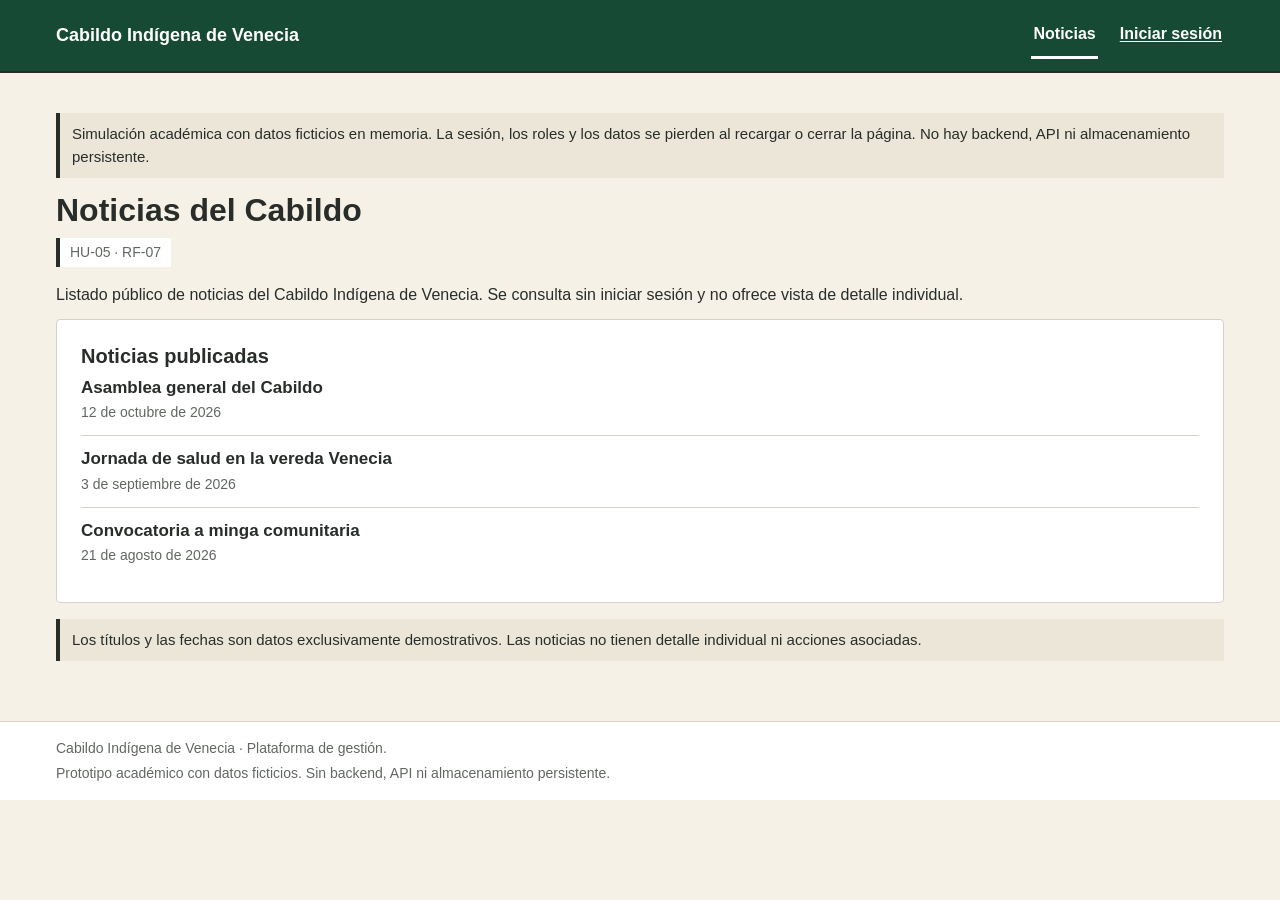
<file: index.html>
<!DOCTYPE html>
<html lang="es">
<head>
  <meta charset="utf-8">
  <meta name="viewport" content="width=device-width, initial-scale=1">
  <title>Noticias del Cabildo — Cabildo Indígena de Venecia</title>
  <meta name="description" content="Plataforma de Gestión del Cabildo Indígena de Venecia. Prototipo académico con datos ficticios, sin backend ni almacenamiento persistente.">
  <link rel="stylesheet" href="styles.css">
</head>
<body>
  <a class="salto-contenido" href="#contenido">Saltar al contenido</a>

  <header class="encabezado-sitio">
    <div class="contenedor encabezado-sitio__interior">
      <div class="identidad-sitio">
        <p class="nombre-sitio">Cabildo Indígena de Venecia</p>
      </div>
      <nav class="menu-principal" aria-label="Navegación principal">
        <ul class="menu-principal__lista" id="menu-principal"></ul>
      </nav>
      <button class="boton-secundario" type="button" id="cerrar-sesion" hidden>Cerrar sesión</button>
    </div>
  </header>

  <main id="contenido" class="contenido-principal">
    <noscript>
      <div class="contenedor">
        <p class="aviso">Esta aplicación necesita JavaScript para mostrar las vistas y permitir la navegación.</p>
      </div>
    </noscript>

    <div class="contenedor">
      <p class="aviso" role="note">Simulación académica con datos ficticios en memoria. La sesión, los roles y los datos se pierden al recargar o cerrar la página. No hay backend, API ni almacenamiento persistente.</p>
      <p class="aviso" id="aviso-ruta" role="status" hidden></p>
    </div>

    <!-- 1. Noticias públicas · #/noticias -->
    <section id="vista-noticias" data-vista="noticias" aria-labelledby="noticias-titulo" hidden>
      <div class="contenedor">
        <h1 class="titulo-pantalla" id="noticias-titulo" tabindex="-1">Noticias del Cabildo</h1>
        <p class="trazabilidad">HU-05 · RF-07</p>

        <p>Listado público de noticias del Cabildo Indígena de Venecia. Se consulta sin iniciar sesión y no ofrece vista de detalle individual.</p>

        <section class="tarjeta" id="noticias-listado" aria-labelledby="noticias-titulo-noticias">
          <h2 class="tarjeta__titulo" id="noticias-titulo-noticias">Noticias publicadas</h2>
          <ul class="lista-noticias" id="noticias-lista"></ul>
        </section>

        <section class="tarjeta" id="noticias-vacio" aria-labelledby="noticias-titulo-vacio" hidden>
          <h2 class="tarjeta__titulo" id="noticias-titulo-vacio">Estado vacío del listado</h2>
          <div class="estado-vacio">
            <p>No hay noticias publicadas.</p>
          </div>
        </section>

        <p class="aviso">Los títulos y las fechas son datos exclusivamente demostrativos. Las noticias no tienen detalle individual ni acciones asociadas.</p>
      </div>
    </section>

    <!-- 2. Iniciar sesión · #/iniciar-sesion -->
    <section id="vista-iniciar-sesion" data-vista="iniciar-sesion" aria-labelledby="iniciar-sesion-titulo" hidden>
      <div class="contenedor contenido-angosto">
        <h1 class="titulo-pantalla" id="iniciar-sesion-titulo" tabindex="-1">Iniciar sesión</h1>
        <p class="trazabilidad">HU-01 · RF-01, RF-02</p>

        <p>Acceso al área autenticada con correo y contraseña. Las cuentas son ficticias y no existe registro público ni recuperación de contraseña.</p>

        <section class="tarjeta" aria-labelledby="iniciar-sesion-form-titulo">
          <h2 class="tarjeta__titulo" id="iniciar-sesion-form-titulo">Datos de acceso</h2>
          <form class="formulario" id="iniciar-sesion-formulario" novalidate>
            <div class="campo">
              <label class="campo__etiqueta" for="iniciar-sesion-correo">Correo electrónico</label>
              <input class="campo__control" id="iniciar-sesion-correo" type="email" autocomplete="username" placeholder="nombre@ejemplo.com" aria-describedby="iniciar-sesion-error-correo">
              <p class="mensaje-error" id="iniciar-sesion-error-correo" hidden>Ingrese su correo electrónico.</p>
            </div>

            <div class="campo">
              <label class="campo__etiqueta" for="iniciar-sesion-contrasena">Contraseña</label>
              <input class="campo__control" id="iniciar-sesion-contrasena" type="password" autocomplete="current-password" aria-describedby="iniciar-sesion-error-contrasena">
              <p class="mensaje-error" id="iniciar-sesion-error-contrasena" hidden>Ingrese su contraseña.</p>
            </div>

            <p class="mensaje-error" id="iniciar-sesion-error-general" role="alert" tabindex="-1" hidden></p>

            <p class="aviso">El ingreso es simulado: la sesión vive solo en memoria y se pierde al recargar. Las cuentas son ficticias; no use credenciales reales.</p>

            <div class="acciones">
              <button class="boton-principal" type="submit">Ingresar</button>
            </div>

            <p><a href="#/noticias">Volver a noticias</a></p>
          </form>
        </section>

        <section class="tarjeta" aria-labelledby="iniciar-sesion-credenciales-titulo">
          <h2 class="tarjeta__titulo" id="iniciar-sesion-credenciales-titulo">Cuentas de demostración</h2>
          <p class="aviso">Credenciales ficticias de ejemplo. Las cuentas inactivas o bloqueadas no se muestran y no permiten el ingreso.</p>
          <dl class="resumen" id="iniciar-sesion-credenciales"></dl>
        </section>
      </div>
    </section>

    <!-- 3. Inicio autenticado · #/inicio -->
    <section id="vista-inicio" data-vista="inicio" aria-labelledby="inicio-titulo" hidden>
      <div class="contenedor">
        <h1 class="titulo-pantalla" id="inicio-titulo" tabindex="-1">Área autenticada</h1>
        <p class="trazabilidad">HU-01, HU-02 · RF-02, RF-03</p>

        <p>Punto de entrada de la zona privada. Distribuye hacia las funciones disponibles según el rol del usuario autenticado y no incluye estadísticas, indicadores ni reportes.</p>

        <p class="aviso">Sesión simulada en memoria: al recargar o cerrar la página se pierden la sesión y los cambios. El menú muestra únicamente las opciones del rol activo.</p>

        <section aria-labelledby="inicio-titulo-accesos">
          <h2 class="titulo-seccion" id="inicio-titulo-accesos">Accesos del rol activo</h2>
          <p class="aviso" id="inicio-sesion-resumen"></p>
          <p>Solo se muestra la tarjeta del rol de la sesión. Las demás tarjetas permanecen ocultas y las guardas de ruta aplican los mismos permisos.</p>

          <div class="rejilla">
            <article class="tarjeta tarjeta--rol" data-rol="miembro" aria-labelledby="inicio-rol-miembro">
              <h3 id="inicio-rol-miembro">Miembro</h3>
              <ul class="lista-accesos">
                <li>Inicio</li>
                <li><a href="#/registrar-solicitud">Registrar solicitud</a></li>
                <li><a href="#/mis-solicitudes">Mis solicitudes</a></li>
                <li><a href="#/mis-certificados">Mis certificados</a></li>
                <li><a href="#/noticias">Noticias</a></li>
              </ul>
            </article>

            <article class="tarjeta tarjeta--rol" data-rol="lider" aria-labelledby="inicio-rol-lider">
              <h3 id="inicio-rol-lider">Líder</h3>
              <ul class="lista-accesos">
                <li>Inicio</li>
                <li><a href="#/solicitudes">Todas las solicitudes</a></li>
                <li><a href="#/comuneros">Comuneros</a></li>
                <li><a href="#/crear-cuenta">Crear cuenta</a></li>
                <li><a href="#/noticias">Noticias</a></li>
              </ul>
            </article>

            <article class="tarjeta tarjeta--rol" data-rol="administrador" aria-labelledby="inicio-rol-administrador">
              <h3 id="inicio-rol-administrador">Administrador</h3>
              <ul class="lista-accesos">
                <li>Inicio</li>
                <li><a href="#/solicitudes">Todas las solicitudes</a></li>
                <li><a href="#/comuneros">Comuneros</a></li>
                <li><a href="#/cuentas">Cuentas de usuario</a></li>
                <li><a href="#/noticias">Noticias</a></li>
              </ul>
            </article>
          </div>

          <p class="aviso">La tarjeta visible corresponde al rol de la sesión. El menú, las guardas de ruta y las tablas filtradas usan la misma información de la sesión en memoria.</p>
        </section>

        <section aria-labelledby="inicio-titulo-alcance">
          <h2 class="titulo-seccion" id="inicio-titulo-alcance">Alcance de esta vista</h2>
          <p class="aviso">Sin estadísticas, indicadores ni reportes. Tampoco incluye administración de sesiones ni cambios de estado de las cuentas.</p>
        </section>
      </div>
    </section>

    <!-- 4. Registrar solicitud · #/registrar-solicitud -->
    <section id="vista-registrar-solicitud" data-vista="registrar-solicitud" aria-labelledby="registrar-solicitud-titulo" hidden>
      <div class="contenedor contenido-angosto">
        <h1 class="titulo-pantalla" id="registrar-solicitud-titulo" tabindex="-1">Registrar solicitud</h1>
        <p class="trazabilidad">HU-06 · RF-02, RF-08, RF-09</p>

        <p>El tipo de trámite es obligatorio y las observaciones son opcionales. La solicitud queda asociada al comunero del miembro autenticado.</p>

        <section class="tarjeta" aria-labelledby="registrar-solicitud-form-titulo">
          <h2 class="tarjeta__titulo" id="registrar-solicitud-form-titulo">Datos de la solicitud</h2>
          <form class="formulario" id="registrar-solicitud-formulario" novalidate>
            <div class="campo">
              <label class="campo__etiqueta" for="registrar-solicitud-tipo-tramite">Tipo de trámite</label>
              <input class="campo__control" id="registrar-solicitud-tipo-tramite" type="text" autocomplete="off" aria-describedby="registrar-solicitud-ayuda-tramite registrar-solicitud-error-tramite">
              <p class="campo__ayuda" id="registrar-solicitud-ayuda-tramite">Texto libre. No existe un catálogo de tipos.</p>
              <p class="mensaje-error" id="registrar-solicitud-error-tramite" hidden>Ingrese el tipo de trámite.</p>
            </div>

            <div class="campo">
              <label class="campo__etiqueta" for="registrar-solicitud-observaciones">Observaciones (opcional)</label>
              <textarea class="campo__control area-texto" id="registrar-solicitud-observaciones" rows="4" aria-describedby="registrar-solicitud-ayuda-observaciones"></textarea>
              <p class="campo__ayuda" id="registrar-solicitud-ayuda-observaciones">Puede ampliar la información de la solicitud.</p>
            </div>

            <p class="aviso">La fecha y el estado «pendiente» se asignan automáticamente al registrar. La solicitud se guarda solo en memoria: al recargar la página se descarta y se restaura la semilla de ejemplo.</p>

            <div class="acciones">
              <button class="boton-principal" id="registrar-solicitud-boton" type="submit">Registrar solicitud</button>
            </div>
          </form>
        </section>

        <section class="tarjeta" id="registrar-solicitud-confirmacion" aria-labelledby="registrar-solicitud-titulo-confirmacion" hidden>
          <h2 class="tarjeta__titulo" id="registrar-solicitud-titulo-confirmacion" tabindex="-1">Solicitud registrada</h2>
          <p class="mensaje-exito" role="status">La solicitud se registró correctamente.</p>
          <dl class="resumen">
            <div class="resumen__fila">
              <dt>Tipo de trámite</dt>
              <dd id="registrar-solicitud-resumen-tipo"></dd>
            </div>
            <div class="resumen__fila">
              <dt>Fecha</dt>
              <dd id="registrar-solicitud-resumen-fecha"></dd>
            </div>
            <div class="resumen__fila">
              <dt>Estado</dt>
              <dd id="registrar-solicitud-resumen-estado"></dd>
            </div>
          </dl>
          <p><a href="#/mis-solicitudes">Consultar mis solicitudes</a></p>
        </section>
      </div>
    </section>

    <!-- 5. Mis solicitudes · #/mis-solicitudes -->
    <section id="vista-mis-solicitudes" data-vista="mis-solicitudes" aria-labelledby="mis-solicitudes-titulo" hidden>
      <div class="contenedor">
        <h1 class="titulo-pantalla" id="mis-solicitudes-titulo" tabindex="-1">Mis solicitudes</h1>
        <p class="trazabilidad">HU-07 · RF-09</p>

        <p>Solo las solicitudes del miembro autenticado, con tipo, fecha, estado y observaciones. No hay acciones de edición ni eliminación.</p>

        <section class="tarjeta" id="mis-solicitudes-listado" aria-labelledby="mis-solicitudes-titulo-listado">
          <h2 class="tarjeta__titulo" id="mis-solicitudes-titulo-listado">Solicitudes registradas</h2>

          <table class="tabla-datos" role="table">
            <caption class="tabla-datos__leyenda">Datos de ejemplo con fines demostrativos.</caption>
            <thead role="rowgroup">
              <tr role="row">
                <th scope="col" role="columnheader">Tipo de trámite</th>
                <th scope="col" role="columnheader">Fecha</th>
                <th scope="col" role="columnheader">Estado</th>
                <th scope="col" role="columnheader">Observaciones</th>
              </tr>
            </thead>
            <tbody role="rowgroup" id="mis-solicitudes-cuerpo"></tbody>
          </table>

          <p>Los tipos de trámite son textos libres de ejemplo, no un catálogo oficial ni opciones obligatorias.</p>
          <p><a href="#/registrar-solicitud">Registrar una solicitud</a></p>
        </section>

        <section class="tarjeta" id="mis-solicitudes-vacio" aria-labelledby="mis-solicitudes-titulo-vacio" hidden>
          <h2 class="tarjeta__titulo" id="mis-solicitudes-titulo-vacio">Estado vacío del listado</h2>
          <div class="estado-vacio">
            <p>No tiene solicitudes registradas.</p>
          </div>
        </section>
      </div>
    </section>

    <!-- 6. Mis certificados · #/mis-certificados -->
    <section id="vista-mis-certificados" data-vista="mis-certificados" aria-labelledby="mis-certificados-titulo" hidden>
      <div class="contenedor">
        <h1 class="titulo-pantalla" id="mis-certificados-titulo" tabindex="-1">Mis certificados</h1>
        <p class="trazabilidad">HU-08 · RF-10</p>

        <p>Consulta de solo lectura de los certificados del miembro autenticado. No se abren, descargan, imprimen, generan ni validan individualmente.</p>

        <section class="tarjeta" id="mis-certificados-listado" aria-labelledby="mis-certificados-titulo-listado">
          <h2 class="tarjeta__titulo" id="mis-certificados-titulo-listado">Certificados registrados</h2>

          <table class="tabla-datos" role="table">
            <caption class="tabla-datos__leyenda">Datos de ejemplo con fines demostrativos.</caption>
            <thead role="rowgroup">
              <tr role="row">
                <th scope="col" role="columnheader">Código de validación</th>
                <th scope="col" role="columnheader">Fecha de generación</th>
                <th scope="col" role="columnheader">Estado</th>
                <th scope="col" role="columnheader">Tipo de solicitud</th>
              </tr>
            </thead>
            <tbody role="rowgroup" id="mis-certificados-cuerpo"></tbody>
          </table>

          <p>El tipo de solicitud proviene de la solicitud asociada al certificado; no es un campo propio del certificado. Los códigos son datos de ejemplo.</p>
        </section>

        <section class="tarjeta" id="mis-certificados-vacio" aria-labelledby="mis-certificados-titulo-vacio" hidden>
          <h2 class="tarjeta__titulo" id="mis-certificados-titulo-vacio">Estado vacío del listado</h2>
          <div class="estado-vacio">
            <p>No tiene certificados registrados.</p>
          </div>
        </section>
      </div>
    </section>

    <!-- 7. Todas las solicitudes · #/solicitudes -->
    <section id="vista-solicitudes" data-vista="solicitudes" aria-labelledby="solicitudes-titulo" hidden>
      <div class="contenedor">
        <h1 class="titulo-pantalla" id="solicitudes-titulo" tabindex="-1">Todas las solicitudes</h1>
        <p class="trazabilidad">HU-09 · RF-02, RF-11, RF-12</p>

        <p>Consulta de las solicitudes de todos los comuneros, con comunero, tipo de trámite, fecha, estado y observaciones. El Administrador también puede consultar esta vista y cambiar el estado, según HU-09.</p>

        <section class="tarjeta" id="solicitudes-listado" aria-labelledby="solicitudes-titulo-listado">
          <h2 class="tarjeta__titulo" id="solicitudes-titulo-listado">Solicitudes registradas</h2>

          <table class="tabla-datos" role="table">
            <caption class="tabla-datos__leyenda">Datos de ejemplo con fines demostrativos.</caption>
            <thead role="rowgroup">
              <tr role="row">
                <th scope="col" role="columnheader">Comunero</th>
                <th scope="col" role="columnheader">Trámite y observaciones</th>
                <th scope="col" role="columnheader">Fecha</th>
                <th scope="col" role="columnheader">Estado</th>
                <th scope="col" role="columnheader">Cambiar estado</th>
              </tr>
            </thead>
            <tbody role="rowgroup" id="solicitudes-cuerpo"></tbody>
          </table>

          <p class="aviso">El selector propone un nuevo estado; el cambio se aplica solo al confirmar. No hay edición ni eliminación de solicitudes.</p>
          <p>Estados disponibles: pendiente, en revisión, aprobada, rechazada y completada. No se definen transiciones obligatorias entre ellos.</p>
        </section>

        <section class="tarjeta" id="solicitudes-confirmacion" aria-labelledby="solicitudes-titulo-confirmacion" hidden>
          <h2 class="tarjeta__titulo" id="solicitudes-titulo-confirmacion" tabindex="-1">Confirmación del cambio de estado</h2>
          <p id="solicitudes-confirmacion-pregunta">¿Confirma cambiar el estado de la solicitud?</p>
          <p class="mensaje-exito" id="solicitudes-confirmacion-exito" role="status" tabindex="-1" hidden>Estado actualizado.</p>
          <dl class="resumen">
            <div class="resumen__fila">
              <dt>Estado anterior</dt>
              <dd id="solicitudes-confirmacion-anterior"></dd>
            </div>
            <div class="resumen__fila">
              <dt>Estado actualizado</dt>
              <dd id="solicitudes-confirmacion-nueva"></dd>
            </div>
          </dl>
          <div class="acciones" id="solicitudes-confirmacion-acciones">
            <button class="boton-principal" id="solicitudes-confirmar" type="button">Confirmar</button>
            <button class="boton-secundario" id="solicitudes-cancelar" type="button">Cancelar</button>
          </div>
        </section>

        <section class="tarjeta" id="solicitudes-vacio" aria-labelledby="solicitudes-titulo-vacio" hidden>
          <h2 class="tarjeta__titulo" id="solicitudes-titulo-vacio">Estado vacío del listado</h2>
          <div class="estado-vacio">
            <p>No hay solicitudes registradas.</p>
          </div>
        </section>
      </div>
    </section>

    <!-- 8. Comuneros · #/comuneros -->
    <section id="vista-comuneros" data-vista="comuneros" aria-labelledby="comuneros-titulo" hidden>
      <div class="contenedor">
        <h1 class="titulo-pantalla" id="comuneros-titulo" tabindex="-1">Comuneros</h1>
        <p class="trazabilidad">HU-10 · RF-13</p>

        <p>Registro del censo. Esta vista permite comprobar el resultado del registro de un comunero y no ofrece edición ni eliminación. El Administrador también puede registrar comuneros, según HU-10.</p>

        <section class="tarjeta" id="comuneros-listado" aria-labelledby="comuneros-titulo-listado">
          <h2 class="tarjeta__titulo" id="comuneros-titulo-listado">Comuneros registrados</h2>

          <table class="tabla-datos" role="table">
            <caption class="tabla-datos__leyenda">Datos de ejemplo con fines demostrativos.</caption>
            <thead role="rowgroup">
              <tr role="row">
                <th scope="col" role="columnheader">Documento</th>
                <th scope="col" role="columnheader">Comunero</th>
                <th scope="col" role="columnheader">Sexo</th>
                <th scope="col" role="columnheader">Familia</th>
                <th scope="col" role="columnheader">Teléfono</th>
              </tr>
            </thead>
            <tbody role="rowgroup" id="comuneros-cuerpo"></tbody>
          </table>

          <p class="aviso">La familia es opcional: si se asigna una, debe existir previamente. Las familias de ejemplo son datos demostrativos y no se crean ni se editan desde esta vista.</p>

          <p><a class="boton-principal" href="#/registrar-comunero">Registrar comunero</a></p>
          <p class="campo__ayuda">El registro se realiza en dos pasos: datos del comunero y ficha censal. Solo al completar ambos pasos y confirmar, el comunero aparecería en este listado.</p>
        </section>

        <section class="tarjeta" id="comuneros-vacio" aria-labelledby="comuneros-titulo-vacio" hidden>
          <h2 class="tarjeta__titulo" id="comuneros-titulo-vacio">Estado vacío del listado</h2>
          <div class="estado-vacio">
            <p>No hay comuneros registrados.</p>
          </div>
        </section>
      </div>
    </section>

    <!-- 9. Registrar comunero · #/registrar-comunero -->
    <section id="vista-registrar-comunero" data-vista="registrar-comunero" aria-labelledby="registrar-comunero-titulo" hidden>
      <div class="contenedor contenido-angosto">
        <h1 class="titulo-pantalla" id="registrar-comunero-titulo" tabindex="-1">Registrar comunero</h1>
        <p class="trazabilidad">HU-10 · RF-13</p>

        <ol class="pasos" aria-label="Pasos del registro del comunero">
          <li class="pasos__item pasos__item--actual" aria-current="step"><span class="pasos__numero">1</span> Datos del comunero (paso actual)</li>
          <li class="pasos__item"><span class="pasos__numero">2</span> Ficha censal</li>
        </ol>

        <p>El registro se compone de dos pasos consecutivos. Documento, nombres, apellidos, fecha de nacimiento y sexo son obligatorios; el teléfono y la familia son opcionales. El Administrador también puede registrar comuneros, según HU-10.</p>

        <p class="aviso">El comunero no se guarda ni aparece en el listado hasta completar la ficha censal del paso 2 y confirmar el registro. En este bloque no se guarda ningún borrador y «Continuar» permanece deshabilitado: la ficha censal se habilitará en el Bloque 4.</p>

        <section class="tarjeta" aria-labelledby="registrar-comunero-form-titulo">
          <h2 class="tarjeta__titulo" id="registrar-comunero-form-titulo">Paso 1 · Datos del comunero</h2>
          <form class="formulario" novalidate>
            <div class="campo">
              <label class="campo__etiqueta" for="registrar-comunero-documento">Documento</label>
              <input class="campo__control" id="registrar-comunero-documento" type="text" autocomplete="off" aria-describedby="registrar-comunero-ayuda-documento registrar-comunero-error-documento">
              <p class="campo__ayuda" id="registrar-comunero-ayuda-documento">Debe ser único: no puede repetirse en otro comunero.</p>
              <p class="mensaje-error" id="registrar-comunero-error-documento" hidden>El documento ya está registrado para otro comunero.</p>
            </div>

            <div class="campo">
              <label class="campo__etiqueta" for="registrar-comunero-nombres">Nombres</label>
              <input class="campo__control" id="registrar-comunero-nombres" type="text" autocomplete="off" aria-describedby="registrar-comunero-error-nombres">
              <p class="mensaje-error" id="registrar-comunero-error-nombres" hidden>Ingrese los nombres del comunero.</p>
            </div>

            <div class="campo">
              <label class="campo__etiqueta" for="registrar-comunero-apellidos">Apellidos</label>
              <input class="campo__control" id="registrar-comunero-apellidos" type="text" autocomplete="off">
            </div>

            <div class="campo">
              <label class="campo__etiqueta" for="registrar-comunero-fecha-nacimiento">Fecha de nacimiento</label>
              <input class="campo__control" id="registrar-comunero-fecha-nacimiento" type="date">
            </div>

            <div class="campo">
              <label class="campo__etiqueta" for="registrar-comunero-sexo">Sexo</label>
              <select class="campo__control" id="registrar-comunero-sexo" aria-describedby="registrar-comunero-ayuda-sexo">
                <option value="" selected>Seleccione una opción</option>
                <option value="femenino">Femenino</option>
                <option value="masculino">Masculino</option>
                <option value="otro">Otro</option>
                <option value="no especifica">No especifica</option>
              </select>
              <p class="campo__ayuda" id="registrar-comunero-ayuda-sexo">Valores de referencia del esquema documental.</p>
            </div>

            <div class="campo">
              <label class="campo__etiqueta" for="registrar-comunero-telefono">Teléfono (opcional)</label>
              <input class="campo__control" id="registrar-comunero-telefono" type="tel" autocomplete="off">
            </div>

            <div class="campo">
              <label class="campo__etiqueta" for="registrar-comunero-familia">Familia (opcional)</label>
              <select class="campo__control" id="registrar-comunero-familia" aria-describedby="registrar-comunero-ayuda-familia">
                <option value="" selected>Sin familia asignada</option>
              </select>
              <p class="campo__ayuda" id="registrar-comunero-ayuda-familia">Solo familias existentes. No se crean ni se editan familias desde la plataforma. Las familias listadas son datos de ejemplo.</p>
            </div>

            <p class="aviso">Este registro no crea una cuenta de acceso: la creación de cuentas corresponde a otra función. Los campos no validan ni guardan los datos en este bloque.</p>

            <p class="aviso">Función pendiente para el Bloque 4: el paso 2 y la validación del borrador censal todavía no están implementados. No es posible avanzar a una ficha ficticia.</p>

            <div class="acciones">
              <button class="boton-principal" type="button" disabled>Continuar a la ficha censal</button>
              <a class="boton-secundario" href="#/comuneros">Cancelar</a>
            </div>
          </form>
        </section>
      </div>
    </section>

    <!-- 10. Ficha censal · #/ficha-censal -->
    <section id="vista-ficha-censal" data-vista="ficha-censal" aria-labelledby="ficha-censal-titulo" hidden>
      <div class="contenedor contenido-angosto">
        <h1 class="titulo-pantalla" id="ficha-censal-titulo" tabindex="-1">Ficha censal</h1>
        <p class="trazabilidad">HU-10 · RF-14</p>

        <ol class="pasos" aria-label="Pasos del registro del comunero">
          <li class="pasos__item pasos__item--completado"><span class="pasos__numero">1</span> Datos del comunero (completado)</li>
          <li class="pasos__item pasos__item--actual" aria-current="step"><span class="pasos__numero">2</span> Ficha censal (paso actual)</li>
        </ol>

        <p>Segundo y último paso del registro. La ficha censal queda asociada al comunero del paso 1 y no es un módulo independiente del menú. El Administrador también puede registrar comuneros, según HU-10.</p>

        <section class="tarjeta" aria-labelledby="ficha-censal-titulo-resumen">
          <h2 class="tarjeta__titulo" id="ficha-censal-titulo-resumen">Comunero del paso 1</h2>
          <p class="aviso">Datos ficticios de ejemplo: en el Bloque 1 no existe un borrador guardado, así que estos valores no provienen de un formulario completado.</p>

          <dl class="resumen">
            <div class="resumen__fila">
              <dt>Documento</dt>
              <dd>1.045.223.111</dd>
            </div>
            <div class="resumen__fila">
              <dt>Nombres</dt>
              <dd>Ana</dd>
            </div>
            <div class="resumen__fila">
              <dt>Apellidos</dt>
              <dd>Benavides</dd>
            </div>
            <div class="resumen__fila">
              <dt>Fecha de nacimiento</dt>
              <dd>12 de marzo de 1990</dd>
            </div>
            <div class="resumen__fila">
              <dt>Sexo</dt>
              <dd>Femenino</dd>
            </div>
            <div class="resumen__fila">
              <dt>Teléfono</dt>
              <dd>300 123 4567</dd>
            </div>
            <div class="resumen__fila">
              <dt>Familia</dt>
              <dd>Familia Amaru</dd>
            </div>
          </dl>
        </section>

        <section class="tarjeta" aria-labelledby="ficha-censal-form-titulo">
          <h2 class="tarjeta__titulo" id="ficha-censal-form-titulo">Paso 2 · Ficha censal</h2>
          <form class="formulario" novalidate>
            <div class="campo">
              <label class="campo__etiqueta" for="ficha-censal-nivel-educativo">Nivel educativo</label>
              <input class="campo__control" id="ficha-censal-nivel-educativo" type="text" autocomplete="off" aria-describedby="ficha-censal-ayuda-nivel">
              <p class="campo__ayuda" id="ficha-censal-ayuda-nivel">Texto libre. No hay un catálogo de niveles definido en los requisitos.</p>
            </div>

            <div class="campo">
              <label class="campo__etiqueta" for="ficha-censal-ocupacion">Ocupación</label>
              <input class="campo__control" id="ficha-censal-ocupacion" type="text" autocomplete="off" aria-describedby="ficha-censal-ayuda-ocupacion">
              <p class="campo__ayuda" id="ficha-censal-ayuda-ocupacion">Texto libre.</p>
            </div>

            <div class="campo">
              <label class="campo__etiqueta" for="ficha-censal-observaciones">Observaciones (opcional)</label>
              <textarea class="campo__control area-texto" id="ficha-censal-observaciones" rows="4"></textarea>
            </div>

            <div class="campo">
              <p class="campo__etiqueta">Fecha de registro</p>
              <p class="campo__ayuda">Se asigna automáticamente al confirmar el registro. No es un campo editable.</p>
            </div>

            <p class="aviso">El comunero se incorporará al listado solo cuando el proceso sea funcional y se confirme el registro. La ficha censal se habilitará en el Bloque 4: confirmar no guarda datos y cancelar no modifica el listado.</p>

            <div class="acciones">
              <button class="boton-principal" type="button" data-pendiente="bloque-4">Confirmar registro completo</button>
              <a class="boton-secundario" href="#/registrar-comunero">Volver al paso 1</a>
              <a class="boton-secundario" href="#/comuneros">Cancelar</a>
            </div>
          </form>
        </section>

        <section class="tarjeta" id="ficha-censal-confirmacion" aria-labelledby="ficha-censal-titulo-confirmacion" hidden>
          <h2 class="tarjeta__titulo" id="ficha-censal-titulo-confirmacion">Confirmación del registro</h2>
          <p class="mensaje-exito" role="status">Comunero registrado.</p>
          <dl class="resumen">
            <div class="resumen__fila">
              <dt>Comunero</dt>
              <dd>Ana Benavides</dd>
            </div>
            <div class="resumen__fila">
              <dt>Documento</dt>
              <dd>1.045.223.111</dd>
            </div>
            <div class="resumen__fila">
              <dt>Ficha censal</dt>
              <dd>Asociada al comunero registrado</dd>
            </div>
          </dl>
        </section>
      </div>
    </section>

    <!-- 11. Crear cuenta de acceso · #/crear-cuenta -->
    <section id="vista-crear-cuenta" data-vista="crear-cuenta" aria-labelledby="crear-cuenta-titulo" hidden>
      <div class="contenedor contenido-angosto">
        <h1 class="titulo-pantalla" id="crear-cuenta-titulo" tabindex="-1">Crear cuenta de acceso</h1>
        <p class="trazabilidad">HU-03 · RF-04</p>

        <p>El Líder crea la cuenta de un comunero ya registrado que todavía no tenga una. El rol Miembro se asigna automáticamente y no existe registro público ni recuperación de contraseña.</p>

        <p class="aviso">El rol no se elige: la cuenta se crea siempre como Miembro. La creación de cuentas se habilitará en el Bloque 3.</p>

        <section class="tarjeta" id="crear-cuenta-formulario" aria-labelledby="crear-cuenta-form-titulo">
          <h2 class="tarjeta__titulo" id="crear-cuenta-form-titulo">Datos de la cuenta</h2>
          <form class="formulario" novalidate>
            <div class="campo">
              <label class="campo__etiqueta" for="crear-cuenta-comunero">Comunero</label>
              <select class="campo__control" id="crear-cuenta-comunero" aria-describedby="crear-cuenta-ayuda-comunero crear-cuenta-error-comunero">
                <option value="" selected>Seleccione un comunero</option>
              </select>
              <p class="campo__ayuda" id="crear-cuenta-ayuda-comunero">Solo aparecen comuneros registrados que aún no tienen cuenta. Los datos son de ejemplo.</p>
              <p class="mensaje-error" id="crear-cuenta-error-comunero" hidden>Este comunero ya tiene una cuenta de acceso. Seleccione un comunero sin cuenta.</p>
            </div>

            <div class="campo">
              <label class="campo__etiqueta" for="crear-cuenta-correo">Correo electrónico</label>
              <input class="campo__control" id="crear-cuenta-correo" type="email" autocomplete="off" aria-describedby="crear-cuenta-ayuda-correo crear-cuenta-error-formato crear-cuenta-error-repetido">
              <p class="campo__ayuda" id="crear-cuenta-ayuda-correo">Debe tener formato de correo y no estar asociado a otra cuenta. Ejemplo: nombre@ejemplo.com.</p>
              <p class="mensaje-error" id="crear-cuenta-error-formato" hidden>Ingrese un correo con formato válido, por ejemplo nombre@ejemplo.com.</p>
              <p class="mensaje-error" id="crear-cuenta-error-repetido" hidden>Ese correo ya está asociado a otra cuenta.</p>
            </div>

            <div class="campo">
              <label class="campo__etiqueta" for="crear-cuenta-contrasena">Contraseña</label>
              <input class="campo__control" id="crear-cuenta-contrasena" type="password" autocomplete="new-password" aria-describedby="crear-cuenta-ayuda-contrasena">
              <p class="campo__ayuda" id="crear-cuenta-ayuda-contrasena">Credencial ficticia: no se valida ni se almacena.</p>
            </div>

            <div class="campo">
              <p class="campo__etiqueta">Rol asignado automáticamente</p>
              <p><span class="etiqueta-rol">Miembro</span></p>
              <p class="campo__ayuda">No existe un selector de rol en esta vista.</p>
            </div>

            <p class="aviso">Función pendiente para el Bloque 3: este control no crea la cuenta ni guarda los datos. La confirmación permanece oculta hasta que el registro sea funcional.</p>

            <div class="acciones">
              <button class="boton-principal" type="button" data-pendiente="bloque-3">Crear cuenta</button>
              <a class="boton-secundario" href="#/comuneros">Volver a comuneros</a>
            </div>
          </form>
        </section>

        <section class="tarjeta" id="crear-cuenta-confirmacion" aria-labelledby="crear-cuenta-titulo-confirmacion" hidden>
          <h2 class="tarjeta__titulo" id="crear-cuenta-titulo-confirmacion">Cuenta creada</h2>
          <p class="mensaje-exito" role="status">Cuenta creada.</p>
          <dl class="resumen">
            <div class="resumen__fila">
              <dt>Comunero</dt>
              <dd>Ana Benavides</dd>
            </div>
            <div class="resumen__fila">
              <dt>Correo</dt>
              <dd>ana@cabildo.ejemplo</dd>
            </div>
            <div class="resumen__fila">
              <dt>Rol</dt>
              <dd><span class="etiqueta-rol">Miembro</span></dd>
            </div>
          </dl>
        </section>

        <section class="tarjeta" id="crear-cuenta-vacio" aria-labelledby="crear-cuenta-titulo-vacio" hidden>
          <h2 class="tarjeta__titulo" id="crear-cuenta-titulo-vacio">Sin comuneros disponibles</h2>
          <div class="estado-vacio">
            <p>No hay comuneros registrados sin cuenta.</p>
          </div>
        </section>
      </div>
    </section>

    <!-- 12. Cuentas de usuario · #/cuentas -->
    <section id="vista-cuentas" data-vista="cuentas" aria-labelledby="cuentas-titulo" hidden>
      <div class="contenedor">
        <h1 class="titulo-pantalla" id="cuentas-titulo" tabindex="-1">Cuentas de usuario</h1>
        <p class="trazabilidad">HU-04 · RF-05, RF-06</p>

        <p>Consulta de las cuentas con su correo, rol y estado. Solo el Administrador cambia roles; el Líder no accede a esta vista ni puede asignarlos. No se activan, desactivan ni bloquean cuentas.</p>

        <section class="tarjeta" id="cuentas-listado" aria-labelledby="cuentas-titulo-listado">
          <h2 class="tarjeta__titulo" id="cuentas-titulo-listado">Cuentas registradas</h2>

          <table class="tabla-datos" role="table">
            <caption class="tabla-datos__leyenda">Datos de ejemplo con fines demostrativos.</caption>
            <thead role="rowgroup">
              <tr role="row">
                <th scope="col" role="columnheader">Correo</th>
                <th scope="col" role="columnheader">Rol</th>
                <th scope="col" role="columnheader">Estado</th>
                <th scope="col" role="columnheader">Cambiar rol</th>
              </tr>
            </thead>
            <tbody role="rowgroup" id="cuentas-cuerpo"></tbody>
          </table>

          <p class="aviso">El selector propone un nuevo rol; el cambio se aplica solo al confirmar. El estado de las cuentas es informativo y no se modifica desde esta vista.</p>
          <p>Roles disponibles: Administrador, Líder y Miembro. El Líder no puede asignar ni cambiar roles. La fila del propio Administrador no ofrece selector.</p>
        </section>

        <section class="tarjeta" id="cuentas-confirmacion" aria-labelledby="cuentas-titulo-confirmacion" hidden>
          <h2 class="tarjeta__titulo" id="cuentas-titulo-confirmacion" tabindex="-1">Confirmación del cambio de rol</h2>
          <p id="cuentas-confirmacion-pregunta">¿Confirma cambiar el rol de la cuenta?</p>
          <p class="mensaje-exito" id="cuentas-confirmacion-exito" role="status" tabindex="-1" hidden>Rol actualizado.</p>
          <dl class="resumen">
            <div class="resumen__fila">
              <dt>Rol anterior</dt>
              <dd id="cuentas-confirmacion-anterior"></dd>
            </div>
            <div class="resumen__fila">
              <dt>Rol actualizado</dt>
              <dd id="cuentas-confirmacion-nueva"></dd>
            </div>
          </dl>
          <div class="acciones" id="cuentas-confirmacion-acciones">
            <button class="boton-principal" id="cuentas-confirmar" type="button">Confirmar</button>
            <button class="boton-secundario" id="cuentas-cancelar" type="button">Cancelar</button>
          </div>
        </section>

        <section class="tarjeta" id="cuentas-vacio" aria-labelledby="cuentas-titulo-vacio" hidden>
          <h2 class="tarjeta__titulo" id="cuentas-titulo-vacio">Estado vacío del listado</h2>
          <div class="estado-vacio">
            <p>No hay cuentas registradas.</p>
          </div>
        </section>
      </div>
    </section>
  </main>

  <footer class="pie-sitio">
    <div class="contenedor">
      <p>Cabildo Indígena de Venecia · Plataforma de gestión.</p>
      <p>Prototipo académico con datos ficticios. Sin backend, API ni almacenamiento persistente.</p>
    </div>
  </footer>

  <script src="js/rutas.js"></script>
  <script src="js/datos.js"></script>
  <script src="js/estado.js"></script>
  <script src="js/sesion.js"></script>
  <script src="js/vistas.js"></script>
  <script src="js/navegacion.js"></script>
</body>
</html>
</file>
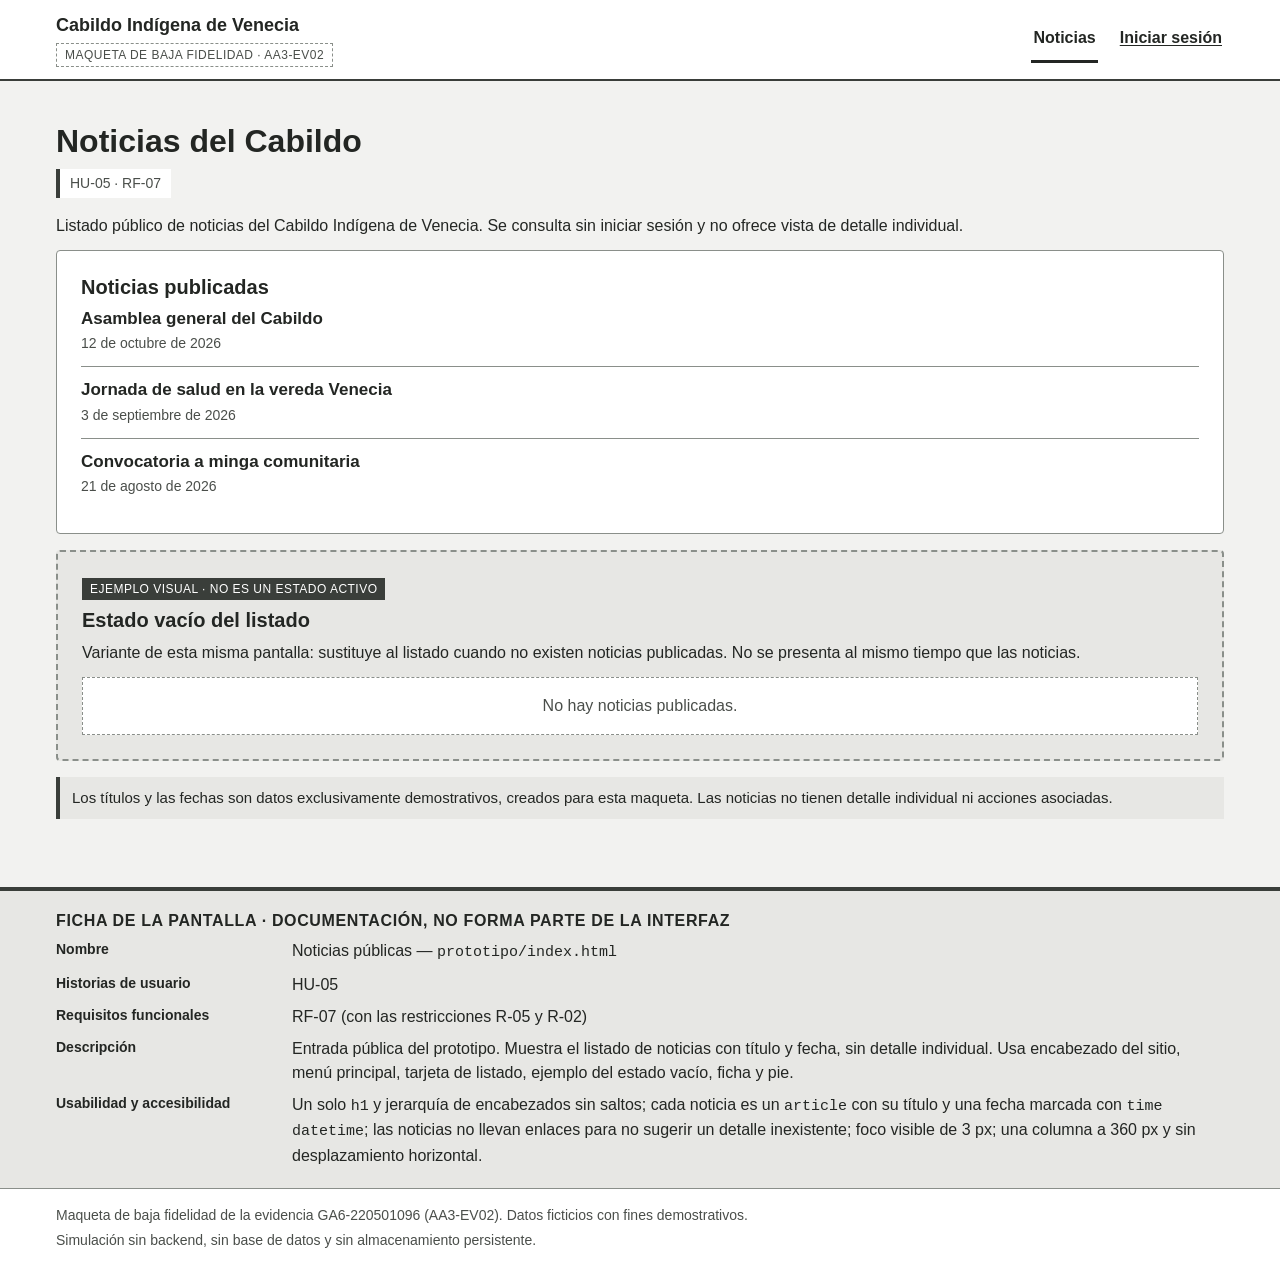
<file: prototipo/index.html>
<!DOCTYPE html>
<html lang="es">
<head>
  <meta charset="utf-8">
  <meta name="viewport" content="width=device-width, initial-scale=1">
  <title>Noticias del Cabildo — Maqueta AA3-EV02</title>
  <link rel="stylesheet" href="../styles.css">
</head>
<body class="baja-fidelidad">
  <a class="salto-contenido" href="#contenido">Saltar al contenido</a>

  <header class="encabezado-sitio">
    <div class="contenedor encabezado-sitio__interior">
      <div class="identidad-sitio">
        <p class="nombre-sitio">Cabildo Indígena de Venecia</p>
        <p class="sello-mockup">Maqueta de baja fidelidad · AA3-EV02</p>
      </div>
      <nav class="menu-principal" aria-label="Navegación principal">
        <ul class="menu-principal__lista">
          <li><a class="menu-principal__enlace" href="index.html" aria-current="page">Noticias</a></li>
          <li><a class="menu-principal__enlace" href="iniciar-sesion.html">Iniciar sesión</a></li>
        </ul>
      </nav>
    </div>
  </header>

  <main id="contenido" class="contenido-principal">
    <div class="contenedor">
      <h1 class="titulo-pantalla">Noticias del Cabildo</h1>
      <p class="trazabilidad">HU-05 · RF-07</p>

      <p>Listado público de noticias del Cabildo Indígena de Venecia. Se consulta sin iniciar sesión y no ofrece vista de detalle individual.</p>

      <section class="tarjeta" aria-labelledby="titulo-noticias">
        <h2 class="tarjeta__titulo" id="titulo-noticias">Noticias publicadas</h2>
        <ul class="lista-noticias">
          <li class="noticia">
            <article>
              <h3 class="noticia__titulo">Asamblea general del Cabildo</h3>
              <p class="noticia__fecha"><time datetime="2026-10-12">12 de octubre de 2026</time></p>
            </article>
          </li>
          <li class="noticia">
            <article>
              <h3 class="noticia__titulo">Jornada de salud en la vereda Venecia</h3>
              <p class="noticia__fecha"><time datetime="2026-09-03">3 de septiembre de 2026</time></p>
            </article>
          </li>
          <li class="noticia">
            <article>
              <h3 class="noticia__titulo">Convocatoria a minga comunitaria</h3>
              <p class="noticia__fecha"><time datetime="2026-08-21">21 de agosto de 2026</time></p>
            </article>
          </li>
        </ul>
      </section>

      <section class="ejemplo-visual" aria-labelledby="titulo-vacio">
        <p class="etiqueta-ejemplo">Ejemplo visual · no es un estado activo</p>
        <h2 class="tarjeta__titulo" id="titulo-vacio">Estado vacío del listado</h2>
        <p>Variante de esta misma pantalla: sustituye al listado cuando no existen noticias publicadas. No se presenta al mismo tiempo que las noticias.</p>
        <div class="estado-vacio">
          <p>No hay noticias publicadas.</p>
        </div>
      </section>

      <p class="aviso">Los títulos y las fechas son datos exclusivamente demostrativos, creados para esta maqueta. Las noticias no tienen detalle individual ni acciones asociadas.</p>
    </div>
  </main>

  <aside class="ficha-mockup" aria-labelledby="ficha-titulo">
    <div class="contenedor">
      <h2 class="ficha-mockup__titulo" id="ficha-titulo">Ficha de la pantalla · documentación, no forma parte de la interfaz</h2>
      <dl class="ficha-mockup__lista">
        <div class="ficha-mockup__fila">
          <dt>Nombre</dt>
          <dd>Noticias públicas — <code>prototipo/index.html</code></dd>
        </div>
        <div class="ficha-mockup__fila">
          <dt>Historias de usuario</dt>
          <dd>HU-05</dd>
        </div>
        <div class="ficha-mockup__fila">
          <dt>Requisitos funcionales</dt>
          <dd>RF-07 (con las restricciones R-05 y R-02)</dd>
        </div>
        <div class="ficha-mockup__fila">
          <dt>Descripción</dt>
          <dd>Entrada pública del prototipo. Muestra el listado de noticias con título y fecha, sin detalle individual. Usa encabezado del sitio, menú principal, tarjeta de listado, ejemplo del estado vacío, ficha y pie.</dd>
        </div>
        <div class="ficha-mockup__fila">
          <dt>Usabilidad y accesibilidad</dt>
          <dd>Un solo <code>h1</code> y jerarquía de encabezados sin saltos; cada noticia es un <code>article</code> con su título y una fecha marcada con <code>time datetime</code>; las noticias no llevan enlaces para no sugerir un detalle inexistente; foco visible de 3 px; una columna a 360 px y sin desplazamiento horizontal.</dd>
        </div>
      </dl>
    </div>
  </aside>

  <footer class="pie-sitio">
    <div class="contenedor">
      <p>Maqueta de baja fidelidad de la evidencia GA6-220501096 (AA3-EV02). Datos ficticios con fines demostrativos.</p>
      <p>Simulación sin backend, sin base de datos y sin almacenamiento persistente.</p>
    </div>
  </footer>
</body>
</html>
</file>
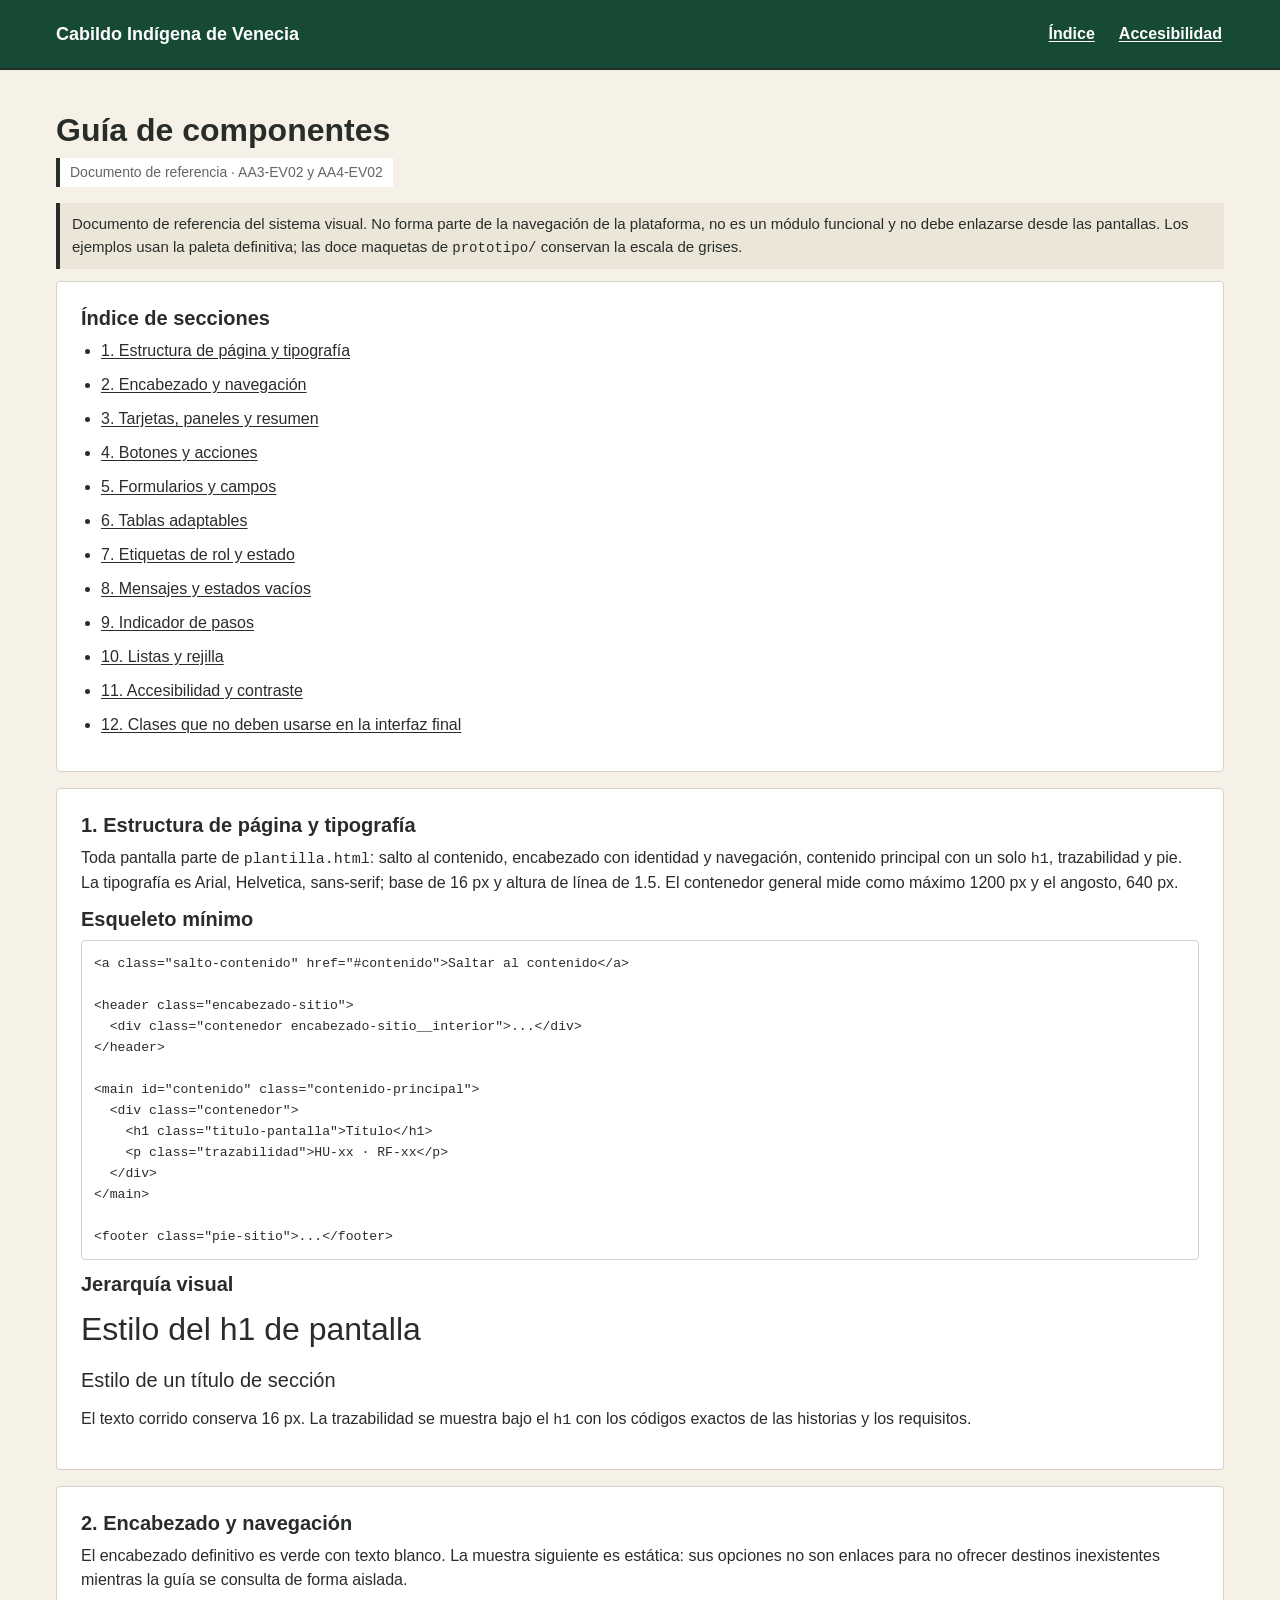
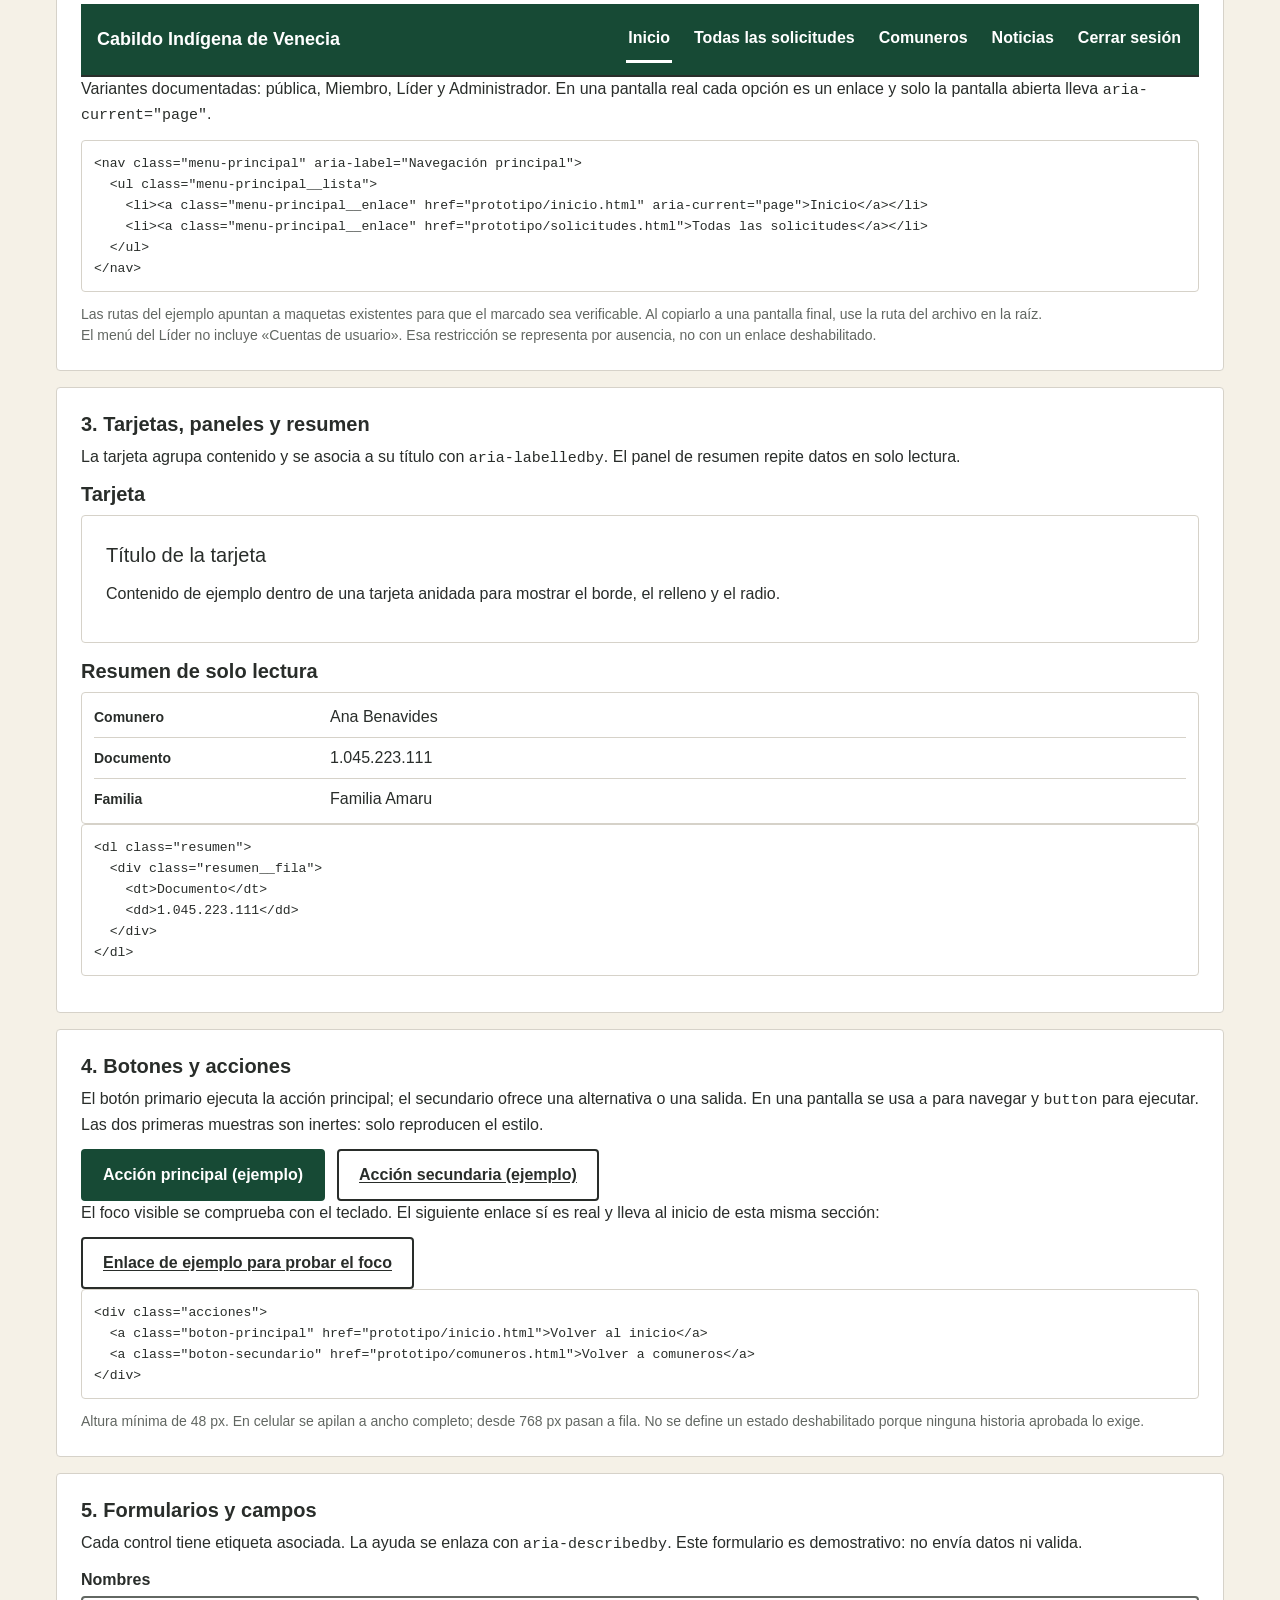
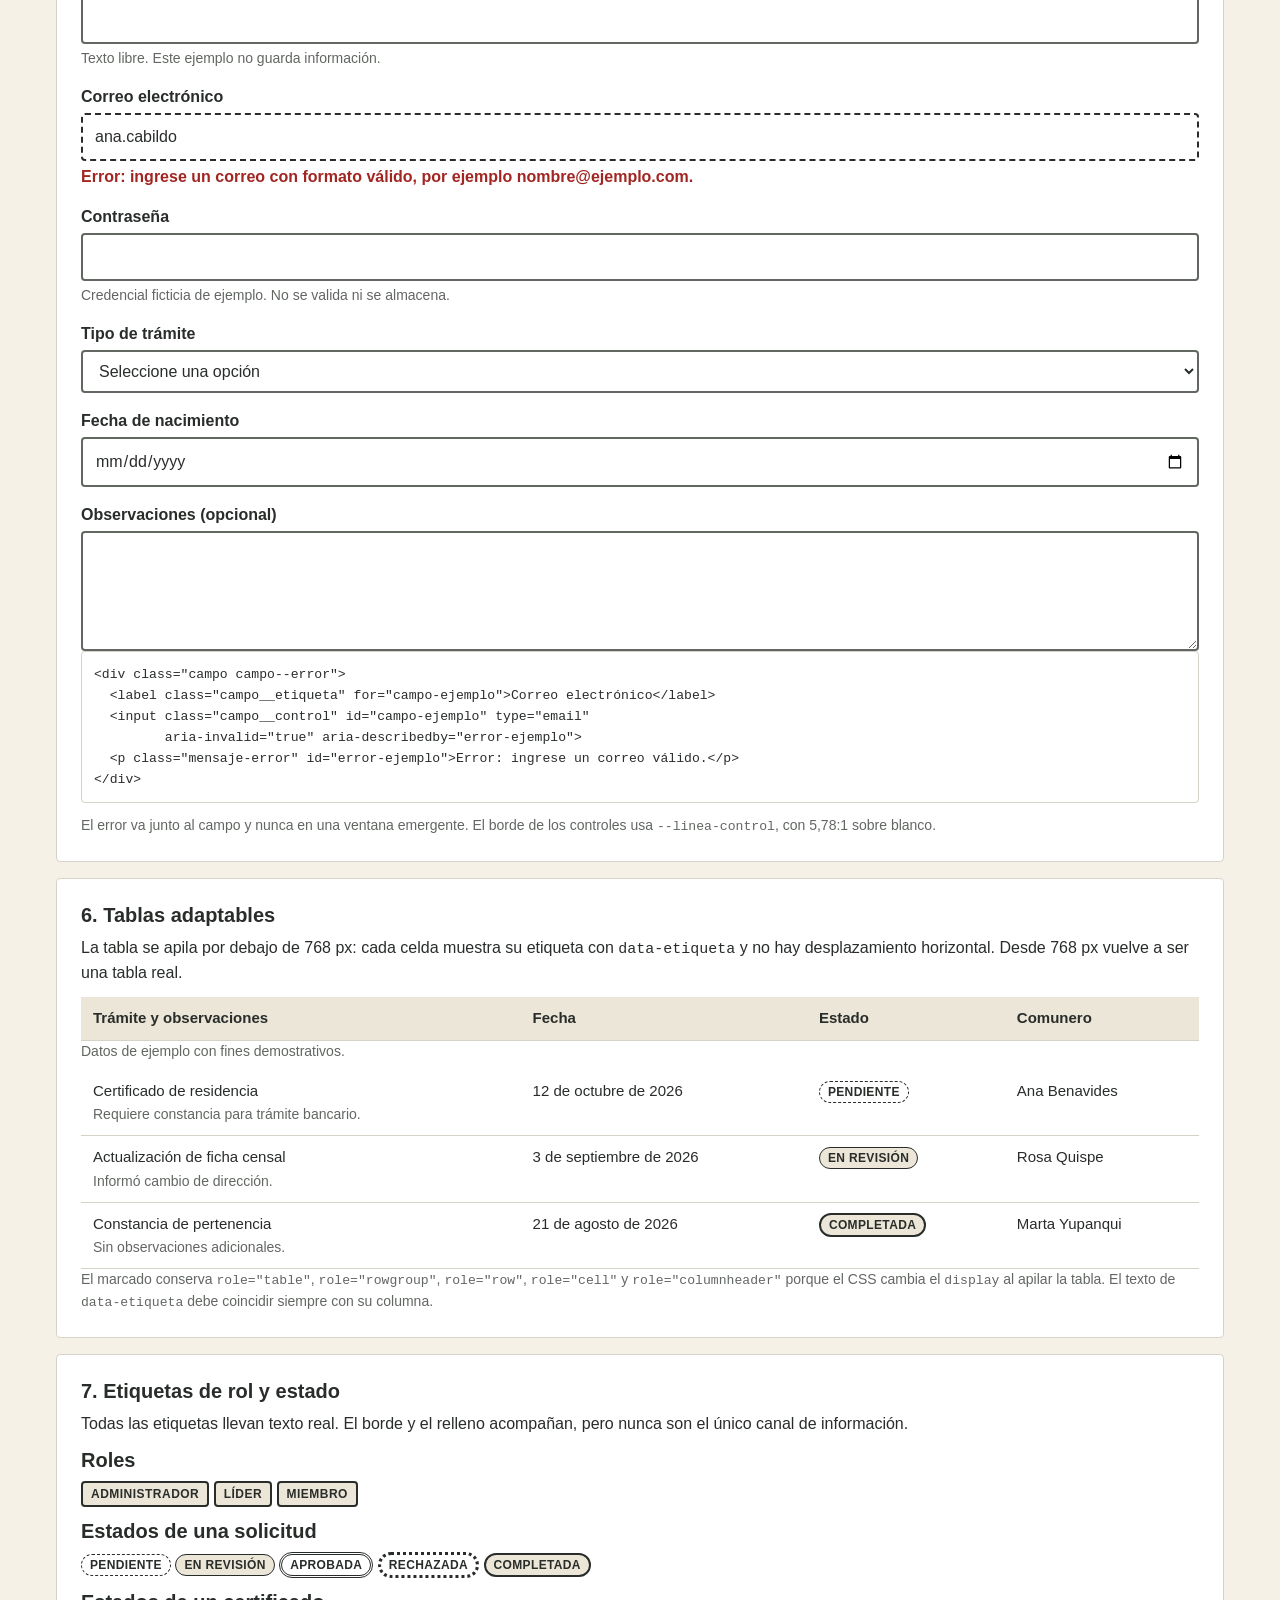
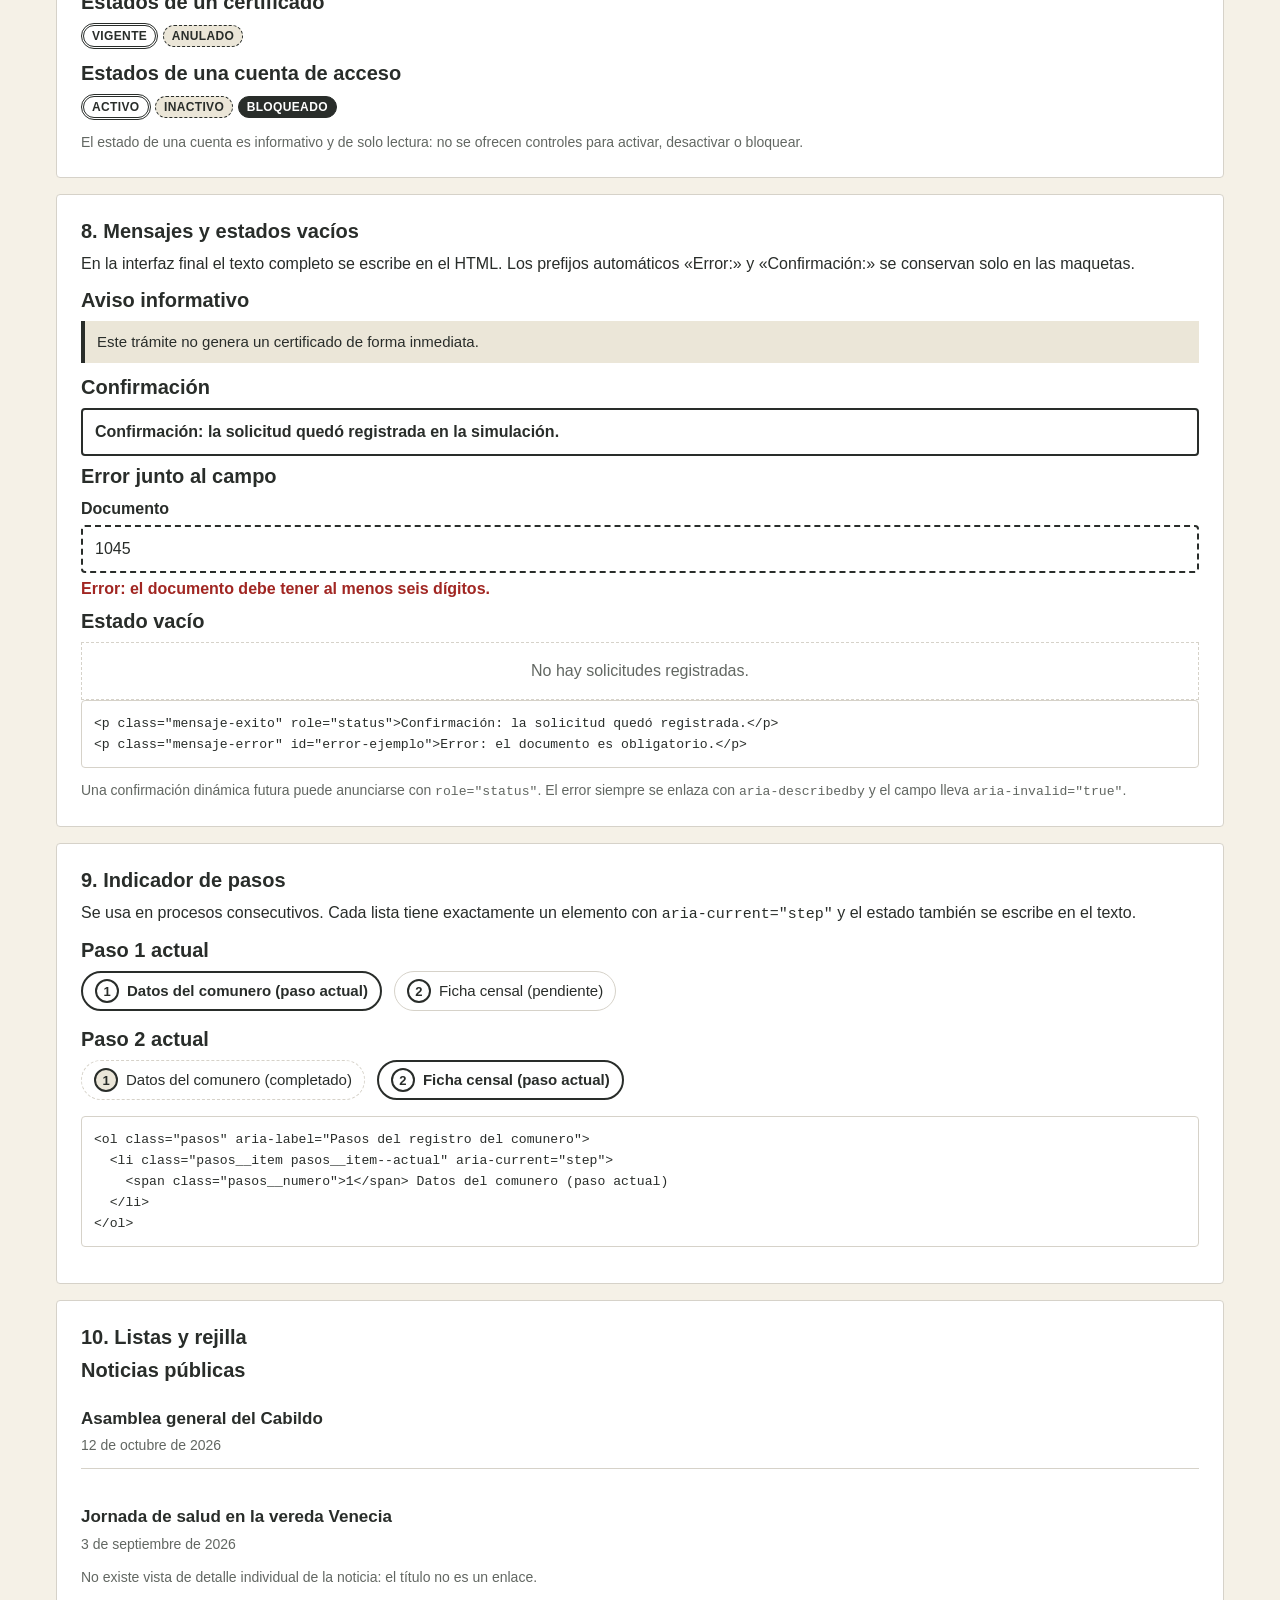
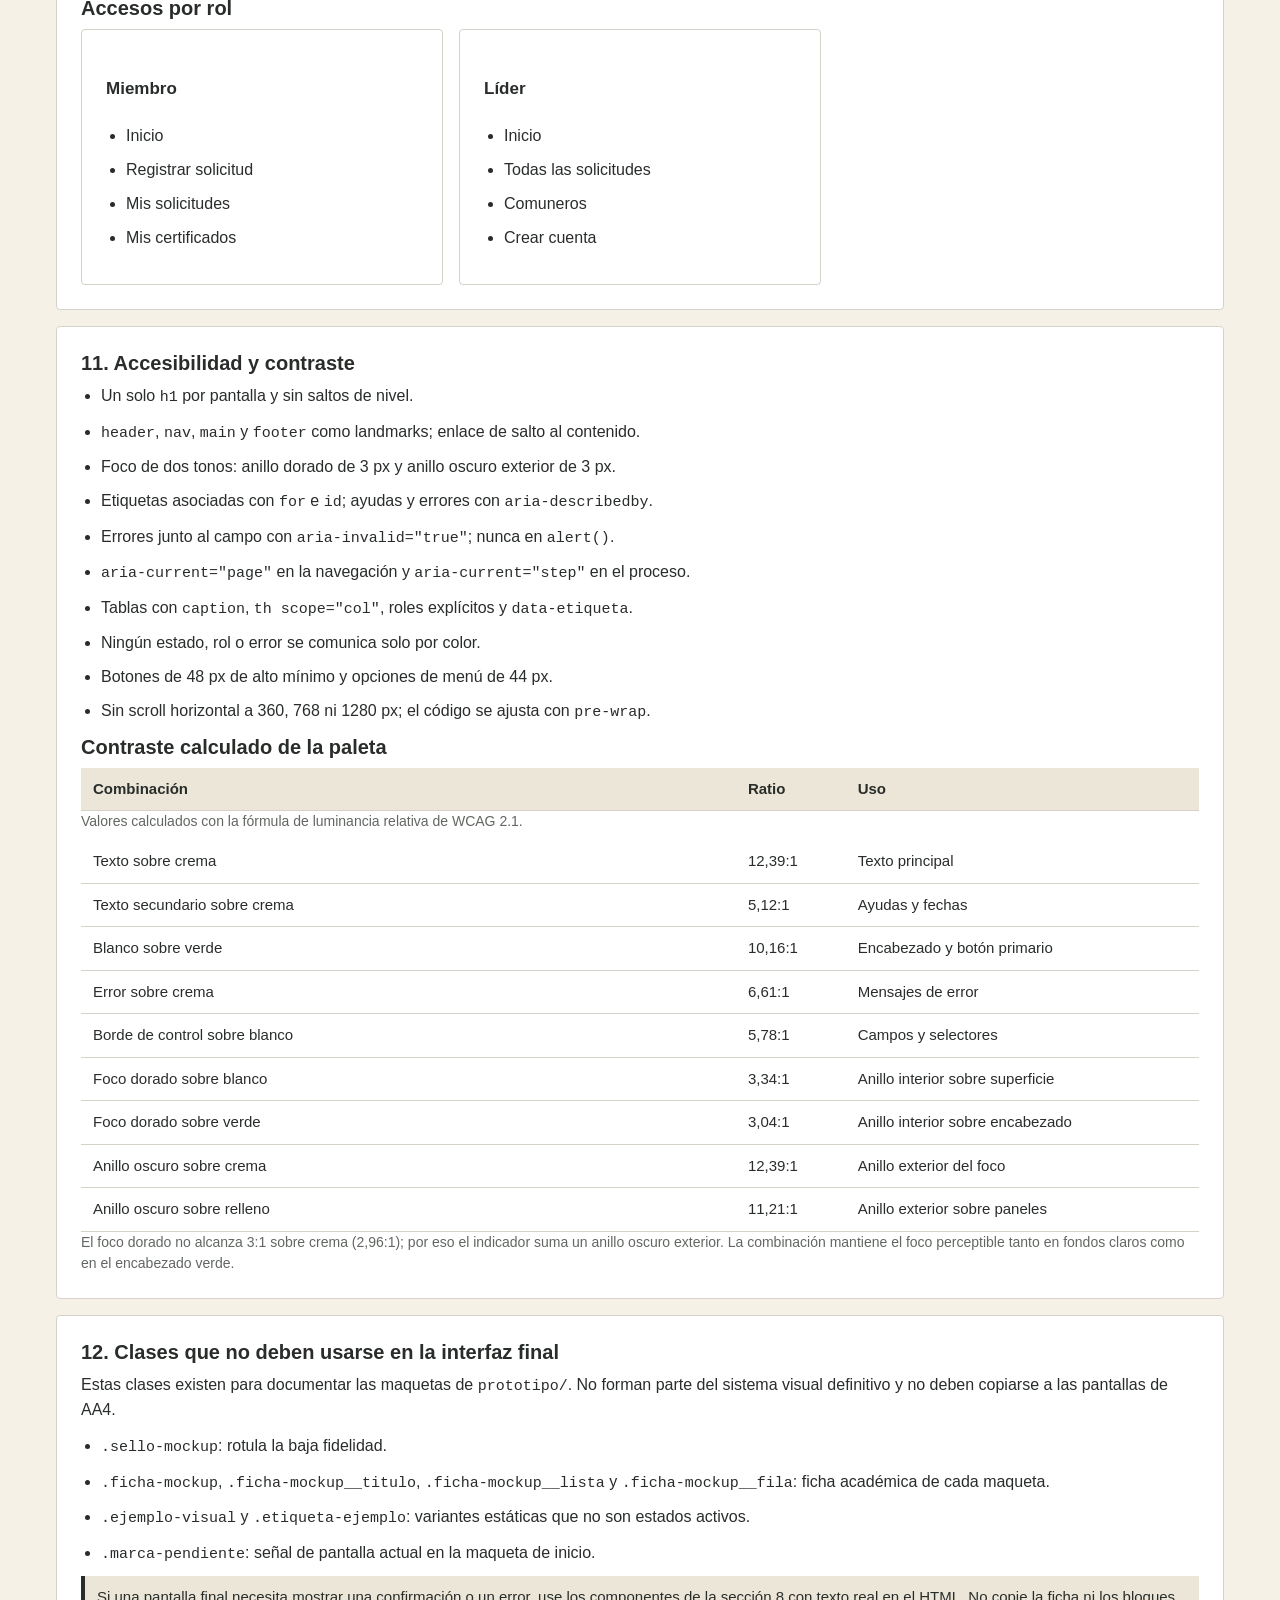
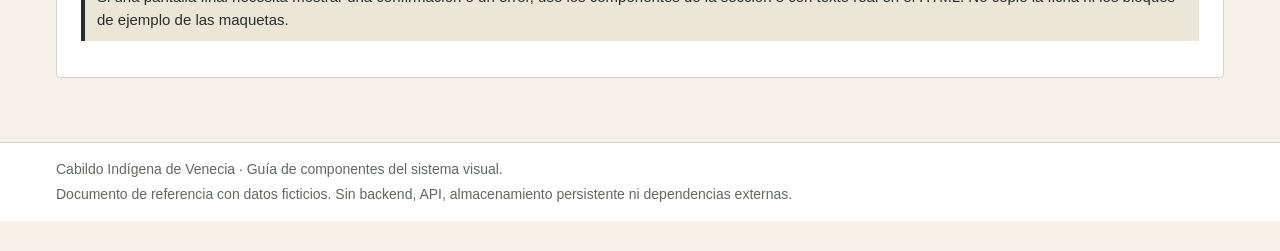
<file: componentes.html>
<!DOCTYPE html>
<html lang="es">
<head>
  <meta charset="utf-8">
  <meta name="viewport" content="width=device-width, initial-scale=1">
  <title>Guía de componentes — Cabildo Indígena de Venecia</title>
  <meta name="description" content="Guía visual de los componentes reutilizables de la Plataforma de Gestión del Cabildo Indígena de Venecia.">
  <link rel="stylesheet" href="styles.css">
</head>
<body>
  <a class="salto-contenido" href="#contenido">Saltar al contenido</a>

  <header class="encabezado-sitio">
    <div class="contenedor encabezado-sitio__interior">
      <div class="identidad-sitio">
        <p class="nombre-sitio">Cabildo Indígena de Venecia</p>
      </div>
      <nav class="menu-principal" aria-label="Navegación de la guía">
        <ul class="menu-principal__lista">
          <li><a class="menu-principal__enlace" href="#indice">Índice</a></li>
          <li><a class="menu-principal__enlace" href="#accesibilidad">Accesibilidad</a></li>
        </ul>
      </nav>
    </div>
  </header>

  <main id="contenido" class="contenido-principal">
    <div class="contenedor">
      <h1 class="titulo-pantalla">Guía de componentes</h1>
      <p class="trazabilidad">Documento de referencia · AA3-EV02 y AA4-EV02</p>

      <p class="aviso">Documento de referencia del sistema visual. No forma parte de la navegación de la plataforma, no es un módulo funcional y no debe enlazarse desde las pantallas. Los ejemplos usan la paleta definitiva; las doce maquetas de <code>prototipo/</code> conservan la escala de grises.</p>

      <section class="tarjeta" aria-labelledby="titulo-indice" id="indice">
        <h2 class="tarjeta__titulo" id="titulo-indice">Índice de secciones</h2>
        <ul class="lista-accesos">
          <li><a href="#estructura">1. Estructura de página y tipografía</a></li>
          <li><a href="#encabezado">2. Encabezado y navegación</a></li>
          <li><a href="#tarjetas">3. Tarjetas, paneles y resumen</a></li>
          <li><a href="#botones">4. Botones y acciones</a></li>
          <li><a href="#formularios">5. Formularios y campos</a></li>
          <li><a href="#tablas">6. Tablas adaptables</a></li>
          <li><a href="#etiquetas">7. Etiquetas de rol y estado</a></li>
          <li><a href="#mensajes">8. Mensajes y estados vacíos</a></li>
          <li><a href="#pasos">9. Indicador de pasos</a></li>
          <li><a href="#listas">10. Listas y rejilla</a></li>
          <li><a href="#accesibilidad">11. Accesibilidad y contraste</a></li>
          <li><a href="#no-usar">12. Clases que no deben usarse en la interfaz final</a></li>
        </ul>
      </section>

      <section class="tarjeta" aria-labelledby="titulo-estructura" id="estructura">
        <h2 class="tarjeta__titulo" id="titulo-estructura">1. Estructura de página y tipografía</h2>
        <p>Toda pantalla parte de <code>plantilla.html</code>: salto al contenido, encabezado con identidad y navegación, contenido principal con un solo <code>h1</code>, trazabilidad y pie. La tipografía es Arial, Helvetica, sans-serif; base de 16 px y altura de línea de 1.5. El contenedor general mide como máximo 1200 px y el angosto, 640 px.</p>

        <h3 class="titulo-seccion">Esqueleto mínimo</h3>
        <pre class="bloque-codigo"><code>&lt;a class="salto-contenido" href="#contenido"&gt;Saltar al contenido&lt;/a&gt;

&lt;header class="encabezado-sitio"&gt;
  &lt;div class="contenedor encabezado-sitio__interior"&gt;...&lt;/div&gt;
&lt;/header&gt;

&lt;main id="contenido" class="contenido-principal"&gt;
  &lt;div class="contenedor"&gt;
    &lt;h1 class="titulo-pantalla"&gt;Título&lt;/h1&gt;
    &lt;p class="trazabilidad"&gt;HU-xx · RF-xx&lt;/p&gt;
  &lt;/div&gt;
&lt;/main&gt;

&lt;footer class="pie-sitio"&gt;...&lt;/footer&gt;</code></pre>

        <h3 class="titulo-seccion">Jerarquía visual</h3>
        <p class="titulo-pantalla">Estilo del h1 de pantalla</p>
        <p class="titulo-seccion">Estilo de un título de sección</p>
        <p>El texto corrido conserva 16 px. La trazabilidad se muestra bajo el <code>h1</code> con los códigos exactos de las historias y los requisitos.</p>
      </section>

      <section class="tarjeta" aria-labelledby="titulo-encabezado" id="encabezado">
        <h2 class="tarjeta__titulo" id="titulo-encabezado">2. Encabezado y navegación</h2>
        <p>El encabezado definitivo es verde con texto blanco. La muestra siguiente es estática: sus opciones no son enlaces para no ofrecer destinos inexistentes mientras la guía se consulta de forma aislada.</p>

        <div class="encabezado-sitio">
          <div class="contenedor encabezado-sitio__interior">
            <div class="identidad-sitio">
              <p class="nombre-sitio">Cabildo Indígena de Venecia</p>
            </div>
            <nav class="menu-principal" aria-label="Ejemplo de navegación">
              <ul class="menu-principal__lista">
                <li><span class="menu-principal__enlace" aria-current="page">Inicio</span></li>
                <li><span class="menu-principal__enlace">Todas las solicitudes</span></li>
                <li><span class="menu-principal__enlace">Comuneros</span></li>
                <li><span class="menu-principal__enlace">Noticias</span></li>
                <li><span class="menu-principal__enlace">Cerrar sesión</span></li>
              </ul>
            </nav>
          </div>
        </div>

        <p>Variantes documentadas: pública, Miembro, Líder y Administrador. En una pantalla real cada opción es un enlace y solo la pantalla abierta lleva <code>aria-current="page"</code>.</p>

        <pre class="bloque-codigo"><code>&lt;nav class="menu-principal" aria-label="Navegación principal"&gt;
  &lt;ul class="menu-principal__lista"&gt;
    &lt;li&gt;&lt;a class="menu-principal__enlace" href="prototipo/inicio.html" aria-current="page"&gt;Inicio&lt;/a&gt;&lt;/li&gt;
    &lt;li&gt;&lt;a class="menu-principal__enlace" href="prototipo/solicitudes.html"&gt;Todas las solicitudes&lt;/a&gt;&lt;/li&gt;
  &lt;/ul&gt;
&lt;/nav&gt;</code></pre>

        <p class="campo__ayuda">Las rutas del ejemplo apuntan a maquetas existentes para que el marcado sea verificable. Al copiarlo a una pantalla final, use la ruta del archivo en la raíz.</p>

        <p class="campo__ayuda">El menú del Líder no incluye «Cuentas de usuario». Esa restricción se representa por ausencia, no con un enlace deshabilitado.</p>
      </section>

      <section class="tarjeta" aria-labelledby="titulo-tarjetas" id="tarjetas">
        <h2 class="tarjeta__titulo" id="titulo-tarjetas">3. Tarjetas, paneles y resumen</h2>
        <p>La tarjeta agrupa contenido y se asocia a su título con <code>aria-labelledby</code>. El panel de resumen repite datos en solo lectura.</p>

        <h3 class="titulo-seccion">Tarjeta</h3>
        <div class="tarjeta">
          <p class="tarjeta__titulo">Título de la tarjeta</p>
          <p>Contenido de ejemplo dentro de una tarjeta anidada para mostrar el borde, el relleno y el radio.</p>
        </div>

        <h3 class="titulo-seccion">Resumen de solo lectura</h3>
        <dl class="resumen">
          <div class="resumen__fila">
            <dt>Comunero</dt>
            <dd>Ana Benavides</dd>
          </div>
          <div class="resumen__fila">
            <dt>Documento</dt>
            <dd>1.045.223.111</dd>
          </div>
          <div class="resumen__fila">
            <dt>Familia</dt>
            <dd>Familia Amaru</dd>
          </div>
        </dl>

        <pre class="bloque-codigo"><code>&lt;dl class="resumen"&gt;
  &lt;div class="resumen__fila"&gt;
    &lt;dt&gt;Documento&lt;/dt&gt;
    &lt;dd&gt;1.045.223.111&lt;/dd&gt;
  &lt;/div&gt;
&lt;/dl&gt;</code></pre>
      </section>

      <section class="tarjeta" aria-labelledby="titulo-botones" id="botones">
        <h2 class="tarjeta__titulo" id="titulo-botones">4. Botones y acciones</h2>
        <p>El botón primario ejecuta la acción principal; el secundario ofrece una alternativa o una salida. En una pantalla se usa <code>a</code> para navegar y <code>button</code> para ejecutar. Las dos primeras muestras son inertes: solo reproducen el estilo.</p>

        <div class="acciones">
          <span class="boton-principal">Acción principal (ejemplo)</span>
          <span class="boton-secundario">Acción secundaria (ejemplo)</span>
        </div>

        <p>El foco visible se comprueba con el teclado. El siguiente enlace sí es real y lleva al inicio de esta misma sección:</p>
        <div class="acciones">
          <a class="boton-secundario" href="#botones">Enlace de ejemplo para probar el foco</a>
        </div>

        <pre class="bloque-codigo"><code>&lt;div class="acciones"&gt;
  &lt;a class="boton-principal" href="prototipo/inicio.html"&gt;Volver al inicio&lt;/a&gt;
  &lt;a class="boton-secundario" href="prototipo/comuneros.html"&gt;Volver a comuneros&lt;/a&gt;
&lt;/div&gt;</code></pre>

        <p class="campo__ayuda">Altura mínima de 48 px. En celular se apilan a ancho completo; desde 768 px pasan a fila. No se define un estado deshabilitado porque ninguna historia aprobada lo exige.</p>
      </section>

      <section class="tarjeta" aria-labelledby="titulo-formularios" id="formularios">
        <h2 class="tarjeta__titulo" id="titulo-formularios">5. Formularios y campos</h2>
        <p>Cada control tiene etiqueta asociada. La ayuda se enlaza con <code>aria-describedby</code>. Este formulario es demostrativo: no envía datos ni valida.</p>

        <form class="formulario" novalidate>
          <div class="campo">
            <label class="campo__etiqueta" for="demo-nombre">Nombres</label>
            <input class="campo__control" id="demo-nombre" type="text" autocomplete="off" aria-describedby="ayuda-demo-nombre">
            <p class="campo__ayuda" id="ayuda-demo-nombre">Texto libre. Este ejemplo no guarda información.</p>
          </div>

          <div class="campo campo--error">
            <label class="campo__etiqueta" for="demo-correo-error">Correo electrónico</label>
            <input class="campo__control" id="demo-correo-error" type="email" value="ana.cabildo" autocomplete="off" aria-invalid="true" aria-describedby="error-demo-correo">
            <p class="mensaje-error" id="error-demo-correo">Error: ingrese un correo con formato válido, por ejemplo nombre@ejemplo.com.</p>
          </div>

          <div class="campo">
            <label class="campo__etiqueta" for="demo-clave">Contraseña</label>
            <input class="campo__control" id="demo-clave" type="password" autocomplete="new-password" aria-describedby="ayuda-demo-clave">
            <p class="campo__ayuda" id="ayuda-demo-clave">Credencial ficticia de ejemplo. No se valida ni se almacena.</p>
          </div>

          <div class="campo">
            <label class="campo__etiqueta" for="demo-tramite">Tipo de trámite</label>
            <select class="campo__control" id="demo-tramite">
              <option value="">Seleccione una opción</option>
              <option value="certificado">Certificado de residencia</option>
              <option value="constancia">Constancia de pertenencia</option>
            </select>
          </div>

          <div class="campo">
            <label class="campo__etiqueta" for="demo-fecha">Fecha de nacimiento</label>
            <input class="campo__control" id="demo-fecha" type="date">
          </div>

          <div class="campo">
            <label class="campo__etiqueta" for="demo-observaciones">Observaciones (opcional)</label>
            <textarea class="campo__control area-texto" id="demo-observaciones" rows="4"></textarea>
          </div>
        </form>

        <pre class="bloque-codigo"><code>&lt;div class="campo campo--error"&gt;
  &lt;label class="campo__etiqueta" for="campo-ejemplo"&gt;Correo electrónico&lt;/label&gt;
  &lt;input class="campo__control" id="campo-ejemplo" type="email"
         aria-invalid="true" aria-describedby="error-ejemplo"&gt;
  &lt;p class="mensaje-error" id="error-ejemplo"&gt;Error: ingrese un correo válido.&lt;/p&gt;
&lt;/div&gt;</code></pre>

        <p class="campo__ayuda">El error va junto al campo y nunca en una ventana emergente. El borde de los controles usa <code>--linea-control</code>, con 5,78:1 sobre blanco.</p>
      </section>

      <section class="tarjeta" aria-labelledby="titulo-tablas" id="tablas">
        <h2 class="tarjeta__titulo" id="titulo-tablas">6. Tablas adaptables</h2>
        <p>La tabla se apila por debajo de 768 px: cada celda muestra su etiqueta con <code>data-etiqueta</code> y no hay desplazamiento horizontal. Desde 768 px vuelve a ser una tabla real.</p>

        <table class="tabla-datos" role="table">
          <caption class="tabla-datos__leyenda">Datos de ejemplo con fines demostrativos.</caption>
          <thead role="rowgroup">
            <tr role="row">
              <th scope="col" role="columnheader">Trámite y observaciones</th>
              <th scope="col" role="columnheader">Fecha</th>
              <th scope="col" role="columnheader">Estado</th>
              <th scope="col" role="columnheader">Comunero</th>
            </tr>
          </thead>
          <tbody role="rowgroup">
            <tr role="row">
              <td role="cell" data-etiqueta="Trámite y observaciones">Certificado de residencia<span class="celda-secundaria">Requiere constancia para trámite bancario.</span></td>
              <td role="cell" data-etiqueta="Fecha">12 de octubre de 2026</td>
              <td role="cell" data-etiqueta="Estado"><span class="etiqueta-estado etiqueta-estado--pendiente">Pendiente</span></td>
              <td role="cell" data-etiqueta="Comunero">Ana Benavides</td>
            </tr>
            <tr role="row">
              <td role="cell" data-etiqueta="Trámite y observaciones">Actualización de ficha censal<span class="celda-secundaria">Informó cambio de dirección.</span></td>
              <td role="cell" data-etiqueta="Fecha">3 de septiembre de 2026</td>
              <td role="cell" data-etiqueta="Estado"><span class="etiqueta-estado etiqueta-estado--en-revision">En revisión</span></td>
              <td role="cell" data-etiqueta="Comunero">Rosa Quispe</td>
            </tr>
            <tr role="row">
              <td role="cell" data-etiqueta="Trámite y observaciones">Constancia de pertenencia<span class="celda-secundaria">Sin observaciones adicionales.</span></td>
              <td role="cell" data-etiqueta="Fecha">21 de agosto de 2026</td>
              <td role="cell" data-etiqueta="Estado"><span class="etiqueta-estado etiqueta-estado--completada">Completada</span></td>
              <td role="cell" data-etiqueta="Comunero">Marta Yupanqui</td>
            </tr>
          </tbody>
        </table>

        <p class="campo__ayuda">El marcado conserva <code>role="table"</code>, <code>role="rowgroup"</code>, <code>role="row"</code>, <code>role="cell"</code> y <code>role="columnheader"</code> porque el CSS cambia el <code>display</code> al apilar la tabla. El texto de <code>data-etiqueta</code> debe coincidir siempre con su columna.</p>
      </section>

      <section class="tarjeta" aria-labelledby="titulo-etiquetas" id="etiquetas">
        <h2 class="tarjeta__titulo" id="titulo-etiquetas">7. Etiquetas de rol y estado</h2>
        <p>Todas las etiquetas llevan texto real. El borde y el relleno acompañan, pero nunca son el único canal de información.</p>

        <h3 class="titulo-seccion">Roles</h3>
        <p>
          <span class="etiqueta-rol">Administrador</span>
          <span class="etiqueta-rol">Líder</span>
          <span class="etiqueta-rol">Miembro</span>
        </p>

        <h3 class="titulo-seccion">Estados de una solicitud</h3>
        <p>
          <span class="etiqueta-estado etiqueta-estado--pendiente">Pendiente</span>
          <span class="etiqueta-estado etiqueta-estado--en-revision">En revisión</span>
          <span class="etiqueta-estado etiqueta-estado--aprobada">Aprobada</span>
          <span class="etiqueta-estado etiqueta-estado--rechazada">Rechazada</span>
          <span class="etiqueta-estado etiqueta-estado--completada">Completada</span>
        </p>

        <h3 class="titulo-seccion">Estados de un certificado</h3>
        <p>
          <span class="etiqueta-estado etiqueta-estado--vigente">Vigente</span>
          <span class="etiqueta-estado etiqueta-estado--anulado">Anulado</span>
        </p>

        <h3 class="titulo-seccion">Estados de una cuenta de acceso</h3>
        <p>
          <span class="etiqueta-estado etiqueta-estado--activo">Activo</span>
          <span class="etiqueta-estado etiqueta-estado--inactivo">Inactivo</span>
          <span class="etiqueta-estado etiqueta-estado--bloqueado">Bloqueado</span>
        </p>
        <p class="campo__ayuda">El estado de una cuenta es informativo y de solo lectura: no se ofrecen controles para activar, desactivar o bloquear.</p>
      </section>

      <section class="tarjeta" aria-labelledby="titulo-mensajes" id="mensajes">
        <h2 class="tarjeta__titulo" id="titulo-mensajes">8. Mensajes y estados vacíos</h2>
        <p>En la interfaz final el texto completo se escribe en el HTML. Los prefijos automáticos «Error:» y «Confirmación:» se conservan solo en las maquetas.</p>

        <h3 class="titulo-seccion">Aviso informativo</h3>
        <p class="aviso">Este trámite no genera un certificado de forma inmediata.</p>

        <h3 class="titulo-seccion">Confirmación</h3>
        <p class="mensaje-exito" role="status">Confirmación: la solicitud quedó registrada en la simulación.</p>

        <h3 class="titulo-seccion">Error junto al campo</h3>
        <div class="campo campo--error">
          <label class="campo__etiqueta" for="demo-documento-error">Documento</label>
          <input class="campo__control" id="demo-documento-error" type="text" value="1045" autocomplete="off" aria-invalid="true" aria-describedby="error-demo-documento">
          <p class="mensaje-error" id="error-demo-documento">Error: el documento debe tener al menos seis dígitos.</p>
        </div>

        <h3 class="titulo-seccion">Estado vacío</h3>
        <div class="estado-vacio">
          <p>No hay solicitudes registradas.</p>
        </div>

        <pre class="bloque-codigo"><code>&lt;p class="mensaje-exito" role="status"&gt;Confirmación: la solicitud quedó registrada.&lt;/p&gt;
&lt;p class="mensaje-error" id="error-ejemplo"&gt;Error: el documento es obligatorio.&lt;/p&gt;</code></pre>

        <p class="campo__ayuda">Una confirmación dinámica futura puede anunciarse con <code>role="status"</code>. El error siempre se enlaza con <code>aria-describedby</code> y el campo lleva <code>aria-invalid="true"</code>.</p>
      </section>

      <section class="tarjeta" aria-labelledby="titulo-pasos" id="pasos">
        <h2 class="tarjeta__titulo" id="titulo-pasos">9. Indicador de pasos</h2>
        <p>Se usa en procesos consecutivos. Cada lista tiene exactamente un elemento con <code>aria-current="step"</code> y el estado también se escribe en el texto.</p>

        <h3 class="titulo-seccion">Paso 1 actual</h3>
        <ol class="pasos" aria-label="Ejemplo de registro, paso 1 actual">
          <li class="pasos__item pasos__item--actual" aria-current="step"><span class="pasos__numero">1</span> Datos del comunero (paso actual)</li>
          <li class="pasos__item"><span class="pasos__numero">2</span> Ficha censal (pendiente)</li>
        </ol>

        <h3 class="titulo-seccion">Paso 2 actual</h3>
        <ol class="pasos" aria-label="Ejemplo de registro, paso 2 actual">
          <li class="pasos__item pasos__item--completado"><span class="pasos__numero">1</span> Datos del comunero (completado)</li>
          <li class="pasos__item pasos__item--actual" aria-current="step"><span class="pasos__numero">2</span> Ficha censal (paso actual)</li>
        </ol>

        <pre class="bloque-codigo"><code>&lt;ol class="pasos" aria-label="Pasos del registro del comunero"&gt;
  &lt;li class="pasos__item pasos__item--actual" aria-current="step"&gt;
    &lt;span class="pasos__numero"&gt;1&lt;/span&gt; Datos del comunero (paso actual)
  &lt;/li&gt;
&lt;/ol&gt;</code></pre>
      </section>

      <section class="tarjeta" aria-labelledby="titulo-listas" id="listas">
        <h2 class="tarjeta__titulo" id="titulo-listas">10. Listas y rejilla</h2>

        <h3 class="titulo-seccion">Noticias públicas</h3>
        <ul class="lista-noticias">
          <li class="noticia">
            <article>
              <h4 class="noticia__titulo">Asamblea general del Cabildo</h4>
              <p class="noticia__fecha"><time datetime="2026-10-12">12 de octubre de 2026</time></p>
            </article>
          </li>
          <li class="noticia">
            <article>
              <h4 class="noticia__titulo">Jornada de salud en la vereda Venecia</h4>
              <p class="noticia__fecha"><time datetime="2026-09-03">3 de septiembre de 2026</time></p>
            </article>
          </li>
        </ul>
        <p class="campo__ayuda">No existe vista de detalle individual de la noticia: el título no es un enlace.</p>

        <h3 class="titulo-seccion">Accesos por rol</h3>
        <div class="rejilla">
          <article class="tarjeta tarjeta--rol" aria-labelledby="ejemplo-rol-miembro">
            <h4 id="ejemplo-rol-miembro">Miembro</h4>
            <ul class="lista-accesos">
              <li>Inicio</li>
              <li>Registrar solicitud</li>
              <li>Mis solicitudes</li>
              <li>Mis certificados</li>
            </ul>
          </article>
          <article class="tarjeta tarjeta--rol" aria-labelledby="ejemplo-rol-lider">
            <h4 id="ejemplo-rol-lider">Líder</h4>
            <ul class="lista-accesos">
              <li>Inicio</li>
              <li>Todas las solicitudes</li>
              <li>Comuneros</li>
              <li>Crear cuenta</li>
            </ul>
          </article>
        </div>
      </section>

      <section class="tarjeta" aria-labelledby="titulo-accesibilidad" id="accesibilidad">
        <h2 class="tarjeta__titulo" id="titulo-accesibilidad">11. Accesibilidad y contraste</h2>
        <ul class="lista-accesos">
          <li>Un solo <code>h1</code> por pantalla y sin saltos de nivel.</li>
          <li><code>header</code>, <code>nav</code>, <code>main</code> y <code>footer</code> como landmarks; enlace de salto al contenido.</li>
          <li>Foco de dos tonos: anillo dorado de 3 px y anillo oscuro exterior de 3 px.</li>
          <li>Etiquetas asociadas con <code>for</code> e <code>id</code>; ayudas y errores con <code>aria-describedby</code>.</li>
          <li>Errores junto al campo con <code>aria-invalid="true"</code>; nunca en <code>alert()</code>.</li>
          <li><code>aria-current="page"</code> en la navegación y <code>aria-current="step"</code> en el proceso.</li>
          <li>Tablas con <code>caption</code>, <code>th scope="col"</code>, roles explícitos y <code>data-etiqueta</code>.</li>
          <li>Ningún estado, rol o error se comunica solo por color.</li>
          <li>Botones de 48 px de alto mínimo y opciones de menú de 44 px.</li>
          <li>Sin scroll horizontal a 360, 768 ni 1280 px; el código se ajusta con <code>pre-wrap</code>.</li>
        </ul>

        <h3 class="titulo-seccion">Contraste calculado de la paleta</h3>
        <table class="tabla-datos" role="table">
          <caption class="tabla-datos__leyenda">Valores calculados con la fórmula de luminancia relativa de WCAG 2.1.</caption>
          <thead role="rowgroup">
            <tr role="row">
              <th scope="col" role="columnheader">Combinación</th>
              <th scope="col" role="columnheader">Ratio</th>
              <th scope="col" role="columnheader">Uso</th>
            </tr>
          </thead>
          <tbody role="rowgroup">
            <tr role="row">
              <td role="cell" data-etiqueta="Combinación">Texto sobre crema</td>
              <td role="cell" data-etiqueta="Ratio">12,39:1</td>
              <td role="cell" data-etiqueta="Uso">Texto principal</td>
            </tr>
            <tr role="row">
              <td role="cell" data-etiqueta="Combinación">Texto secundario sobre crema</td>
              <td role="cell" data-etiqueta="Ratio">5,12:1</td>
              <td role="cell" data-etiqueta="Uso">Ayudas y fechas</td>
            </tr>
            <tr role="row">
              <td role="cell" data-etiqueta="Combinación">Blanco sobre verde</td>
              <td role="cell" data-etiqueta="Ratio">10,16:1</td>
              <td role="cell" data-etiqueta="Uso">Encabezado y botón primario</td>
            </tr>
            <tr role="row">
              <td role="cell" data-etiqueta="Combinación">Error sobre crema</td>
              <td role="cell" data-etiqueta="Ratio">6,61:1</td>
              <td role="cell" data-etiqueta="Uso">Mensajes de error</td>
            </tr>
            <tr role="row">
              <td role="cell" data-etiqueta="Combinación">Borde de control sobre blanco</td>
              <td role="cell" data-etiqueta="Ratio">5,78:1</td>
              <td role="cell" data-etiqueta="Uso">Campos y selectores</td>
            </tr>
            <tr role="row">
              <td role="cell" data-etiqueta="Combinación">Foco dorado sobre blanco</td>
              <td role="cell" data-etiqueta="Ratio">3,34:1</td>
              <td role="cell" data-etiqueta="Uso">Anillo interior sobre superficie</td>
            </tr>
            <tr role="row">
              <td role="cell" data-etiqueta="Combinación">Foco dorado sobre verde</td>
              <td role="cell" data-etiqueta="Ratio">3,04:1</td>
              <td role="cell" data-etiqueta="Uso">Anillo interior sobre encabezado</td>
            </tr>
            <tr role="row">
              <td role="cell" data-etiqueta="Combinación">Anillo oscuro sobre crema</td>
              <td role="cell" data-etiqueta="Ratio">12,39:1</td>
              <td role="cell" data-etiqueta="Uso">Anillo exterior del foco</td>
            </tr>
            <tr role="row">
              <td role="cell" data-etiqueta="Combinación">Anillo oscuro sobre relleno</td>
              <td role="cell" data-etiqueta="Ratio">11,21:1</td>
              <td role="cell" data-etiqueta="Uso">Anillo exterior sobre paneles</td>
            </tr>
          </tbody>
        </table>
        <p class="campo__ayuda">El foco dorado no alcanza 3:1 sobre crema (2,96:1); por eso el indicador suma un anillo oscuro exterior. La combinación mantiene el foco perceptible tanto en fondos claros como en el encabezado verde.</p>
      </section>

      <section class="tarjeta" aria-labelledby="titulo-no-usar" id="no-usar">
        <h2 class="tarjeta__titulo" id="titulo-no-usar">12. Clases que no deben usarse en la interfaz final</h2>
        <p>Estas clases existen para documentar las maquetas de <code>prototipo/</code>. No forman parte del sistema visual definitivo y no deben copiarse a las pantallas de AA4.</p>
        <ul class="lista-accesos">
          <li><code>.sello-mockup</code>: rotula la baja fidelidad.</li>
          <li><code>.ficha-mockup</code>, <code>.ficha-mockup__titulo</code>, <code>.ficha-mockup__lista</code> y <code>.ficha-mockup__fila</code>: ficha académica de cada maqueta.</li>
          <li><code>.ejemplo-visual</code> y <code>.etiqueta-ejemplo</code>: variantes estáticas que no son estados activos.</li>
          <li><code>.marca-pendiente</code>: señal de pantalla actual en la maqueta de inicio.</li>
        </ul>
        <p class="aviso">Si una pantalla final necesita mostrar una confirmación o un error, use los componentes de la sección 8 con texto real en el HTML. No copie la ficha ni los bloques de ejemplo de las maquetas.</p>
      </section>
    </div>
  </main>

  <footer class="pie-sitio">
    <div class="contenedor">
      <p>Cabildo Indígena de Venecia · Guía de componentes del sistema visual.</p>
      <p>Documento de referencia con datos ficticios. Sin backend, API, almacenamiento persistente ni dependencias externas.</p>
    </div>
  </footer>
</body>
</html>
</file>
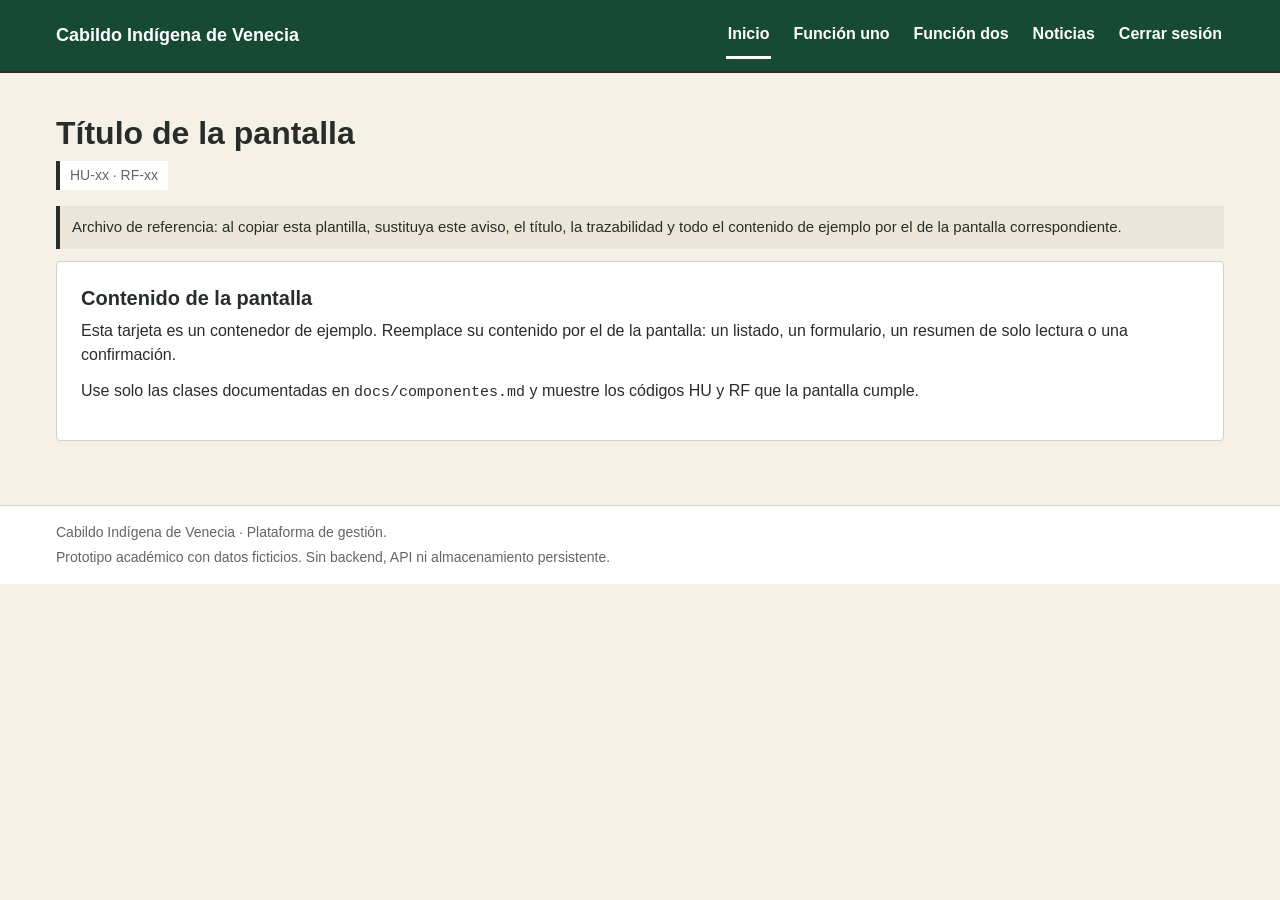
<file: plantilla.html>
<!DOCTYPE html>
<html lang="es">
<head>
  <meta charset="utf-8">
  <meta name="viewport" content="width=device-width, initial-scale=1">
  <title>Plantilla común — Cabildo Indígena de Venecia</title>
  <meta name="description" content="Plantilla HTML5 de referencia para las pantallas de la Plataforma de Gestión del Cabildo Indígena de Venecia.">
  <link rel="stylesheet" href="styles.css">
</head>
<body>
  <a class="salto-contenido" href="#contenido">Saltar al contenido</a>

  <!--
    PLANTILLA COMÚN · ARCHIVO DE REFERENCIA
    No es una pantalla de la plataforma y no se enlaza desde ningún menú.

    Cómo se usa:
    1. Copie este archivo en la raíz y renómbrelo en kebab-case.
    2. Cambie title, description, h1, trazabilidad y el contenido de main.
    3. Elija una variante de navegación y convierta cada span de la lista
       en un enlace <a class="menu-principal__enlace"> hacia la pantalla
       correspondiente. Marque la pantalla abierta con aria-current="page".
    4. Quite este comentario y el aviso de referencia que aparece en main.
    5. No agregue bloques de estilo, atributos de estilo ni scripts
       en la pantalla: los estilos viven solo en styles.css.

    Variantes de navegación:
    - Pública: Noticias · Iniciar sesión.
    - Miembro: Inicio · Registrar solicitud · Mis solicitudes ·
      Mis certificados · Noticias · Cerrar sesión.
    - Líder: Inicio · Todas las solicitudes · Comuneros · Crear cuenta ·
      Noticias · Cerrar sesión.
    - Administrador: Inicio · Todas las solicitudes · Comuneros ·
      Cuentas de usuario · Noticias · Cerrar sesión.
  -->

  <header class="encabezado-sitio">
    <div class="contenedor encabezado-sitio__interior">
      <div class="identidad-sitio">
        <p class="nombre-sitio">Cabildo Indígena de Venecia</p>
      </div>
      <nav class="menu-principal" aria-label="Navegación principal">
        <ul class="menu-principal__lista">
          <li><span class="menu-principal__enlace" aria-current="page">Inicio</span></li>
          <li><span class="menu-principal__enlace">Función uno</span></li>
          <li><span class="menu-principal__enlace">Función dos</span></li>
          <li><span class="menu-principal__enlace">Noticias</span></li>
          <li><span class="menu-principal__enlace">Cerrar sesión</span></li>
        </ul>
      </nav>
    </div>
  </header>

  <main id="contenido" class="contenido-principal">
    <div class="contenedor">
      <h1 class="titulo-pantalla">Título de la pantalla</h1>
      <p class="trazabilidad">HU-xx · RF-xx</p>

      <p class="aviso">Archivo de referencia: al copiar esta plantilla, sustituya este aviso, el título, la trazabilidad y todo el contenido de ejemplo por el de la pantalla correspondiente.</p>

      <section class="tarjeta" aria-labelledby="titulo-ejemplo">
        <h2 class="tarjeta__titulo" id="titulo-ejemplo">Contenido de la pantalla</h2>
        <p>Esta tarjeta es un contenedor de ejemplo. Reemplace su contenido por el de la pantalla: un listado, un formulario, un resumen de solo lectura o una confirmación.</p>
        <p>Use solo las clases documentadas en <code>docs/componentes.md</code> y muestre los códigos HU y RF que la pantalla cumple.</p>
      </section>
    </div>
  </main>

  <footer class="pie-sitio">
    <div class="contenedor">
      <p>Cabildo Indígena de Venecia · Plataforma de gestión.</p>
      <p>Prototipo académico con datos ficticios. Sin backend, API ni almacenamiento persistente.</p>
    </div>
  </footer>
</body>
</html>
</file>
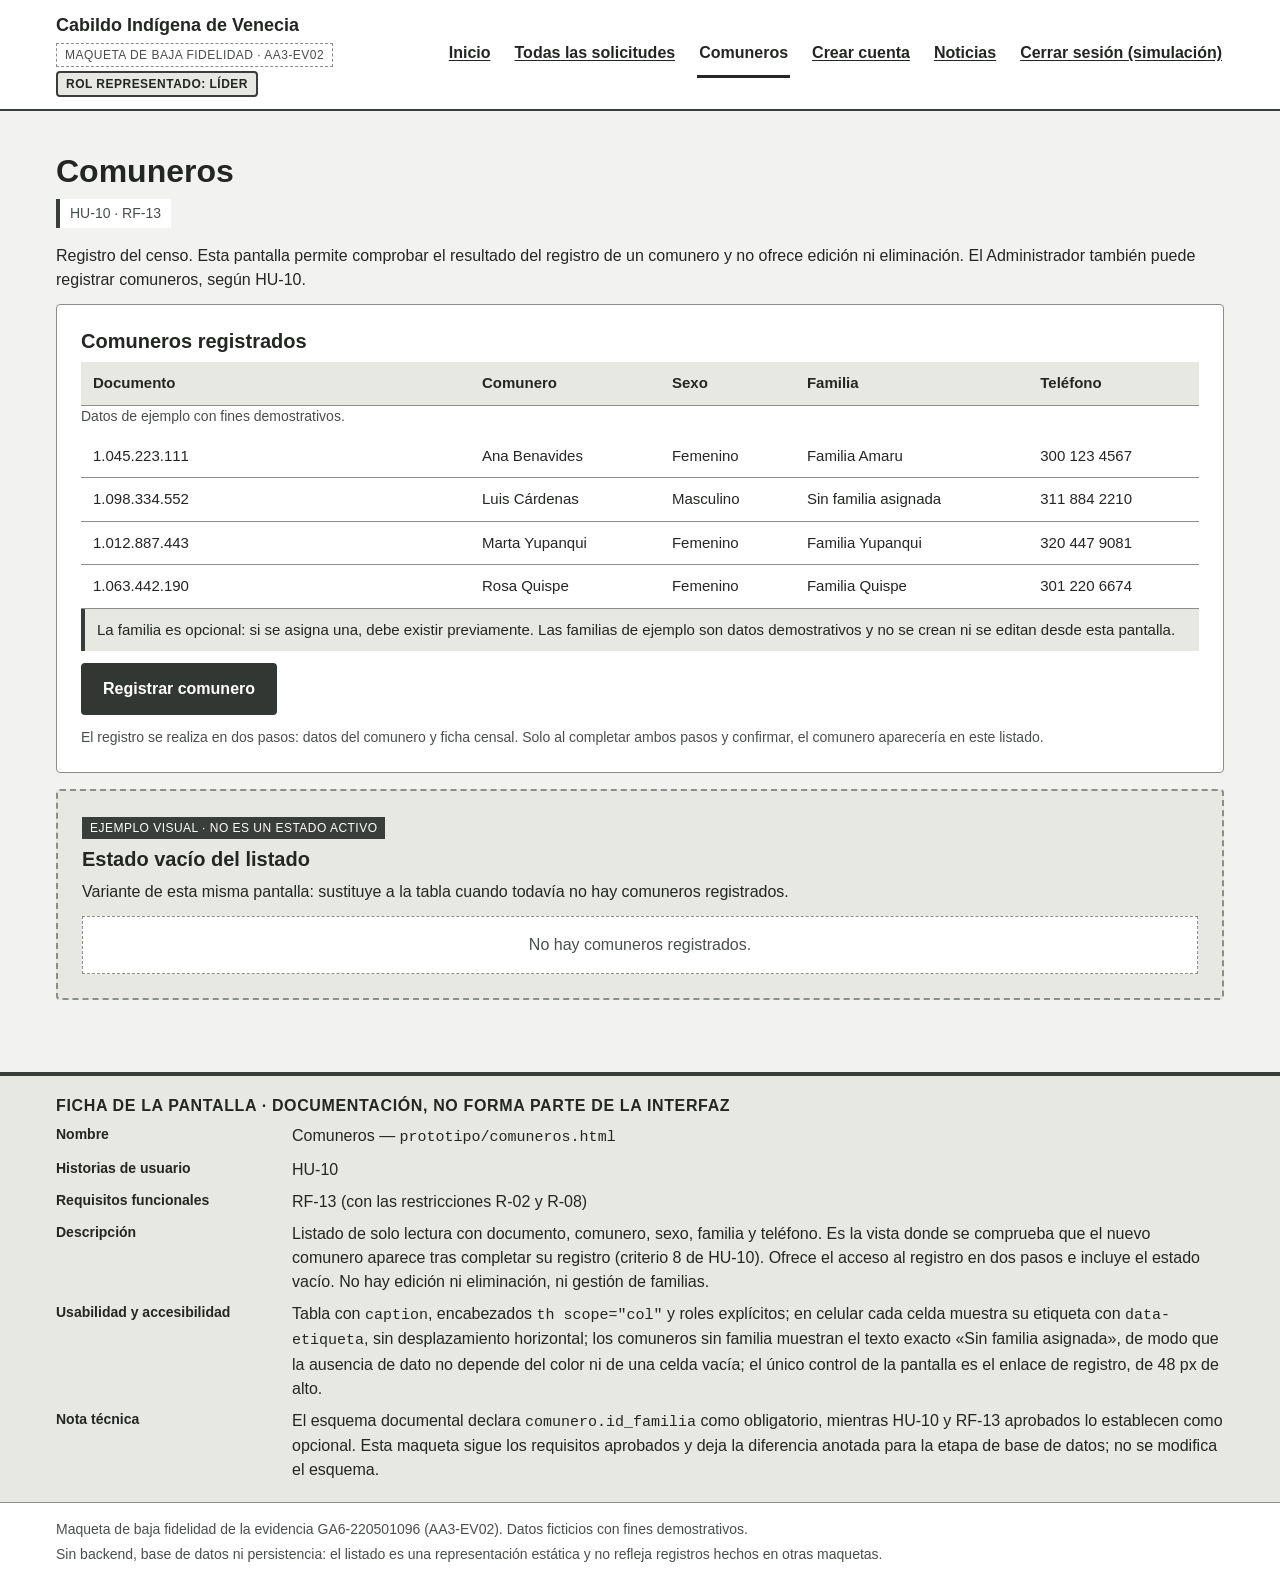
<file: prototipo/comuneros.html>
<!DOCTYPE html>
<html lang="es">
<head>
  <meta charset="utf-8">
  <meta name="viewport" content="width=device-width, initial-scale=1">
  <title>Comuneros — Maqueta AA3-EV02</title>
  <link rel="stylesheet" href="../styles.css">
</head>
<body class="baja-fidelidad">
  <a class="salto-contenido" href="#contenido">Saltar al contenido</a>

  <header class="encabezado-sitio">
    <div class="contenedor encabezado-sitio__interior">
      <div class="identidad-sitio">
        <p class="nombre-sitio">Cabildo Indígena de Venecia</p>
        <p class="sello-mockup">Maqueta de baja fidelidad · AA3-EV02</p>
        <p class="etiqueta-rol">Rol representado: Líder</p>
      </div>
      <nav class="menu-principal" aria-label="Navegación principal">
        <ul class="menu-principal__lista">
          <li><a class="menu-principal__enlace" href="inicio.html">Inicio</a></li>
          <li><a class="menu-principal__enlace" href="solicitudes.html">Todas las solicitudes</a></li>
          <li><a class="menu-principal__enlace" href="comuneros.html" aria-current="page">Comuneros</a></li>
          <li><a class="menu-principal__enlace" href="crear-cuenta.html">Crear cuenta</a></li>
          <li><a class="menu-principal__enlace" href="index.html">Noticias</a></li>
          <li><a class="menu-principal__enlace" href="index.html">Cerrar sesión (simulación)</a></li>
        </ul>
      </nav>
    </div>
  </header>

  <main id="contenido" class="contenido-principal">
    <div class="contenedor">
      <h1 class="titulo-pantalla">Comuneros</h1>
      <p class="trazabilidad">HU-10 · RF-13</p>

      <p>Registro del censo. Esta pantalla permite comprobar el resultado del registro de un comunero y no ofrece edición ni eliminación. El Administrador también puede registrar comuneros, según HU-10.</p>

      <section class="tarjeta" aria-labelledby="titulo-listado">
        <h2 class="tarjeta__titulo" id="titulo-listado">Comuneros registrados</h2>

        <table class="tabla-datos" role="table">
          <caption class="tabla-datos__leyenda">Datos de ejemplo con fines demostrativos.</caption>
          <thead role="rowgroup">
            <tr role="row">
              <th scope="col" role="columnheader">Documento</th>
              <th scope="col" role="columnheader">Comunero</th>
              <th scope="col" role="columnheader">Sexo</th>
              <th scope="col" role="columnheader">Familia</th>
              <th scope="col" role="columnheader">Teléfono</th>
            </tr>
          </thead>
          <tbody role="rowgroup">
            <tr role="row">
              <td role="cell" data-etiqueta="Documento">1.045.223.111</td>
              <td role="cell" data-etiqueta="Comunero">Ana Benavides</td>
              <td role="cell" data-etiqueta="Sexo">Femenino</td>
              <td role="cell" data-etiqueta="Familia">Familia Amaru</td>
              <td role="cell" data-etiqueta="Teléfono">300 123 4567</td>
            </tr>
            <tr role="row">
              <td role="cell" data-etiqueta="Documento">1.098.334.552</td>
              <td role="cell" data-etiqueta="Comunero">Luis Cárdenas</td>
              <td role="cell" data-etiqueta="Sexo">Masculino</td>
              <td role="cell" data-etiqueta="Familia">Sin familia asignada</td>
              <td role="cell" data-etiqueta="Teléfono">311 884 2210</td>
            </tr>
            <tr role="row">
              <td role="cell" data-etiqueta="Documento">1.012.887.443</td>
              <td role="cell" data-etiqueta="Comunero">Marta Yupanqui</td>
              <td role="cell" data-etiqueta="Sexo">Femenino</td>
              <td role="cell" data-etiqueta="Familia">Familia Yupanqui</td>
              <td role="cell" data-etiqueta="Teléfono">320 447 9081</td>
            </tr>
            <tr role="row">
              <td role="cell" data-etiqueta="Documento">1.063.442.190</td>
              <td role="cell" data-etiqueta="Comunero">Rosa Quispe</td>
              <td role="cell" data-etiqueta="Sexo">Femenino</td>
              <td role="cell" data-etiqueta="Familia">Familia Quispe</td>
              <td role="cell" data-etiqueta="Teléfono">301 220 6674</td>
            </tr>
          </tbody>
        </table>

        <p class="aviso">La familia es opcional: si se asigna una, debe existir previamente. Las familias de ejemplo son datos demostrativos y no se crean ni se editan desde esta pantalla.</p>

        <p><a class="boton-principal" href="registrar-comunero.html">Registrar comunero</a></p>
        <p class="campo__ayuda">El registro se realiza en dos pasos: datos del comunero y ficha censal. Solo al completar ambos pasos y confirmar, el comunero aparecería en este listado.</p>
      </section>

      <section class="ejemplo-visual" aria-labelledby="titulo-vacio">
        <p class="etiqueta-ejemplo">Ejemplo visual · no es un estado activo</p>
        <h2 class="tarjeta__titulo" id="titulo-vacio">Estado vacío del listado</h2>
        <p>Variante de esta misma pantalla: sustituye a la tabla cuando todavía no hay comuneros registrados.</p>
        <div class="estado-vacio">
          <p>No hay comuneros registrados.</p>
        </div>
      </section>
    </div>
  </main>

  <aside class="ficha-mockup" aria-labelledby="ficha-titulo">
    <div class="contenedor">
      <h2 class="ficha-mockup__titulo" id="ficha-titulo">Ficha de la pantalla · documentación, no forma parte de la interfaz</h2>
      <dl class="ficha-mockup__lista">
        <div class="ficha-mockup__fila">
          <dt>Nombre</dt>
          <dd>Comuneros — <code>prototipo/comuneros.html</code></dd>
        </div>
        <div class="ficha-mockup__fila">
          <dt>Historias de usuario</dt>
          <dd>HU-10</dd>
        </div>
        <div class="ficha-mockup__fila">
          <dt>Requisitos funcionales</dt>
          <dd>RF-13 (con las restricciones R-02 y R-08)</dd>
        </div>
        <div class="ficha-mockup__fila">
          <dt>Descripción</dt>
          <dd>Listado de solo lectura con documento, comunero, sexo, familia y teléfono. Es la vista donde se comprueba que el nuevo comunero aparece tras completar su registro (criterio 8 de HU-10). Ofrece el acceso al registro en dos pasos e incluye el estado vacío. No hay edición ni eliminación, ni gestión de familias.</dd>
        </div>
        <div class="ficha-mockup__fila">
          <dt>Usabilidad y accesibilidad</dt>
          <dd>Tabla con <code>caption</code>, encabezados <code>th scope="col"</code> y roles explícitos; en celular cada celda muestra su etiqueta con <code>data-etiqueta</code>, sin desplazamiento horizontal; los comuneros sin familia muestran el texto exacto «Sin familia asignada», de modo que la ausencia de dato no depende del color ni de una celda vacía; el único control de la pantalla es el enlace de registro, de 48 px de alto.</dd>
        </div>
        <div class="ficha-mockup__fila">
          <dt>Nota técnica</dt>
          <dd>El esquema documental declara <code>comunero.id_familia</code> como obligatorio, mientras HU-10 y RF-13 aprobados lo establecen como opcional. Esta maqueta sigue los requisitos aprobados y deja la diferencia anotada para la etapa de base de datos; no se modifica el esquema.</dd>
        </div>
      </dl>
    </div>
  </aside>

  <footer class="pie-sitio">
    <div class="contenedor">
      <p>Maqueta de baja fidelidad de la evidencia GA6-220501096 (AA3-EV02). Datos ficticios con fines demostrativos.</p>
      <p>Sin backend, base de datos ni persistencia: el listado es una representación estática y no refleja registros hechos en otras maquetas.</p>
    </div>
  </footer>
</body>
</html>
</file>
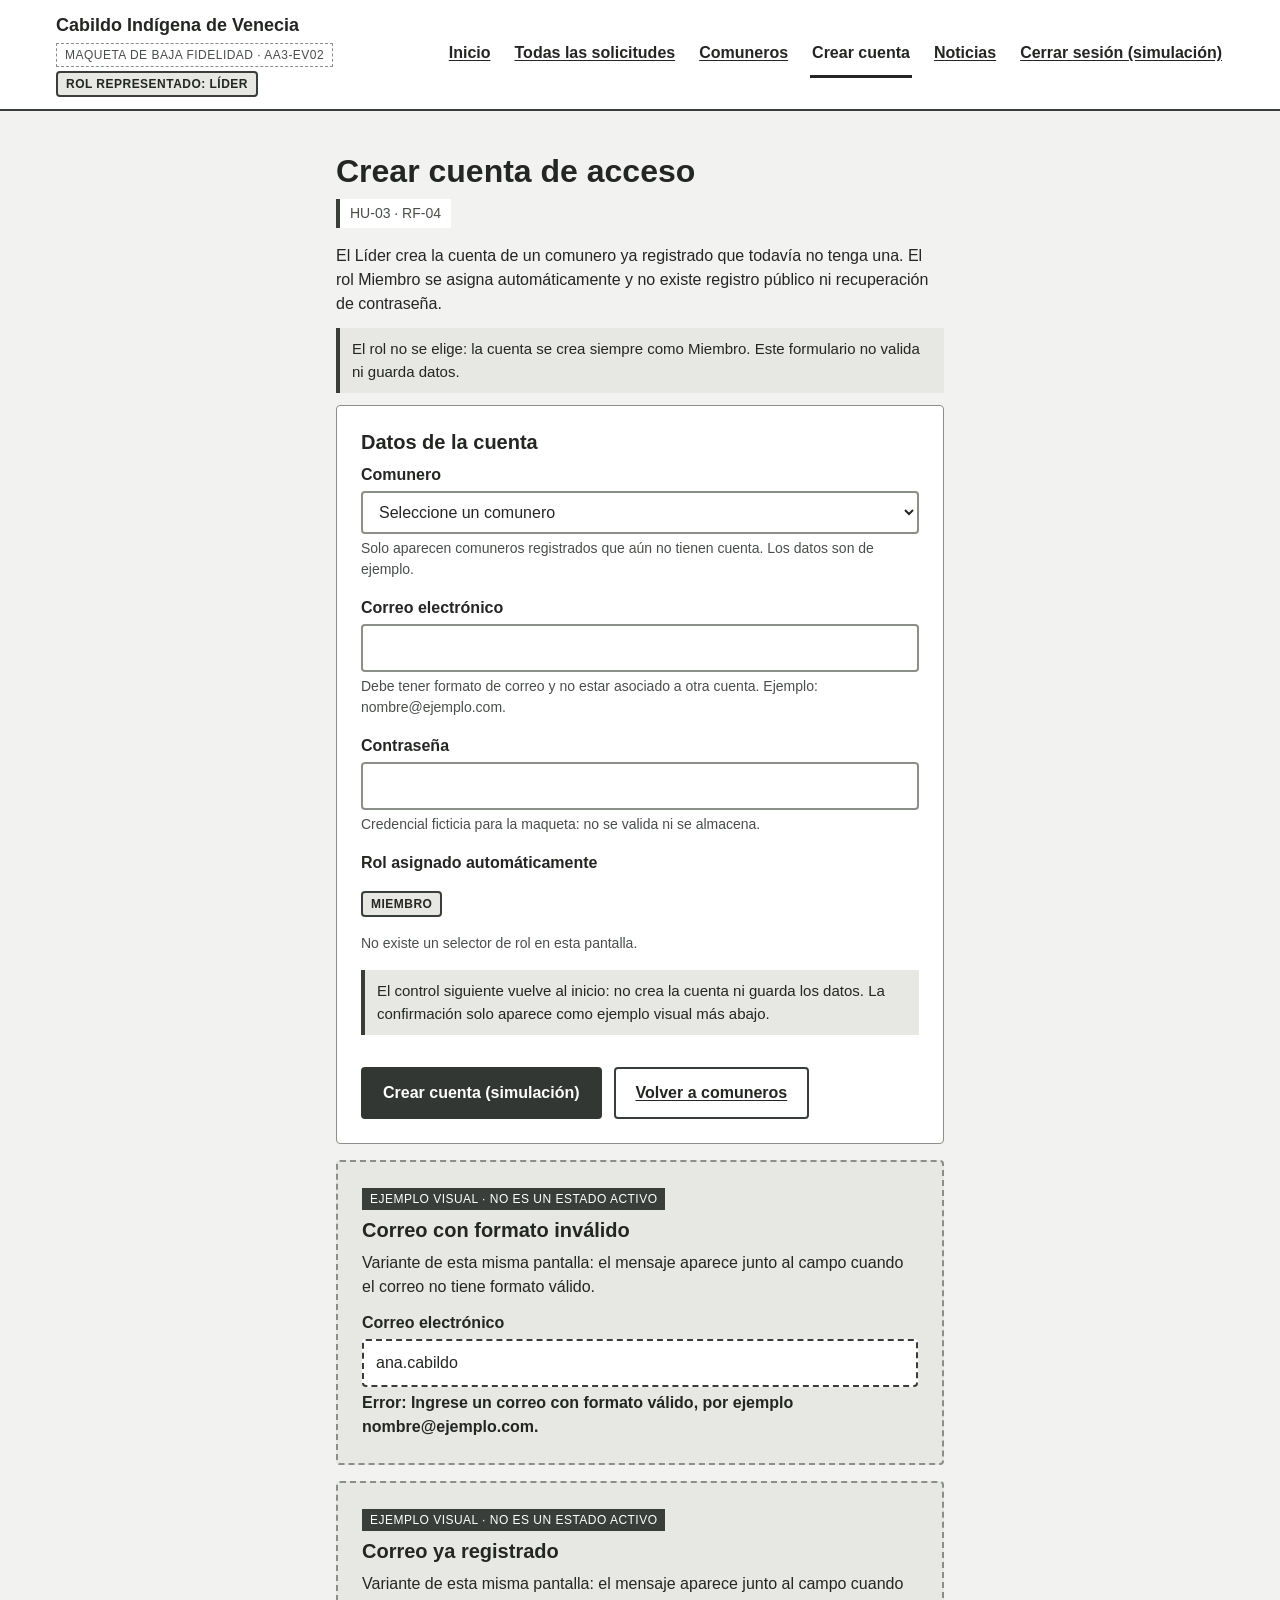
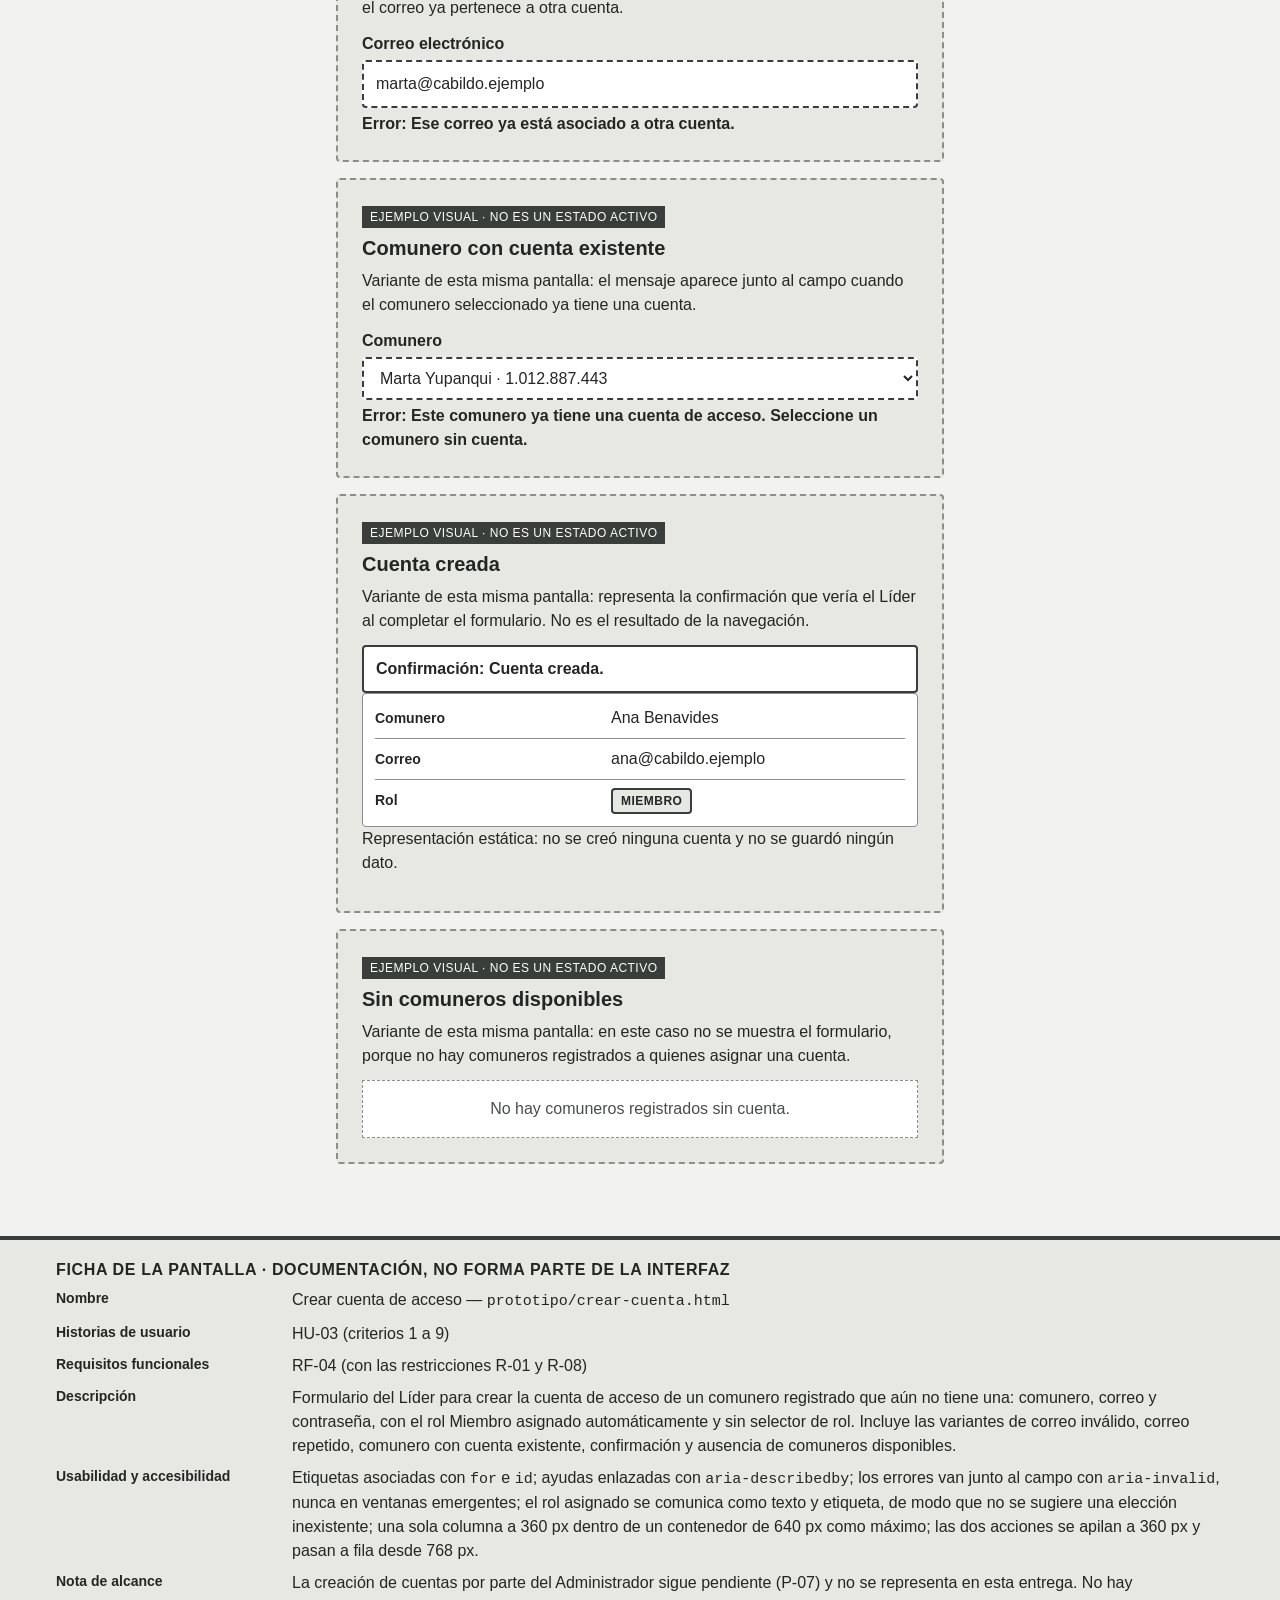
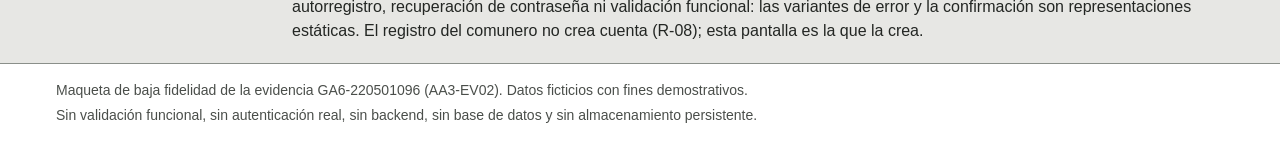
<file: prototipo/crear-cuenta.html>
<!DOCTYPE html>
<html lang="es">
<head>
  <meta charset="utf-8">
  <meta name="viewport" content="width=device-width, initial-scale=1">
  <title>Crear cuenta de acceso — Maqueta AA3-EV02</title>
  <link rel="stylesheet" href="../styles.css">
</head>
<body class="baja-fidelidad">
  <a class="salto-contenido" href="#contenido">Saltar al contenido</a>

  <header class="encabezado-sitio">
    <div class="contenedor encabezado-sitio__interior">
      <div class="identidad-sitio">
        <p class="nombre-sitio">Cabildo Indígena de Venecia</p>
        <p class="sello-mockup">Maqueta de baja fidelidad · AA3-EV02</p>
        <p class="etiqueta-rol">Rol representado: Líder</p>
      </div>
      <nav class="menu-principal" aria-label="Navegación principal">
        <ul class="menu-principal__lista">
          <li><a class="menu-principal__enlace" href="inicio.html">Inicio</a></li>
          <li><a class="menu-principal__enlace" href="solicitudes.html">Todas las solicitudes</a></li>
          <li><a class="menu-principal__enlace" href="comuneros.html">Comuneros</a></li>
          <li><a class="menu-principal__enlace" href="crear-cuenta.html" aria-current="page">Crear cuenta</a></li>
          <li><a class="menu-principal__enlace" href="index.html">Noticias</a></li>
          <li><a class="menu-principal__enlace" href="index.html">Cerrar sesión (simulación)</a></li>
        </ul>
      </nav>
    </div>
  </header>

  <main id="contenido" class="contenido-principal">
    <div class="contenedor contenido-angosto">
      <h1 class="titulo-pantalla">Crear cuenta de acceso</h1>
      <p class="trazabilidad">HU-03 · RF-04</p>

      <p>El Líder crea la cuenta de un comunero ya registrado que todavía no tenga una. El rol Miembro se asigna automáticamente y no existe registro público ni recuperación de contraseña.</p>

      <p class="aviso">El rol no se elige: la cuenta se crea siempre como Miembro. Este formulario no valida ni guarda datos.</p>

      <section class="tarjeta" aria-labelledby="form-titulo">
        <h2 class="tarjeta__titulo" id="form-titulo">Datos de la cuenta</h2>
        <form class="formulario" novalidate>
          <div class="campo">
            <label class="campo__etiqueta" for="comunero-cuenta">Comunero</label>
            <select class="campo__control" id="comunero-cuenta" aria-describedby="ayuda-comunero">
              <option value="" selected>Seleccione un comunero</option>
              <option value="ana-benavides">Ana Benavides · 1.045.223.111</option>
              <option value="rosa-quispe">Rosa Quispe · 1.063.442.190</option>
            </select>
            <p class="campo__ayuda" id="ayuda-comunero">Solo aparecen comuneros registrados que aún no tienen cuenta. Los datos son de ejemplo.</p>
          </div>

          <div class="campo">
            <label class="campo__etiqueta" for="correo-cuenta">Correo electrónico</label>
            <input class="campo__control" id="correo-cuenta" type="email" autocomplete="off" aria-describedby="ayuda-correo">
            <p class="campo__ayuda" id="ayuda-correo">Debe tener formato de correo y no estar asociado a otra cuenta. Ejemplo: nombre@ejemplo.com.</p>
          </div>

          <div class="campo">
            <label class="campo__etiqueta" for="contrasena-cuenta">Contraseña</label>
            <input class="campo__control" id="contrasena-cuenta" type="password" autocomplete="new-password" aria-describedby="ayuda-contrasena">
            <p class="campo__ayuda" id="ayuda-contrasena">Credencial ficticia para la maqueta: no se valida ni se almacena.</p>
          </div>

          <div class="campo">
            <p class="campo__etiqueta">Rol asignado automáticamente</p>
            <p><span class="etiqueta-rol">Miembro</span></p>
            <p class="campo__ayuda">No existe un selector de rol en esta pantalla.</p>
          </div>

          <p class="aviso">El control siguiente vuelve al inicio: no crea la cuenta ni guarda los datos. La confirmación solo aparece como ejemplo visual más abajo.</p>

          <div class="acciones">
            <a class="boton-principal" href="inicio.html">Crear cuenta (simulación)</a>
            <a class="boton-secundario" href="comuneros.html">Volver a comuneros</a>
          </div>
        </form>
      </section>

      <section class="ejemplo-visual" aria-labelledby="titulo-error-formato">
        <p class="etiqueta-ejemplo">Ejemplo visual · no es un estado activo</p>
        <h2 class="tarjeta__titulo" id="titulo-error-formato">Correo con formato inválido</h2>
        <p>Variante de esta misma pantalla: el mensaje aparece junto al campo cuando el correo no tiene formato válido.</p>

        <div class="campo campo--error">
          <label class="campo__etiqueta" for="correo-formato">Correo electrónico</label>
          <input class="campo__control" id="correo-formato" type="email" value="ana.cabildo" aria-invalid="true" aria-describedby="error-formato">
          <p class="mensaje-error" id="error-formato">Ingrese un correo con formato válido, por ejemplo nombre@ejemplo.com.</p>
        </div>
      </section>

      <section class="ejemplo-visual" aria-labelledby="titulo-error-repetido">
        <p class="etiqueta-ejemplo">Ejemplo visual · no es un estado activo</p>
        <h2 class="tarjeta__titulo" id="titulo-error-repetido">Correo ya registrado</h2>
        <p>Variante de esta misma pantalla: el mensaje aparece junto al campo cuando el correo ya pertenece a otra cuenta.</p>

        <div class="campo campo--error">
          <label class="campo__etiqueta" for="correo-repetido">Correo electrónico</label>
          <input class="campo__control" id="correo-repetido" type="email" value="marta@cabildo.ejemplo" aria-invalid="true" aria-describedby="error-repetido">
          <p class="mensaje-error" id="error-repetido">Ese correo ya está asociado a otra cuenta.</p>
        </div>
      </section>

      <section class="ejemplo-visual" aria-labelledby="titulo-error-comunero">
        <p class="etiqueta-ejemplo">Ejemplo visual · no es un estado activo</p>
        <h2 class="tarjeta__titulo" id="titulo-error-comunero">Comunero con cuenta existente</h2>
        <p>Variante de esta misma pantalla: el mensaje aparece junto al campo cuando el comunero seleccionado ya tiene una cuenta.</p>

        <div class="campo campo--error">
          <label class="campo__etiqueta" for="comunero-ocupado">Comunero</label>
          <select class="campo__control" id="comunero-ocupado" aria-invalid="true" aria-describedby="error-comunero">
            <option value="marta-yupanqui" selected>Marta Yupanqui · 1.012.887.443</option>
          </select>
          <p class="mensaje-error" id="error-comunero">Este comunero ya tiene una cuenta de acceso. Seleccione un comunero sin cuenta.</p>
        </div>
      </section>

      <section class="ejemplo-visual" aria-labelledby="titulo-confirmacion">
        <p class="etiqueta-ejemplo">Ejemplo visual · no es un estado activo</p>
        <h2 class="tarjeta__titulo" id="titulo-confirmacion">Cuenta creada</h2>
        <p>Variante de esta misma pantalla: representa la confirmación que vería el Líder al completar el formulario. No es el resultado de la navegación.</p>
        <p class="mensaje-exito">Cuenta creada.</p>
        <dl class="resumen">
          <div class="resumen__fila">
            <dt>Comunero</dt>
            <dd>Ana Benavides</dd>
          </div>
          <div class="resumen__fila">
            <dt>Correo</dt>
            <dd>ana@cabildo.ejemplo</dd>
          </div>
          <div class="resumen__fila">
            <dt>Rol</dt>
            <dd><span class="etiqueta-rol">Miembro</span></dd>
          </div>
        </dl>
        <p>Representación estática: no se creó ninguna cuenta y no se guardó ningún dato.</p>
      </section>

      <section class="ejemplo-visual" aria-labelledby="titulo-vacio">
        <p class="etiqueta-ejemplo">Ejemplo visual · no es un estado activo</p>
        <h2 class="tarjeta__titulo" id="titulo-vacio">Sin comuneros disponibles</h2>
        <p>Variante de esta misma pantalla: en este caso no se muestra el formulario, porque no hay comuneros registrados a quienes asignar una cuenta.</p>
        <div class="estado-vacio">
          <p>No hay comuneros registrados sin cuenta.</p>
        </div>
      </section>
    </div>
  </main>

  <aside class="ficha-mockup" aria-labelledby="ficha-titulo">
    <div class="contenedor">
      <h2 class="ficha-mockup__titulo" id="ficha-titulo">Ficha de la pantalla · documentación, no forma parte de la interfaz</h2>
      <dl class="ficha-mockup__lista">
        <div class="ficha-mockup__fila">
          <dt>Nombre</dt>
          <dd>Crear cuenta de acceso — <code>prototipo/crear-cuenta.html</code></dd>
        </div>
        <div class="ficha-mockup__fila">
          <dt>Historias de usuario</dt>
          <dd>HU-03 (criterios 1 a 9)</dd>
        </div>
        <div class="ficha-mockup__fila">
          <dt>Requisitos funcionales</dt>
          <dd>RF-04 (con las restricciones R-01 y R-08)</dd>
        </div>
        <div class="ficha-mockup__fila">
          <dt>Descripción</dt>
          <dd>Formulario del Líder para crear la cuenta de acceso de un comunero registrado que aún no tiene una: comunero, correo y contraseña, con el rol Miembro asignado automáticamente y sin selector de rol. Incluye las variantes de correo inválido, correo repetido, comunero con cuenta existente, confirmación y ausencia de comuneros disponibles.</dd>
        </div>
        <div class="ficha-mockup__fila">
          <dt>Usabilidad y accesibilidad</dt>
          <dd>Etiquetas asociadas con <code>for</code> e <code>id</code>; ayudas enlazadas con <code>aria-describedby</code>; los errores van junto al campo con <code>aria-invalid</code>, nunca en ventanas emergentes; el rol asignado se comunica como texto y etiqueta, de modo que no se sugiere una elección inexistente; una sola columna a 360 px dentro de un contenedor de 640 px como máximo; las dos acciones se apilan a 360 px y pasan a fila desde 768 px.</dd>
        </div>
        <div class="ficha-mockup__fila">
          <dt>Nota de alcance</dt>
          <dd>La creación de cuentas por parte del Administrador sigue pendiente (P-07) y no se representa en esta entrega. No hay autorregistro, recuperación de contraseña ni validación funcional: las variantes de error y la confirmación son representaciones estáticas. El registro del comunero no crea cuenta (R-08); esta pantalla es la que la crea.</dd>
        </div>
      </dl>
    </div>
  </aside>

  <footer class="pie-sitio">
    <div class="contenedor">
      <p>Maqueta de baja fidelidad de la evidencia GA6-220501096 (AA3-EV02). Datos ficticios con fines demostrativos.</p>
      <p>Sin validación funcional, sin autenticación real, sin backend, sin base de datos y sin almacenamiento persistente.</p>
    </div>
  </footer>
</body>
</html>
</file>
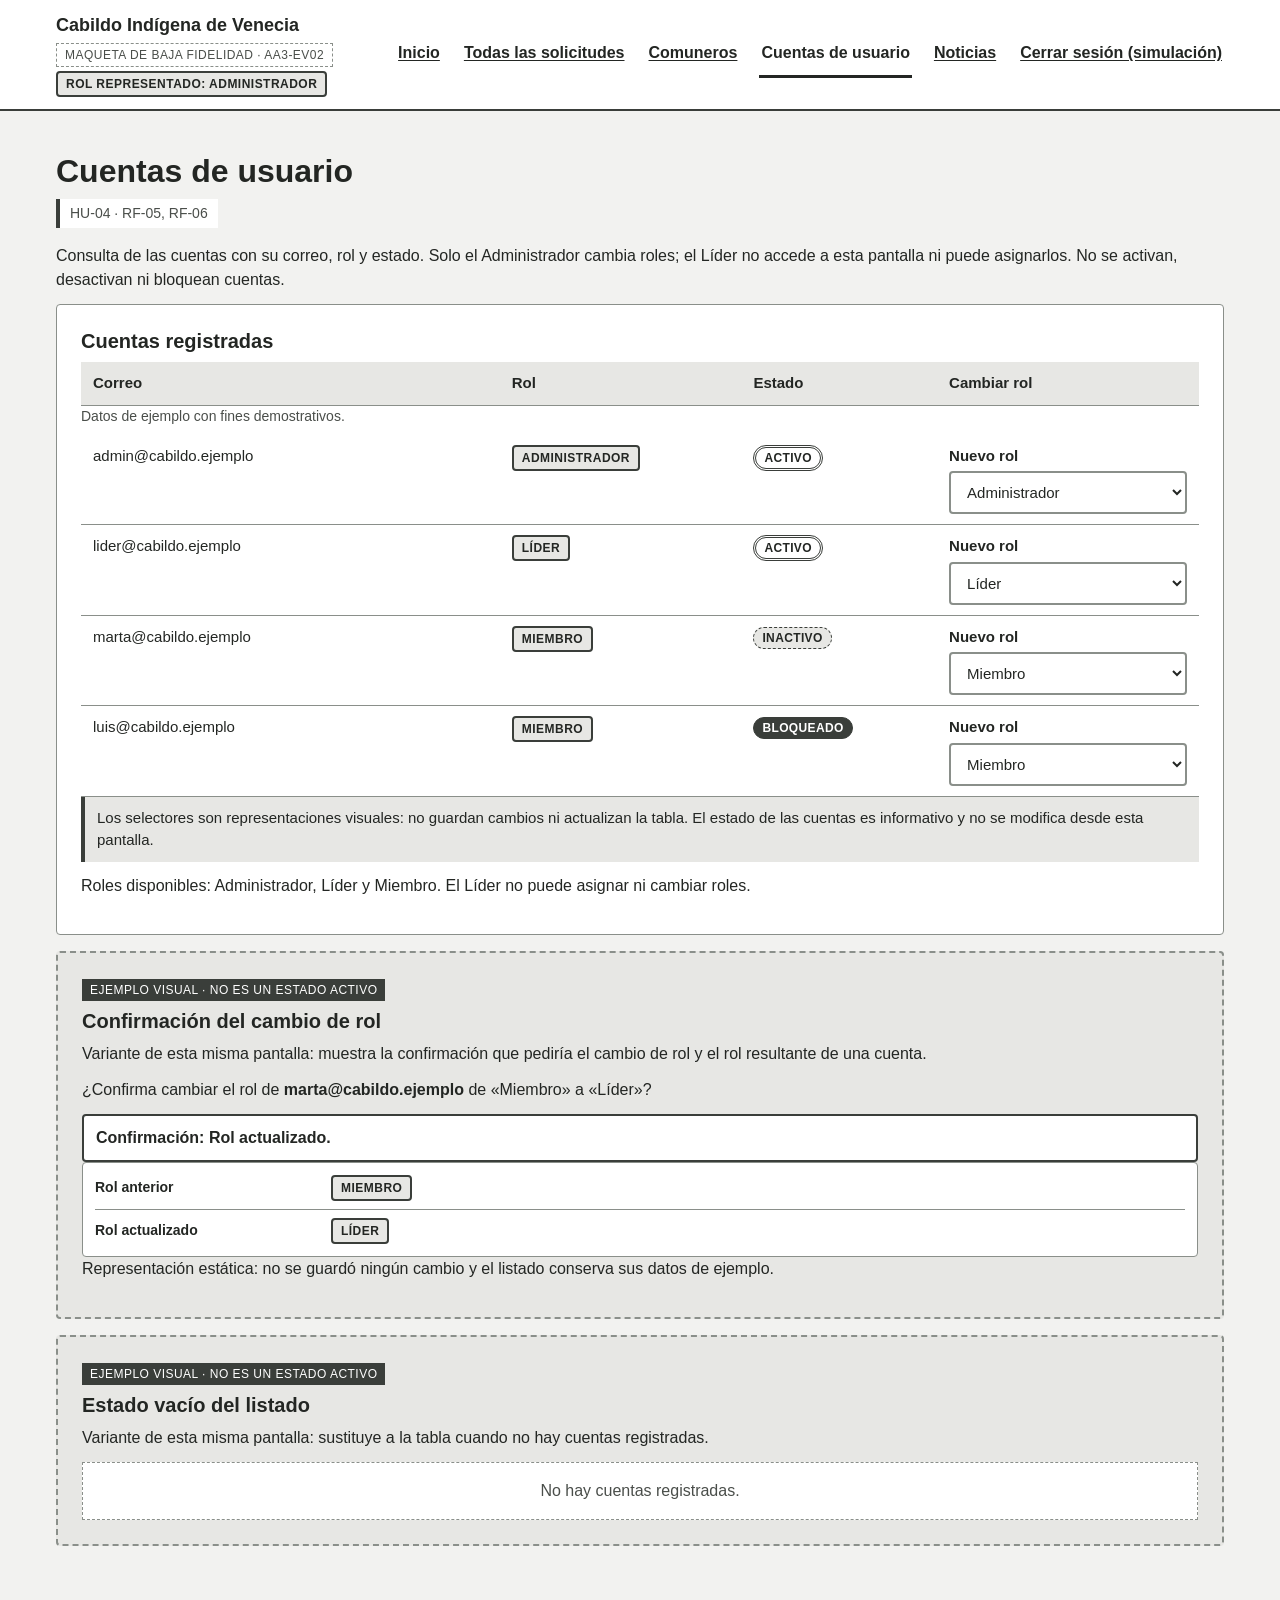
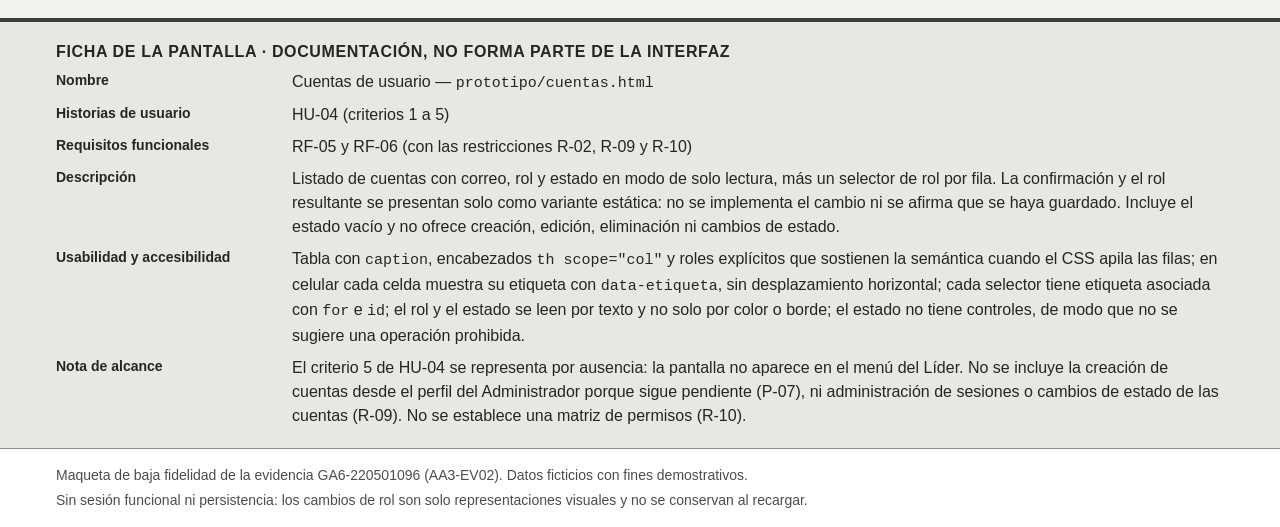
<file: prototipo/cuentas.html>
<!DOCTYPE html>
<html lang="es">
<head>
  <meta charset="utf-8">
  <meta name="viewport" content="width=device-width, initial-scale=1">
  <title>Cuentas de usuario — Maqueta AA3-EV02</title>
  <link rel="stylesheet" href="../styles.css">
</head>
<body class="baja-fidelidad">
  <a class="salto-contenido" href="#contenido">Saltar al contenido</a>

  <header class="encabezado-sitio">
    <div class="contenedor encabezado-sitio__interior">
      <div class="identidad-sitio">
        <p class="nombre-sitio">Cabildo Indígena de Venecia</p>
        <p class="sello-mockup">Maqueta de baja fidelidad · AA3-EV02</p>
        <p class="etiqueta-rol">Rol representado: Administrador</p>
      </div>
      <nav class="menu-principal" aria-label="Navegación principal">
        <ul class="menu-principal__lista">
          <li><a class="menu-principal__enlace" href="inicio.html">Inicio</a></li>
          <li><a class="menu-principal__enlace" href="solicitudes.html">Todas las solicitudes</a></li>
          <li><a class="menu-principal__enlace" href="comuneros.html">Comuneros</a></li>
          <li><a class="menu-principal__enlace" href="cuentas.html" aria-current="page">Cuentas de usuario</a></li>
          <li><a class="menu-principal__enlace" href="index.html">Noticias</a></li>
          <li><a class="menu-principal__enlace" href="index.html">Cerrar sesión (simulación)</a></li>
        </ul>
      </nav>
    </div>
  </header>

  <main id="contenido" class="contenido-principal">
    <div class="contenedor">
      <h1 class="titulo-pantalla">Cuentas de usuario</h1>
      <p class="trazabilidad">HU-04 · RF-05, RF-06</p>

      <p>Consulta de las cuentas con su correo, rol y estado. Solo el Administrador cambia roles; el Líder no accede a esta pantalla ni puede asignarlos. No se activan, desactivan ni bloquean cuentas.</p>

      <section class="tarjeta" aria-labelledby="titulo-listado">
        <h2 class="tarjeta__titulo" id="titulo-listado">Cuentas registradas</h2>

        <table class="tabla-datos" role="table">
          <caption class="tabla-datos__leyenda">Datos de ejemplo con fines demostrativos.</caption>
          <thead role="rowgroup">
            <tr role="row">
              <th scope="col" role="columnheader">Correo</th>
              <th scope="col" role="columnheader">Rol</th>
              <th scope="col" role="columnheader">Estado</th>
              <th scope="col" role="columnheader">Cambiar rol</th>
            </tr>
          </thead>
          <tbody role="rowgroup">
            <tr role="row">
              <td role="cell" data-etiqueta="Correo">admin@cabildo.ejemplo</td>
              <td role="cell" data-etiqueta="Rol"><span class="etiqueta-rol">Administrador</span></td>
              <td role="cell" data-etiqueta="Estado"><span class="etiqueta-estado etiqueta-estado--activo">Activo</span></td>
              <td role="cell" data-etiqueta="Cambiar rol">
                <div class="campo">
                  <label class="campo__etiqueta" for="rol-cuenta-1">Nuevo rol</label>
                  <select class="campo__control" id="rol-cuenta-1">
                    <option value="administrador" selected>Administrador</option>
                    <option value="lider">Líder</option>
                    <option value="miembro">Miembro</option>
                  </select>
                </div>
              </td>
            </tr>
            <tr role="row">
              <td role="cell" data-etiqueta="Correo">lider@cabildo.ejemplo</td>
              <td role="cell" data-etiqueta="Rol"><span class="etiqueta-rol">Líder</span></td>
              <td role="cell" data-etiqueta="Estado"><span class="etiqueta-estado etiqueta-estado--activo">Activo</span></td>
              <td role="cell" data-etiqueta="Cambiar rol">
                <div class="campo">
                  <label class="campo__etiqueta" for="rol-cuenta-2">Nuevo rol</label>
                  <select class="campo__control" id="rol-cuenta-2">
                    <option value="administrador">Administrador</option>
                    <option value="lider" selected>Líder</option>
                    <option value="miembro">Miembro</option>
                  </select>
                </div>
              </td>
            </tr>
            <tr role="row">
              <td role="cell" data-etiqueta="Correo">marta@cabildo.ejemplo</td>
              <td role="cell" data-etiqueta="Rol"><span class="etiqueta-rol">Miembro</span></td>
              <td role="cell" data-etiqueta="Estado"><span class="etiqueta-estado etiqueta-estado--inactivo">Inactivo</span></td>
              <td role="cell" data-etiqueta="Cambiar rol">
                <div class="campo">
                  <label class="campo__etiqueta" for="rol-cuenta-3">Nuevo rol</label>
                  <select class="campo__control" id="rol-cuenta-3">
                    <option value="administrador">Administrador</option>
                    <option value="lider">Líder</option>
                    <option value="miembro" selected>Miembro</option>
                  </select>
                </div>
              </td>
            </tr>
            <tr role="row">
              <td role="cell" data-etiqueta="Correo">luis@cabildo.ejemplo</td>
              <td role="cell" data-etiqueta="Rol"><span class="etiqueta-rol">Miembro</span></td>
              <td role="cell" data-etiqueta="Estado"><span class="etiqueta-estado etiqueta-estado--bloqueado">Bloqueado</span></td>
              <td role="cell" data-etiqueta="Cambiar rol">
                <div class="campo">
                  <label class="campo__etiqueta" for="rol-cuenta-4">Nuevo rol</label>
                  <select class="campo__control" id="rol-cuenta-4">
                    <option value="administrador">Administrador</option>
                    <option value="lider">Líder</option>
                    <option value="miembro" selected>Miembro</option>
                  </select>
                </div>
              </td>
            </tr>
          </tbody>
        </table>

        <p class="aviso">Los selectores son representaciones visuales: no guardan cambios ni actualizan la tabla. El estado de las cuentas es informativo y no se modifica desde esta pantalla.</p>
        <p>Roles disponibles: Administrador, Líder y Miembro. El Líder no puede asignar ni cambiar roles.</p>
      </section>

      <section class="ejemplo-visual" aria-labelledby="titulo-confirmacion">
        <p class="etiqueta-ejemplo">Ejemplo visual · no es un estado activo</p>
        <h2 class="tarjeta__titulo" id="titulo-confirmacion">Confirmación del cambio de rol</h2>
        <p>Variante de esta misma pantalla: muestra la confirmación que pediría el cambio de rol y el rol resultante de una cuenta.</p>
        <p>¿Confirma cambiar el rol de <strong>marta@cabildo.ejemplo</strong> de «Miembro» a «Líder»?</p>
        <p class="mensaje-exito">Rol actualizado.</p>
        <dl class="resumen">
          <div class="resumen__fila">
            <dt>Rol anterior</dt>
            <dd><span class="etiqueta-rol">Miembro</span></dd>
          </div>
          <div class="resumen__fila">
            <dt>Rol actualizado</dt>
            <dd><span class="etiqueta-rol">Líder</span></dd>
          </div>
        </dl>
        <p>Representación estática: no se guardó ningún cambio y el listado conserva sus datos de ejemplo.</p>
      </section>

      <section class="ejemplo-visual" aria-labelledby="titulo-vacio">
        <p class="etiqueta-ejemplo">Ejemplo visual · no es un estado activo</p>
        <h2 class="tarjeta__titulo" id="titulo-vacio">Estado vacío del listado</h2>
        <p>Variante de esta misma pantalla: sustituye a la tabla cuando no hay cuentas registradas.</p>
        <div class="estado-vacio">
          <p>No hay cuentas registradas.</p>
        </div>
      </section>
    </div>
  </main>

  <aside class="ficha-mockup" aria-labelledby="ficha-titulo">
    <div class="contenedor">
      <h2 class="ficha-mockup__titulo" id="ficha-titulo">Ficha de la pantalla · documentación, no forma parte de la interfaz</h2>
      <dl class="ficha-mockup__lista">
        <div class="ficha-mockup__fila">
          <dt>Nombre</dt>
          <dd>Cuentas de usuario — <code>prototipo/cuentas.html</code></dd>
        </div>
        <div class="ficha-mockup__fila">
          <dt>Historias de usuario</dt>
          <dd>HU-04 (criterios 1 a 5)</dd>
        </div>
        <div class="ficha-mockup__fila">
          <dt>Requisitos funcionales</dt>
          <dd>RF-05 y RF-06 (con las restricciones R-02, R-09 y R-10)</dd>
        </div>
        <div class="ficha-mockup__fila">
          <dt>Descripción</dt>
          <dd>Listado de cuentas con correo, rol y estado en modo de solo lectura, más un selector de rol por fila. La confirmación y el rol resultante se presentan solo como variante estática: no se implementa el cambio ni se afirma que se haya guardado. Incluye el estado vacío y no ofrece creación, edición, eliminación ni cambios de estado.</dd>
        </div>
        <div class="ficha-mockup__fila">
          <dt>Usabilidad y accesibilidad</dt>
          <dd>Tabla con <code>caption</code>, encabezados <code>th scope="col"</code> y roles explícitos que sostienen la semántica cuando el CSS apila las filas; en celular cada celda muestra su etiqueta con <code>data-etiqueta</code>, sin desplazamiento horizontal; cada selector tiene etiqueta asociada con <code>for</code> e <code>id</code>; el rol y el estado se leen por texto y no solo por color o borde; el estado no tiene controles, de modo que no se sugiere una operación prohibida.</dd>
        </div>
        <div class="ficha-mockup__fila">
          <dt>Nota de alcance</dt>
          <dd>El criterio 5 de HU-04 se representa por ausencia: la pantalla no aparece en el menú del Líder. No se incluye la creación de cuentas desde el perfil del Administrador porque sigue pendiente (P-07), ni administración de sesiones o cambios de estado de las cuentas (R-09). No se establece una matriz de permisos (R-10).</dd>
        </div>
      </dl>
    </div>
  </aside>

  <footer class="pie-sitio">
    <div class="contenedor">
      <p>Maqueta de baja fidelidad de la evidencia GA6-220501096 (AA3-EV02). Datos ficticios con fines demostrativos.</p>
      <p>Sin sesión funcional ni persistencia: los cambios de rol son solo representaciones visuales y no se conservan al recargar.</p>
    </div>
  </footer>
</body>
</html>
</file>
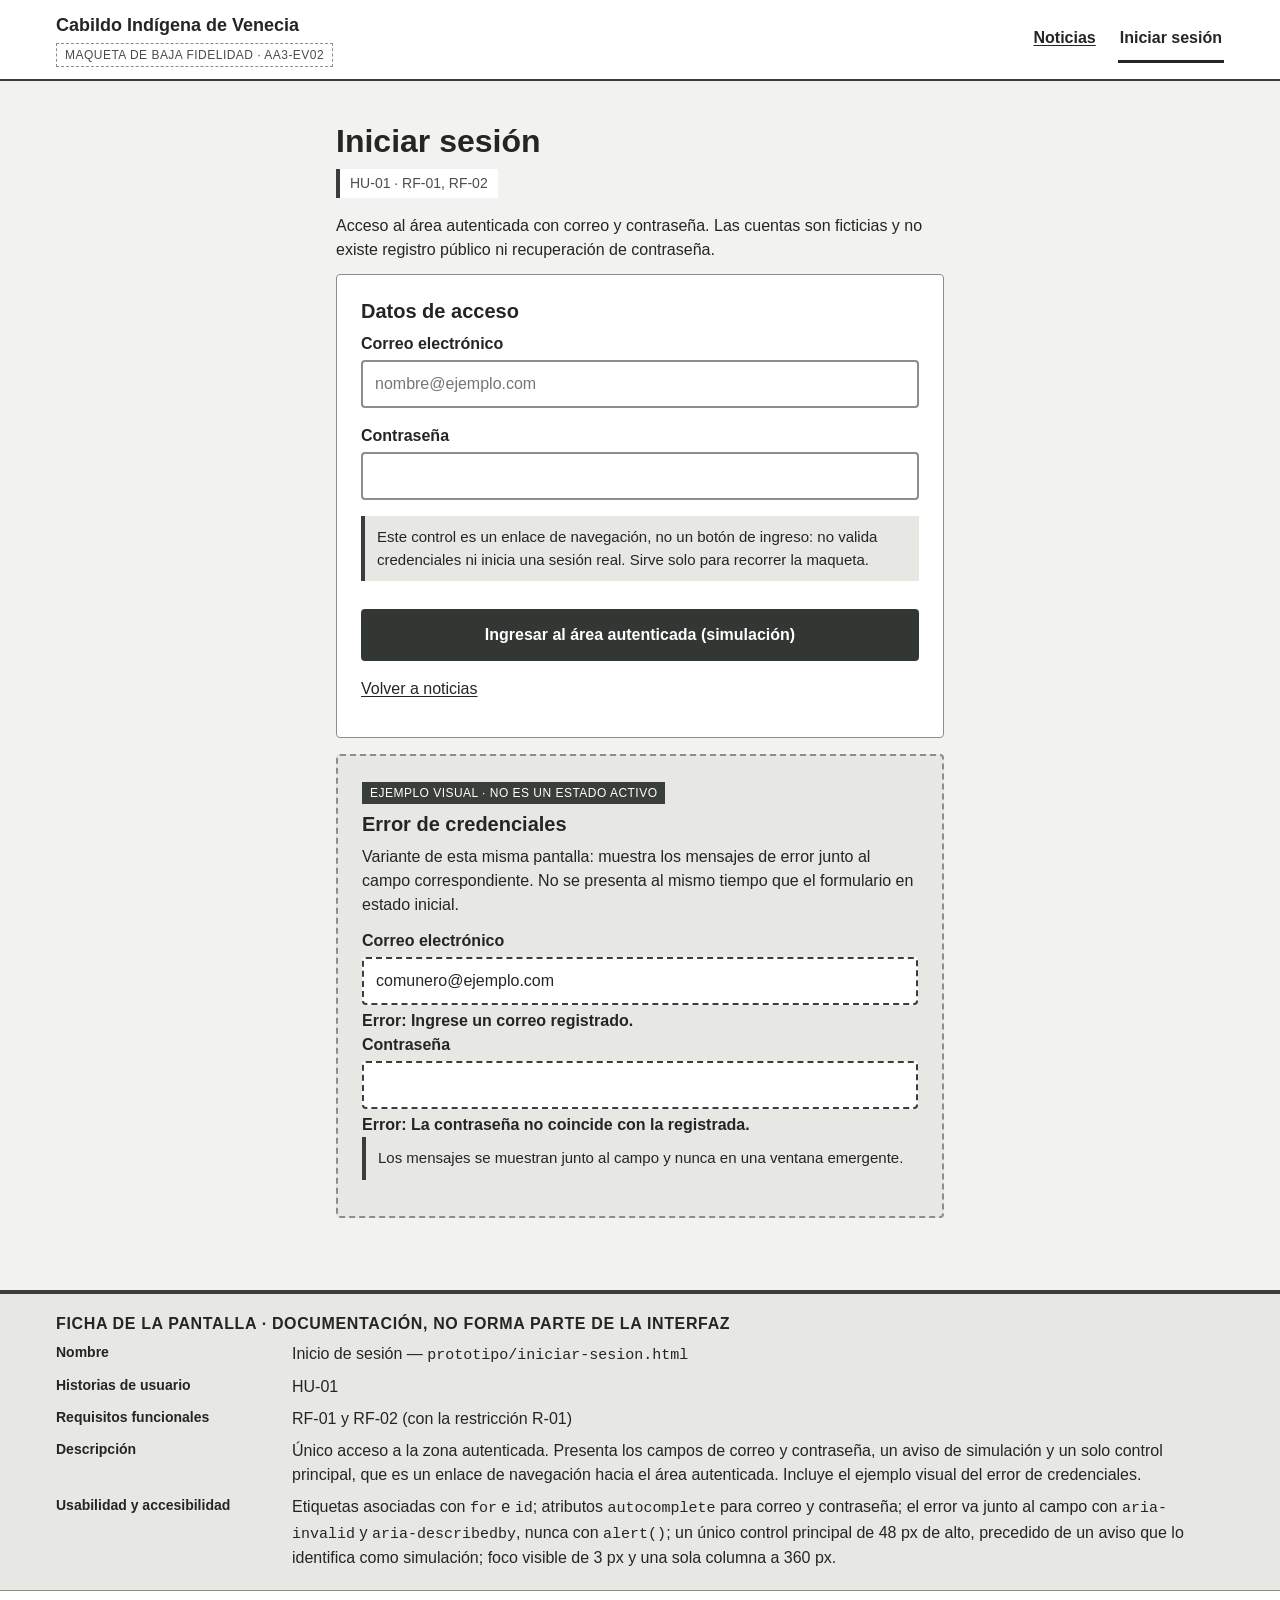
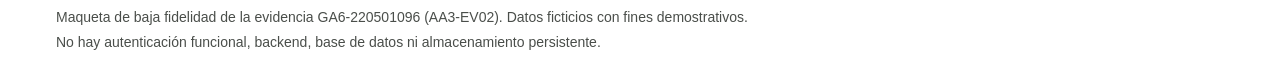
<file: prototipo/iniciar-sesion.html>
<!DOCTYPE html>
<html lang="es">
<head>
  <meta charset="utf-8">
  <meta name="viewport" content="width=device-width, initial-scale=1">
  <title>Iniciar sesión — Maqueta AA3-EV02</title>
  <link rel="stylesheet" href="../styles.css">
</head>
<body class="baja-fidelidad">
  <a class="salto-contenido" href="#contenido">Saltar al contenido</a>

  <header class="encabezado-sitio">
    <div class="contenedor encabezado-sitio__interior">
      <div class="identidad-sitio">
        <p class="nombre-sitio">Cabildo Indígena de Venecia</p>
        <p class="sello-mockup">Maqueta de baja fidelidad · AA3-EV02</p>
      </div>
      <nav class="menu-principal" aria-label="Navegación principal">
        <ul class="menu-principal__lista">
          <li><a class="menu-principal__enlace" href="index.html">Noticias</a></li>
          <li><a class="menu-principal__enlace" href="iniciar-sesion.html" aria-current="page">Iniciar sesión</a></li>
        </ul>
      </nav>
    </div>
  </header>

  <main id="contenido" class="contenido-principal">
    <div class="contenedor contenido-angosto">
      <h1 class="titulo-pantalla">Iniciar sesión</h1>
      <p class="trazabilidad">HU-01 · RF-01, RF-02</p>

      <p>Acceso al área autenticada con correo y contraseña. Las cuentas son ficticias y no existe registro público ni recuperación de contraseña.</p>

      <section class="tarjeta" aria-labelledby="form-titulo">
        <h2 class="tarjeta__titulo" id="form-titulo">Datos de acceso</h2>
        <form class="formulario" novalidate>
          <div class="campo">
            <label class="campo__etiqueta" for="correo">Correo electrónico</label>
            <input class="campo__control" id="correo" type="email" autocomplete="username" placeholder="nombre@ejemplo.com">
          </div>

          <div class="campo">
            <label class="campo__etiqueta" for="contrasena">Contraseña</label>
            <input class="campo__control" id="contrasena" type="password" autocomplete="current-password">
          </div>

          <p class="aviso">Este control es un enlace de navegación, no un botón de ingreso: no valida credenciales ni inicia una sesión real. Sirve solo para recorrer la maqueta.</p>

          <a class="boton-principal" href="inicio.html">Ingresar al área autenticada (simulación)</a>

          <p><a href="index.html">Volver a noticias</a></p>
        </form>
      </section>

      <section class="ejemplo-visual" aria-labelledby="titulo-error">
        <p class="etiqueta-ejemplo">Ejemplo visual · no es un estado activo</p>
        <h2 class="tarjeta__titulo" id="titulo-error">Error de credenciales</h2>
        <p>Variante de esta misma pantalla: muestra los mensajes de error junto al campo correspondiente. No se presenta al mismo tiempo que el formulario en estado inicial.</p>

        <div class="campo campo--error">
          <label class="campo__etiqueta" for="correo-error">Correo electrónico</label>
          <input class="campo__control" id="correo-error" type="email" value="comunero@ejemplo.com" aria-invalid="true" aria-describedby="error-correo">
          <p class="mensaje-error" id="error-correo">Ingrese un correo registrado.</p>
        </div>

        <div class="campo campo--error">
          <label class="campo__etiqueta" for="contrasena-error">Contraseña</label>
          <input class="campo__control" id="contrasena-error" type="password" aria-invalid="true" aria-describedby="error-contrasena">
          <p class="mensaje-error" id="error-contrasena">La contraseña no coincide con la registrada.</p>
        </div>

        <p class="aviso">Los mensajes se muestran junto al campo y nunca en una ventana emergente.</p>
      </section>
    </div>
  </main>

  <aside class="ficha-mockup" aria-labelledby="ficha-titulo">
    <div class="contenedor">
      <h2 class="ficha-mockup__titulo" id="ficha-titulo">Ficha de la pantalla · documentación, no forma parte de la interfaz</h2>
      <dl class="ficha-mockup__lista">
        <div class="ficha-mockup__fila">
          <dt>Nombre</dt>
          <dd>Inicio de sesión — <code>prototipo/iniciar-sesion.html</code></dd>
        </div>
        <div class="ficha-mockup__fila">
          <dt>Historias de usuario</dt>
          <dd>HU-01</dd>
        </div>
        <div class="ficha-mockup__fila">
          <dt>Requisitos funcionales</dt>
          <dd>RF-01 y RF-02 (con la restricción R-01)</dd>
        </div>
        <div class="ficha-mockup__fila">
          <dt>Descripción</dt>
          <dd>Único acceso a la zona autenticada. Presenta los campos de correo y contraseña, un aviso de simulación y un solo control principal, que es un enlace de navegación hacia el área autenticada. Incluye el ejemplo visual del error de credenciales.</dd>
        </div>
        <div class="ficha-mockup__fila">
          <dt>Usabilidad y accesibilidad</dt>
          <dd>Etiquetas asociadas con <code>for</code> e <code>id</code>; atributos <code>autocomplete</code> para correo y contraseña; el error va junto al campo con <code>aria-invalid</code> y <code>aria-describedby</code>, nunca con <code>alert()</code>; un único control principal de 48 px de alto, precedido de un aviso que lo identifica como simulación; foco visible de 3 px y una sola columna a 360 px.</dd>
        </div>
      </dl>
    </div>
  </aside>

  <footer class="pie-sitio">
    <div class="contenedor">
      <p>Maqueta de baja fidelidad de la evidencia GA6-220501096 (AA3-EV02). Datos ficticios con fines demostrativos.</p>
      <p>No hay autenticación funcional, backend, base de datos ni almacenamiento persistente.</p>
    </div>
  </footer>
</body>
</html>
</file>
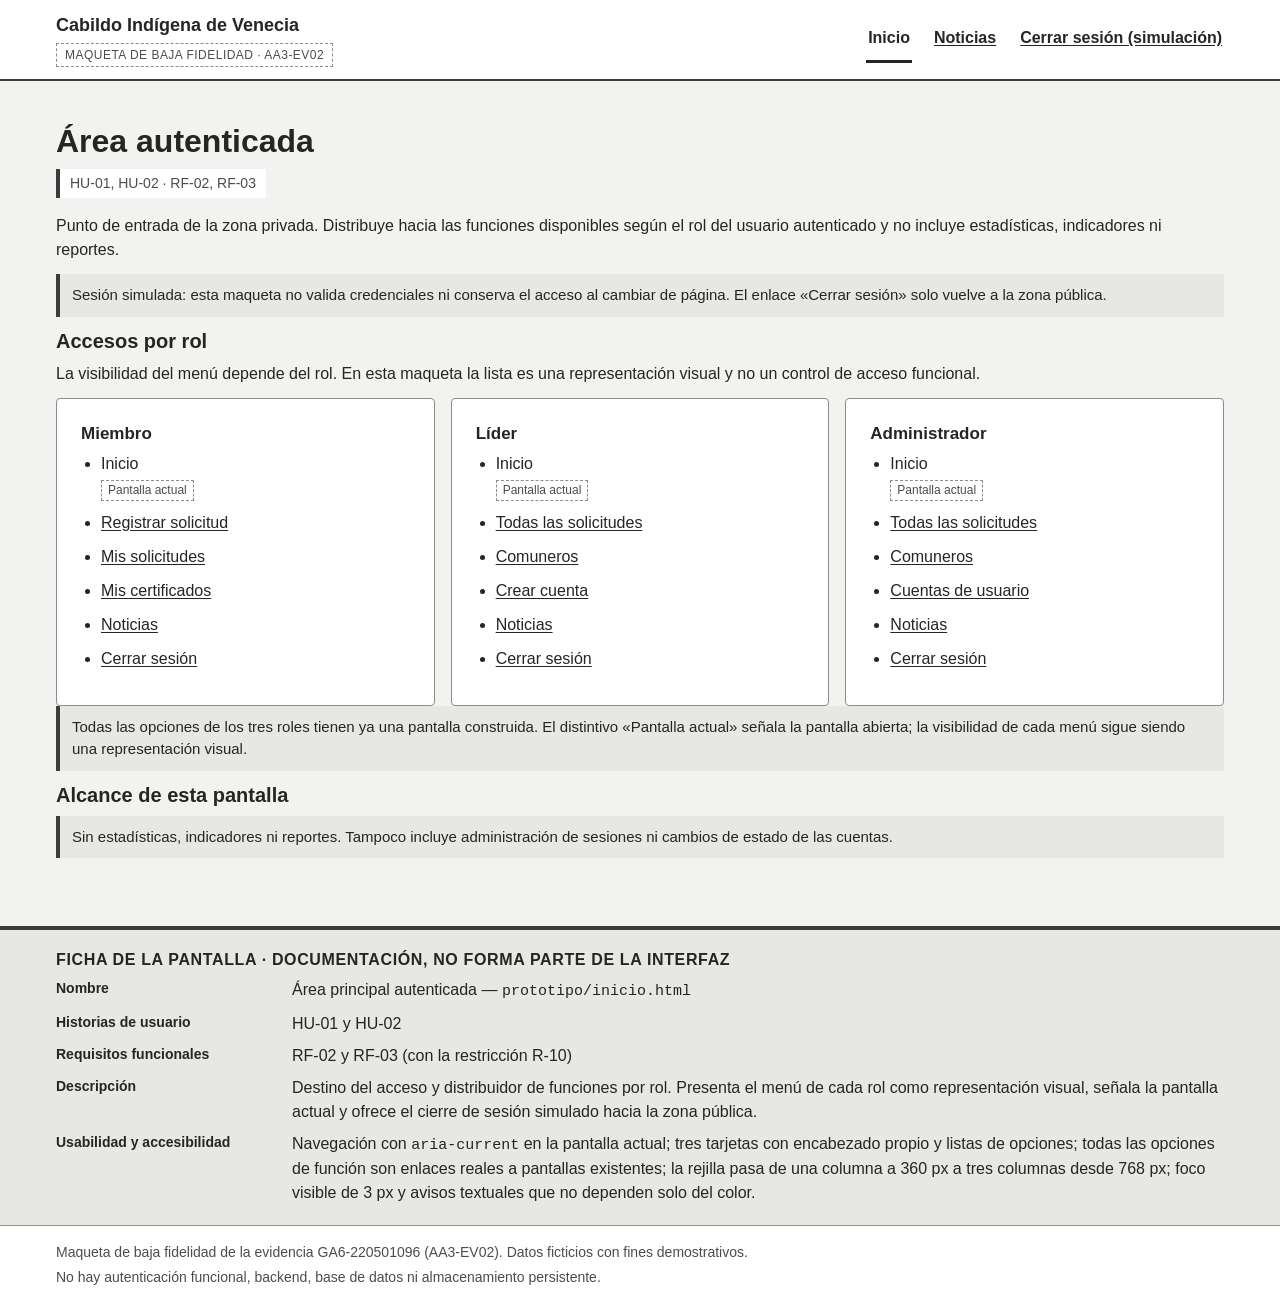
<file: prototipo/inicio.html>
<!DOCTYPE html>
<html lang="es">
<head>
  <meta charset="utf-8">
  <meta name="viewport" content="width=device-width, initial-scale=1">
  <title>Área autenticada — Maqueta AA3-EV02</title>
  <link rel="stylesheet" href="../styles.css">
</head>
<body class="baja-fidelidad">
  <a class="salto-contenido" href="#contenido">Saltar al contenido</a>

  <header class="encabezado-sitio">
    <div class="contenedor encabezado-sitio__interior">
      <div class="identidad-sitio">
        <p class="nombre-sitio">Cabildo Indígena de Venecia</p>
        <p class="sello-mockup">Maqueta de baja fidelidad · AA3-EV02</p>
      </div>
      <nav class="menu-principal" aria-label="Navegación principal">
        <ul class="menu-principal__lista">
          <li><a class="menu-principal__enlace" href="inicio.html" aria-current="page">Inicio</a></li>
          <li><a class="menu-principal__enlace" href="index.html">Noticias</a></li>
          <li><a class="menu-principal__enlace" href="index.html">Cerrar sesión (simulación)</a></li>
        </ul>
      </nav>
    </div>
  </header>

  <main id="contenido" class="contenido-principal">
    <div class="contenedor">
      <h1 class="titulo-pantalla">Área autenticada</h1>
      <p class="trazabilidad">HU-01, HU-02 · RF-02, RF-03</p>

      <p>Punto de entrada de la zona privada. Distribuye hacia las funciones disponibles según el rol del usuario autenticado y no incluye estadísticas, indicadores ni reportes.</p>

      <p class="aviso">Sesión simulada: esta maqueta no valida credenciales ni conserva el acceso al cambiar de página. El enlace «Cerrar sesión» solo vuelve a la zona pública.</p>

      <section aria-labelledby="titulo-accesos">
        <h2 class="titulo-seccion" id="titulo-accesos">Accesos por rol</h2>
        <p>La visibilidad del menú depende del rol. En esta maqueta la lista es una representación visual y no un control de acceso funcional.</p>

        <div class="rejilla">
          <article class="tarjeta tarjeta--rol" aria-labelledby="rol-miembro">
            <h3 id="rol-miembro">Miembro</h3>
            <ul class="lista-accesos">
              <li>Inicio <span class="marca-pendiente">Pantalla actual</span></li>
              <li><a href="registrar-solicitud.html">Registrar solicitud</a></li>
              <li><a href="mis-solicitudes.html">Mis solicitudes</a></li>
              <li><a href="mis-certificados.html">Mis certificados</a></li>
              <li><a href="index.html">Noticias</a></li>
              <li><a href="index.html">Cerrar sesión</a></li>
            </ul>
          </article>

          <article class="tarjeta tarjeta--rol" aria-labelledby="rol-lider">
            <h3 id="rol-lider">Líder</h3>
            <ul class="lista-accesos">
              <li>Inicio <span class="marca-pendiente">Pantalla actual</span></li>
              <li><a href="solicitudes.html">Todas las solicitudes</a></li>
              <li><a href="comuneros.html">Comuneros</a></li>
              <li><a href="crear-cuenta.html">Crear cuenta</a></li>
              <li><a href="index.html">Noticias</a></li>
              <li><a href="index.html">Cerrar sesión</a></li>
            </ul>
          </article>

          <article class="tarjeta tarjeta--rol" aria-labelledby="rol-administrador">
            <h3 id="rol-administrador">Administrador</h3>
            <ul class="lista-accesos">
              <li>Inicio <span class="marca-pendiente">Pantalla actual</span></li>
              <li><a href="solicitudes.html">Todas las solicitudes</a></li>
              <li><a href="comuneros.html">Comuneros</a></li>
              <li><a href="cuentas.html">Cuentas de usuario</a></li>
              <li><a href="index.html">Noticias</a></li>
              <li><a href="index.html">Cerrar sesión</a></li>
            </ul>
          </article>
        </div>

        <p class="aviso">Todas las opciones de los tres roles tienen ya una pantalla construida. El distintivo «Pantalla actual» señala la pantalla abierta; la visibilidad de cada menú sigue siendo una representación visual.</p>
      </section>

      <section aria-labelledby="titulo-alcance">
        <h2 class="titulo-seccion" id="titulo-alcance">Alcance de esta pantalla</h2>
        <p class="aviso">Sin estadísticas, indicadores ni reportes. Tampoco incluye administración de sesiones ni cambios de estado de las cuentas.</p>
      </section>
    </div>
  </main>

  <aside class="ficha-mockup" aria-labelledby="ficha-titulo">
    <div class="contenedor">
      <h2 class="ficha-mockup__titulo" id="ficha-titulo">Ficha de la pantalla · documentación, no forma parte de la interfaz</h2>
      <dl class="ficha-mockup__lista">
        <div class="ficha-mockup__fila">
          <dt>Nombre</dt>
          <dd>Área principal autenticada — <code>prototipo/inicio.html</code></dd>
        </div>
        <div class="ficha-mockup__fila">
          <dt>Historias de usuario</dt>
          <dd>HU-01 y HU-02</dd>
        </div>
        <div class="ficha-mockup__fila">
          <dt>Requisitos funcionales</dt>
          <dd>RF-02 y RF-03 (con la restricción R-10)</dd>
        </div>
        <div class="ficha-mockup__fila">
          <dt>Descripción</dt>
          <dd>Destino del acceso y distribuidor de funciones por rol. Presenta el menú de cada rol como representación visual, señala la pantalla actual y ofrece el cierre de sesión simulado hacia la zona pública.</dd>
        </div>
        <div class="ficha-mockup__fila">
          <dt>Usabilidad y accesibilidad</dt>
          <dd>Navegación con <code>aria-current</code> en la pantalla actual; tres tarjetas con encabezado propio y listas de opciones; todas las opciones de función son enlaces reales a pantallas existentes; la rejilla pasa de una columna a 360 px a tres columnas desde 768 px; foco visible de 3 px y avisos textuales que no dependen solo del color.</dd>
        </div>
      </dl>
    </div>
  </aside>

  <footer class="pie-sitio">
    <div class="contenedor">
      <p>Maqueta de baja fidelidad de la evidencia GA6-220501096 (AA3-EV02). Datos ficticios con fines demostrativos.</p>
      <p>No hay autenticación funcional, backend, base de datos ni almacenamiento persistente.</p>
    </div>
  </footer>
</body>
</html>
</file>
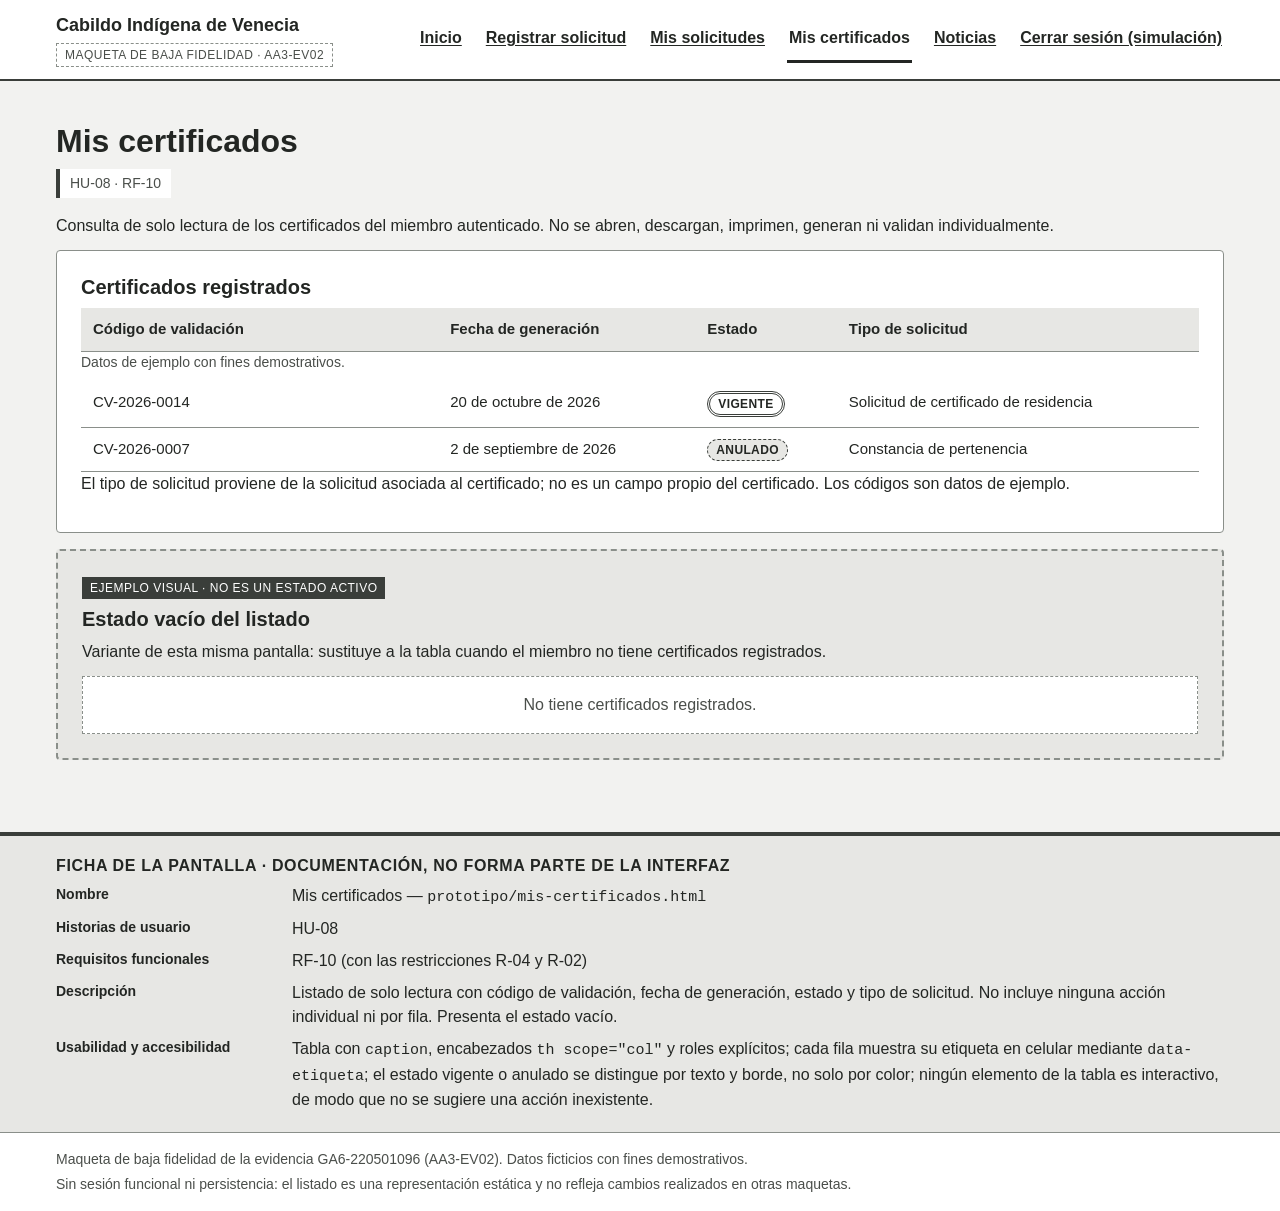
<file: prototipo/mis-certificados.html>
<!DOCTYPE html>
<html lang="es">
<head>
  <meta charset="utf-8">
  <meta name="viewport" content="width=device-width, initial-scale=1">
  <title>Mis certificados — Maqueta AA3-EV02</title>
  <link rel="stylesheet" href="../styles.css">
</head>
<body class="baja-fidelidad">
  <a class="salto-contenido" href="#contenido">Saltar al contenido</a>

  <header class="encabezado-sitio">
    <div class="contenedor encabezado-sitio__interior">
      <div class="identidad-sitio">
        <p class="nombre-sitio">Cabildo Indígena de Venecia</p>
        <p class="sello-mockup">Maqueta de baja fidelidad · AA3-EV02</p>
      </div>
      <nav class="menu-principal" aria-label="Navegación principal">
        <ul class="menu-principal__lista">
          <li><a class="menu-principal__enlace" href="inicio.html">Inicio</a></li>
          <li><a class="menu-principal__enlace" href="registrar-solicitud.html">Registrar solicitud</a></li>
          <li><a class="menu-principal__enlace" href="mis-solicitudes.html">Mis solicitudes</a></li>
          <li><a class="menu-principal__enlace" href="mis-certificados.html" aria-current="page">Mis certificados</a></li>
          <li><a class="menu-principal__enlace" href="index.html">Noticias</a></li>
          <li><a class="menu-principal__enlace" href="index.html">Cerrar sesión (simulación)</a></li>
        </ul>
      </nav>
    </div>
  </header>

  <main id="contenido" class="contenido-principal">
    <div class="contenedor">
      <h1 class="titulo-pantalla">Mis certificados</h1>
      <p class="trazabilidad">HU-08 · RF-10</p>

      <p>Consulta de solo lectura de los certificados del miembro autenticado. No se abren, descargan, imprimen, generan ni validan individualmente.</p>

      <section class="tarjeta" aria-labelledby="titulo-listado">
        <h2 class="tarjeta__titulo" id="titulo-listado">Certificados registrados</h2>

        <table class="tabla-datos" role="table">
          <caption class="tabla-datos__leyenda">Datos de ejemplo con fines demostrativos.</caption>
          <thead role="rowgroup">
            <tr role="row">
              <th scope="col" role="columnheader">Código de validación</th>
              <th scope="col" role="columnheader">Fecha de generación</th>
              <th scope="col" role="columnheader">Estado</th>
              <th scope="col" role="columnheader">Tipo de solicitud</th>
            </tr>
          </thead>
          <tbody role="rowgroup">
            <tr role="row">
              <td role="cell" data-etiqueta="Código de validación">CV-2026-0014</td>
              <td role="cell" data-etiqueta="Fecha de generación"><time datetime="2026-10-20">20 de octubre de 2026</time></td>
              <td role="cell" data-etiqueta="Estado"><span class="etiqueta-estado etiqueta-estado--vigente">Vigente</span></td>
              <td role="cell" data-etiqueta="Tipo de solicitud">Solicitud de certificado de residencia</td>
            </tr>
            <tr role="row">
              <td role="cell" data-etiqueta="Código de validación">CV-2026-0007</td>
              <td role="cell" data-etiqueta="Fecha de generación"><time datetime="2026-09-02">2 de septiembre de 2026</time></td>
              <td role="cell" data-etiqueta="Estado"><span class="etiqueta-estado etiqueta-estado--anulado">Anulado</span></td>
              <td role="cell" data-etiqueta="Tipo de solicitud">Constancia de pertenencia</td>
            </tr>
          </tbody>
        </table>

        <p>El tipo de solicitud proviene de la solicitud asociada al certificado; no es un campo propio del certificado. Los códigos son datos de ejemplo.</p>
      </section>

      <section class="ejemplo-visual" aria-labelledby="titulo-vacio">
        <p class="etiqueta-ejemplo">Ejemplo visual · no es un estado activo</p>
        <h2 class="tarjeta__titulo" id="titulo-vacio">Estado vacío del listado</h2>
        <p>Variante de esta misma pantalla: sustituye a la tabla cuando el miembro no tiene certificados registrados.</p>
        <div class="estado-vacio">
          <p>No tiene certificados registrados.</p>
        </div>
      </section>
    </div>
  </main>

  <aside class="ficha-mockup" aria-labelledby="ficha-titulo">
    <div class="contenedor">
      <h2 class="ficha-mockup__titulo" id="ficha-titulo">Ficha de la pantalla · documentación, no forma parte de la interfaz</h2>
      <dl class="ficha-mockup__lista">
        <div class="ficha-mockup__fila">
          <dt>Nombre</dt>
          <dd>Mis certificados — <code>prototipo/mis-certificados.html</code></dd>
        </div>
        <div class="ficha-mockup__fila">
          <dt>Historias de usuario</dt>
          <dd>HU-08</dd>
        </div>
        <div class="ficha-mockup__fila">
          <dt>Requisitos funcionales</dt>
          <dd>RF-10 (con las restricciones R-04 y R-02)</dd>
        </div>
        <div class="ficha-mockup__fila">
          <dt>Descripción</dt>
          <dd>Listado de solo lectura con código de validación, fecha de generación, estado y tipo de solicitud. No incluye ninguna acción individual ni por fila. Presenta el estado vacío.</dd>
        </div>
        <div class="ficha-mockup__fila">
          <dt>Usabilidad y accesibilidad</dt>
          <dd>Tabla con <code>caption</code>, encabezados <code>th scope="col"</code> y roles explícitos; cada fila muestra su etiqueta en celular mediante <code>data-etiqueta</code>; el estado vigente o anulado se distingue por texto y borde, no solo por color; ningún elemento de la tabla es interactivo, de modo que no se sugiere una acción inexistente.</dd>
        </div>
      </dl>
    </div>
  </aside>

  <footer class="pie-sitio">
    <div class="contenedor">
      <p>Maqueta de baja fidelidad de la evidencia GA6-220501096 (AA3-EV02). Datos ficticios con fines demostrativos.</p>
      <p>Sin sesión funcional ni persistencia: el listado es una representación estática y no refleja cambios realizados en otras maquetas.</p>
    </div>
  </footer>
</body>
</html>
</file>
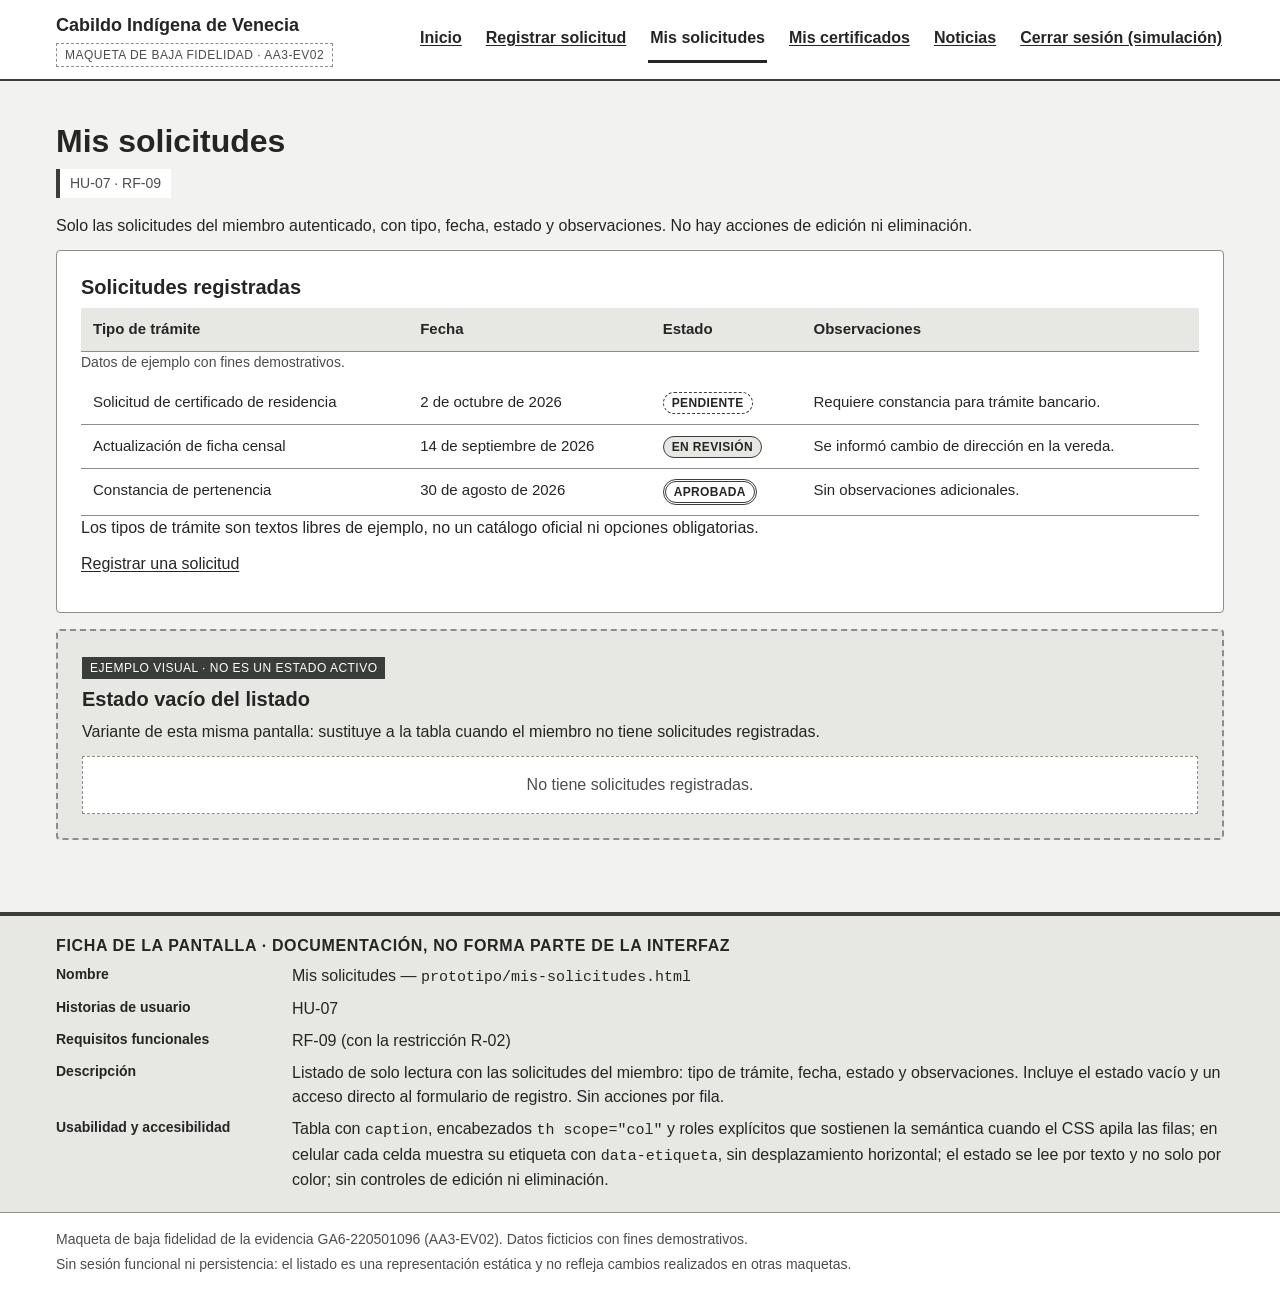
<file: prototipo/mis-solicitudes.html>
<!DOCTYPE html>
<html lang="es">
<head>
  <meta charset="utf-8">
  <meta name="viewport" content="width=device-width, initial-scale=1">
  <title>Mis solicitudes — Maqueta AA3-EV02</title>
  <link rel="stylesheet" href="../styles.css">
</head>
<body class="baja-fidelidad">
  <a class="salto-contenido" href="#contenido">Saltar al contenido</a>

  <header class="encabezado-sitio">
    <div class="contenedor encabezado-sitio__interior">
      <div class="identidad-sitio">
        <p class="nombre-sitio">Cabildo Indígena de Venecia</p>
        <p class="sello-mockup">Maqueta de baja fidelidad · AA3-EV02</p>
      </div>
      <nav class="menu-principal" aria-label="Navegación principal">
        <ul class="menu-principal__lista">
          <li><a class="menu-principal__enlace" href="inicio.html">Inicio</a></li>
          <li><a class="menu-principal__enlace" href="registrar-solicitud.html">Registrar solicitud</a></li>
          <li><a class="menu-principal__enlace" href="mis-solicitudes.html" aria-current="page">Mis solicitudes</a></li>
          <li><a class="menu-principal__enlace" href="mis-certificados.html">Mis certificados</a></li>
          <li><a class="menu-principal__enlace" href="index.html">Noticias</a></li>
          <li><a class="menu-principal__enlace" href="index.html">Cerrar sesión (simulación)</a></li>
        </ul>
      </nav>
    </div>
  </header>

  <main id="contenido" class="contenido-principal">
    <div class="contenedor">
      <h1 class="titulo-pantalla">Mis solicitudes</h1>
      <p class="trazabilidad">HU-07 · RF-09</p>

      <p>Solo las solicitudes del miembro autenticado, con tipo, fecha, estado y observaciones. No hay acciones de edición ni eliminación.</p>

      <section class="tarjeta" aria-labelledby="titulo-listado">
        <h2 class="tarjeta__titulo" id="titulo-listado">Solicitudes registradas</h2>

        <table class="tabla-datos" role="table">
          <caption class="tabla-datos__leyenda">Datos de ejemplo con fines demostrativos.</caption>
          <thead role="rowgroup">
            <tr role="row">
              <th scope="col" role="columnheader">Tipo de trámite</th>
              <th scope="col" role="columnheader">Fecha</th>
              <th scope="col" role="columnheader">Estado</th>
              <th scope="col" role="columnheader">Observaciones</th>
            </tr>
          </thead>
          <tbody role="rowgroup">
            <tr role="row">
              <td role="cell" data-etiqueta="Tipo de trámite">Solicitud de certificado de residencia</td>
              <td role="cell" data-etiqueta="Fecha"><time datetime="2026-10-02">2 de octubre de 2026</time></td>
              <td role="cell" data-etiqueta="Estado"><span class="etiqueta-estado etiqueta-estado--pendiente">Pendiente</span></td>
              <td role="cell" data-etiqueta="Observaciones">Requiere constancia para trámite bancario.</td>
            </tr>
            <tr role="row">
              <td role="cell" data-etiqueta="Tipo de trámite">Actualización de ficha censal</td>
              <td role="cell" data-etiqueta="Fecha"><time datetime="2026-09-14">14 de septiembre de 2026</time></td>
              <td role="cell" data-etiqueta="Estado"><span class="etiqueta-estado etiqueta-estado--en-revision">En revisión</span></td>
              <td role="cell" data-etiqueta="Observaciones">Se informó cambio de dirección en la vereda.</td>
            </tr>
            <tr role="row">
              <td role="cell" data-etiqueta="Tipo de trámite">Constancia de pertenencia</td>
              <td role="cell" data-etiqueta="Fecha"><time datetime="2026-08-30">30 de agosto de 2026</time></td>
              <td role="cell" data-etiqueta="Estado"><span class="etiqueta-estado etiqueta-estado--aprobada">Aprobada</span></td>
              <td role="cell" data-etiqueta="Observaciones">Sin observaciones adicionales.</td>
            </tr>
          </tbody>
        </table>

        <p>Los tipos de trámite son textos libres de ejemplo, no un catálogo oficial ni opciones obligatorias.</p>
        <p><a href="registrar-solicitud.html">Registrar una solicitud</a></p>
      </section>

      <section class="ejemplo-visual" aria-labelledby="titulo-vacio">
        <p class="etiqueta-ejemplo">Ejemplo visual · no es un estado activo</p>
        <h2 class="tarjeta__titulo" id="titulo-vacio">Estado vacío del listado</h2>
        <p>Variante de esta misma pantalla: sustituye a la tabla cuando el miembro no tiene solicitudes registradas.</p>
        <div class="estado-vacio">
          <p>No tiene solicitudes registradas.</p>
        </div>
      </section>
    </div>
  </main>

  <aside class="ficha-mockup" aria-labelledby="ficha-titulo">
    <div class="contenedor">
      <h2 class="ficha-mockup__titulo" id="ficha-titulo">Ficha de la pantalla · documentación, no forma parte de la interfaz</h2>
      <dl class="ficha-mockup__lista">
        <div class="ficha-mockup__fila">
          <dt>Nombre</dt>
          <dd>Mis solicitudes — <code>prototipo/mis-solicitudes.html</code></dd>
        </div>
        <div class="ficha-mockup__fila">
          <dt>Historias de usuario</dt>
          <dd>HU-07</dd>
        </div>
        <div class="ficha-mockup__fila">
          <dt>Requisitos funcionales</dt>
          <dd>RF-09 (con la restricción R-02)</dd>
        </div>
        <div class="ficha-mockup__fila">
          <dt>Descripción</dt>
          <dd>Listado de solo lectura con las solicitudes del miembro: tipo de trámite, fecha, estado y observaciones. Incluye el estado vacío y un acceso directo al formulario de registro. Sin acciones por fila.</dd>
        </div>
        <div class="ficha-mockup__fila">
          <dt>Usabilidad y accesibilidad</dt>
          <dd>Tabla con <code>caption</code>, encabezados <code>th scope="col"</code> y roles explícitos que sostienen la semántica cuando el CSS apila las filas; en celular cada celda muestra su etiqueta con <code>data-etiqueta</code>, sin desplazamiento horizontal; el estado se lee por texto y no solo por color; sin controles de edición ni eliminación.</dd>
        </div>
      </dl>
    </div>
  </aside>

  <footer class="pie-sitio">
    <div class="contenedor">
      <p>Maqueta de baja fidelidad de la evidencia GA6-220501096 (AA3-EV02). Datos ficticios con fines demostrativos.</p>
      <p>Sin sesión funcional ni persistencia: el listado es una representación estática y no refleja cambios realizados en otras maquetas.</p>
    </div>
  </footer>
</body>
</html>
</file>
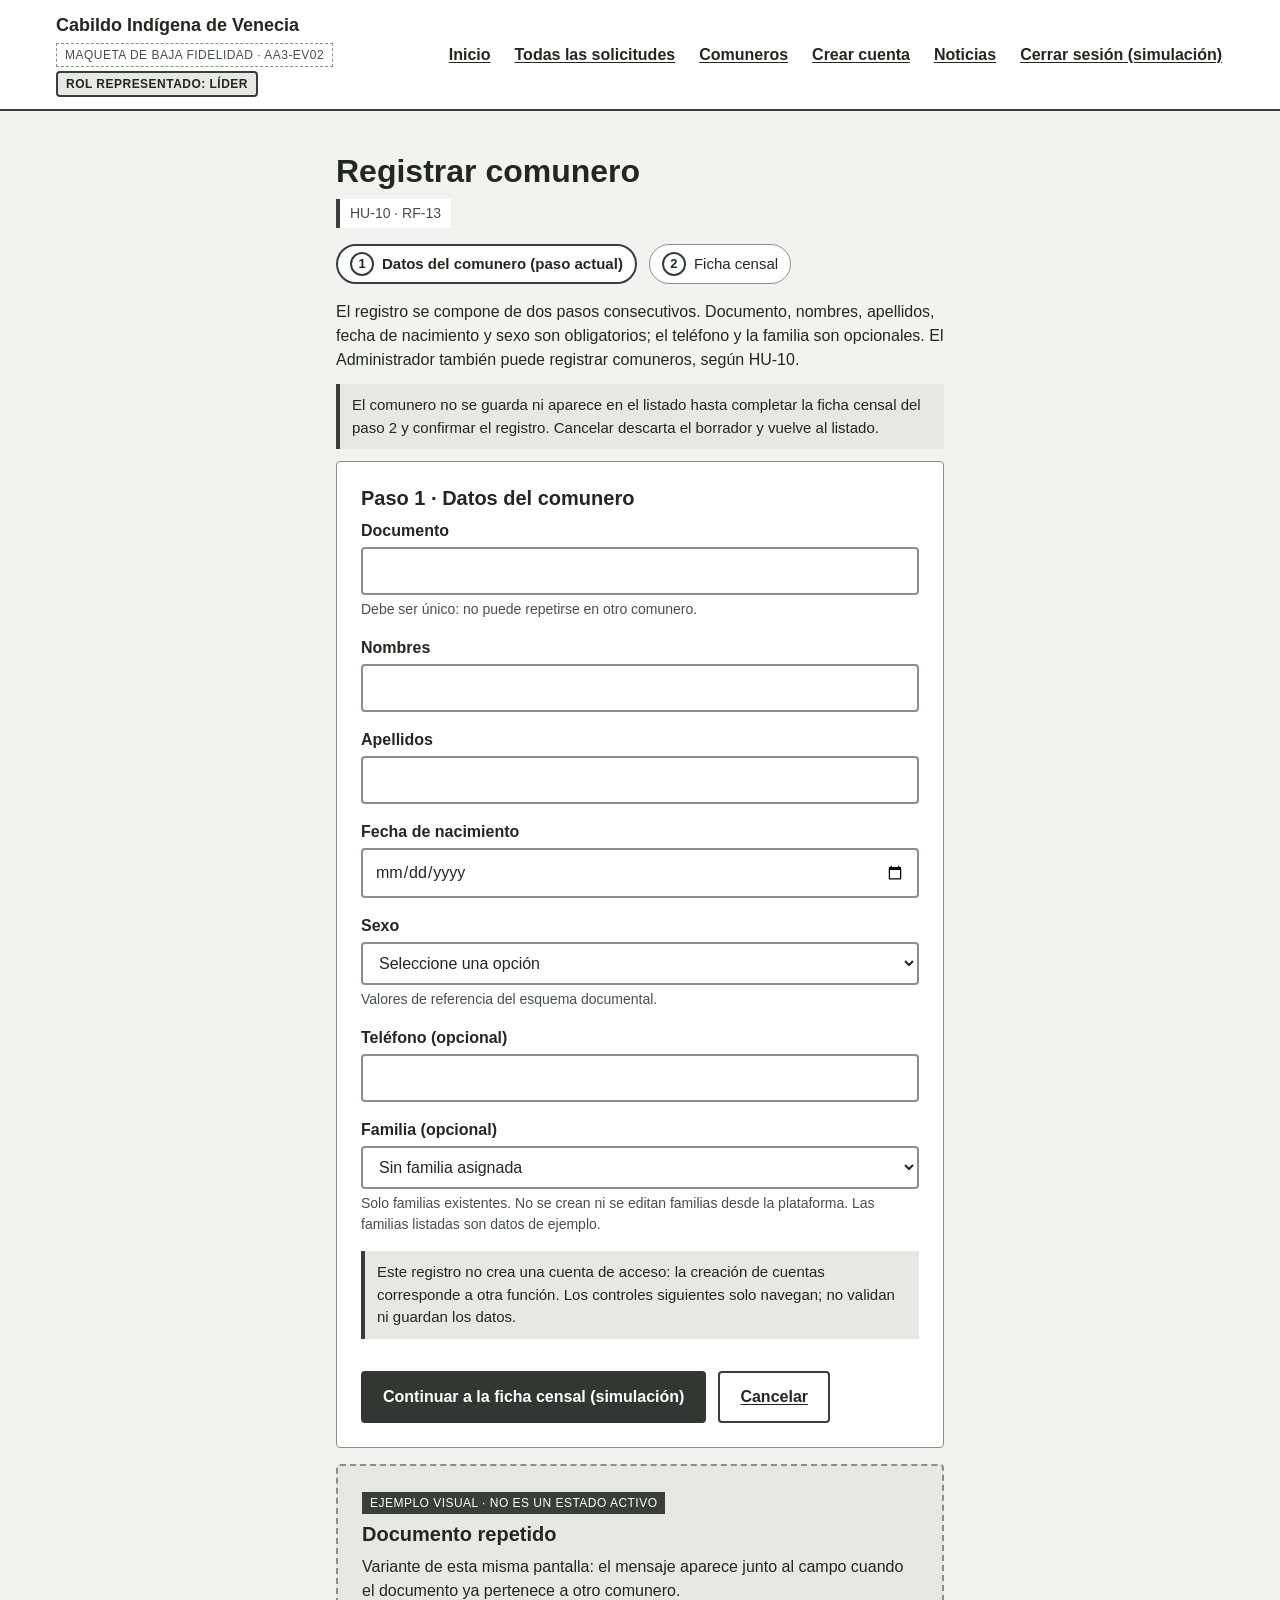
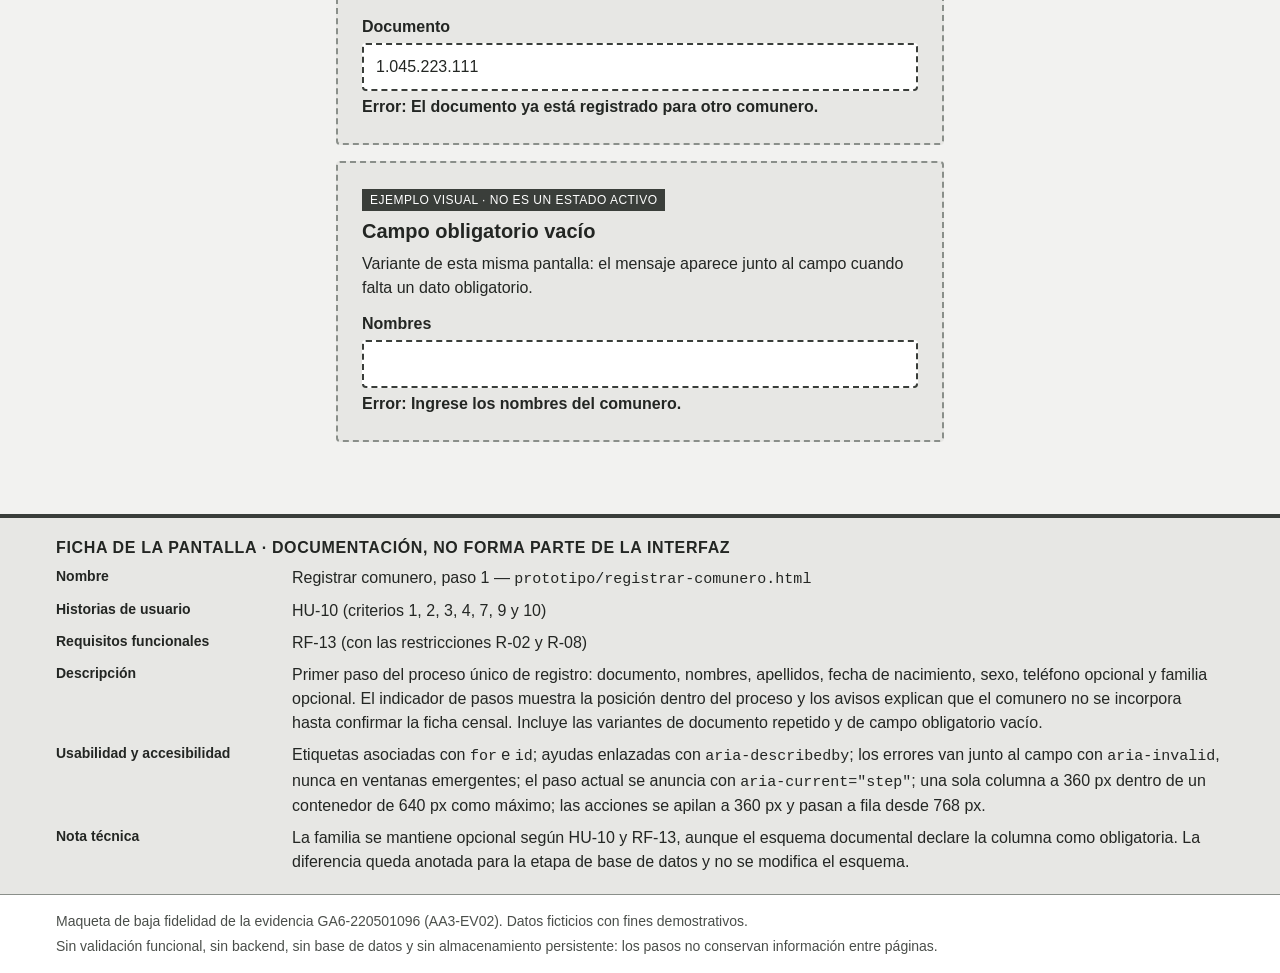
<file: prototipo/registrar-comunero.html>
<!DOCTYPE html>
<html lang="es">
<head>
  <meta charset="utf-8">
  <meta name="viewport" content="width=device-width, initial-scale=1">
  <title>Registrar comunero — Maqueta AA3-EV02</title>
  <link rel="stylesheet" href="../styles.css">
</head>
<body class="baja-fidelidad">
  <a class="salto-contenido" href="#contenido">Saltar al contenido</a>

  <header class="encabezado-sitio">
    <div class="contenedor encabezado-sitio__interior">
      <div class="identidad-sitio">
        <p class="nombre-sitio">Cabildo Indígena de Venecia</p>
        <p class="sello-mockup">Maqueta de baja fidelidad · AA3-EV02</p>
        <p class="etiqueta-rol">Rol representado: Líder</p>
      </div>
      <nav class="menu-principal" aria-label="Navegación principal">
        <ul class="menu-principal__lista">
          <li><a class="menu-principal__enlace" href="inicio.html">Inicio</a></li>
          <li><a class="menu-principal__enlace" href="solicitudes.html">Todas las solicitudes</a></li>
          <li><a class="menu-principal__enlace" href="comuneros.html">Comuneros</a></li>
          <li><a class="menu-principal__enlace" href="crear-cuenta.html">Crear cuenta</a></li>
          <li><a class="menu-principal__enlace" href="index.html">Noticias</a></li>
          <li><a class="menu-principal__enlace" href="index.html">Cerrar sesión (simulación)</a></li>
        </ul>
      </nav>
    </div>
  </header>

  <main id="contenido" class="contenido-principal">
    <div class="contenedor contenido-angosto">
      <h1 class="titulo-pantalla">Registrar comunero</h1>
      <p class="trazabilidad">HU-10 · RF-13</p>

      <ol class="pasos" aria-label="Pasos del registro del comunero">
        <li class="pasos__item pasos__item--actual" aria-current="step"><span class="pasos__numero">1</span> Datos del comunero (paso actual)</li>
        <li class="pasos__item"><span class="pasos__numero">2</span> Ficha censal</li>
      </ol>

      <p>El registro se compone de dos pasos consecutivos. Documento, nombres, apellidos, fecha de nacimiento y sexo son obligatorios; el teléfono y la familia son opcionales. El Administrador también puede registrar comuneros, según HU-10.</p>

      <p class="aviso">El comunero no se guarda ni aparece en el listado hasta completar la ficha censal del paso 2 y confirmar el registro. Cancelar descarta el borrador y vuelve al listado.</p>

      <section class="tarjeta" aria-labelledby="form-titulo">
        <h2 class="tarjeta__titulo" id="form-titulo">Paso 1 · Datos del comunero</h2>
        <form class="formulario" novalidate>
          <div class="campo">
            <label class="campo__etiqueta" for="documento">Documento</label>
            <input class="campo__control" id="documento" type="text" autocomplete="off" aria-describedby="ayuda-documento">
            <p class="campo__ayuda" id="ayuda-documento">Debe ser único: no puede repetirse en otro comunero.</p>
          </div>

          <div class="campo">
            <label class="campo__etiqueta" for="nombres">Nombres</label>
            <input class="campo__control" id="nombres" type="text" autocomplete="off">
          </div>

          <div class="campo">
            <label class="campo__etiqueta" for="apellidos">Apellidos</label>
            <input class="campo__control" id="apellidos" type="text" autocomplete="off">
          </div>

          <div class="campo">
            <label class="campo__etiqueta" for="fecha-nacimiento">Fecha de nacimiento</label>
            <input class="campo__control" id="fecha-nacimiento" type="date">
          </div>

          <div class="campo">
            <label class="campo__etiqueta" for="sexo">Sexo</label>
            <select class="campo__control" id="sexo" aria-describedby="ayuda-sexo">
              <option value="" selected>Seleccione una opción</option>
              <option value="femenino">Femenino</option>
              <option value="masculino">Masculino</option>
              <option value="otro">Otro</option>
              <option value="no especifica">No especifica</option>
            </select>
            <p class="campo__ayuda" id="ayuda-sexo">Valores de referencia del esquema documental.</p>
          </div>

          <div class="campo">
            <label class="campo__etiqueta" for="telefono">Teléfono (opcional)</label>
            <input class="campo__control" id="telefono" type="tel" autocomplete="off">
          </div>

          <div class="campo">
            <label class="campo__etiqueta" for="familia">Familia (opcional)</label>
            <select class="campo__control" id="familia" aria-describedby="ayuda-familia">
              <option value="" selected>Sin familia asignada</option>
              <option value="amaru">Familia Amaru</option>
              <option value="quispe">Familia Quispe</option>
              <option value="yupanqui">Familia Yupanqui</option>
            </select>
            <p class="campo__ayuda" id="ayuda-familia">Solo familias existentes. No se crean ni se editan familias desde la plataforma. Las familias listadas son datos de ejemplo.</p>
          </div>

          <p class="aviso">Este registro no crea una cuenta de acceso: la creación de cuentas corresponde a otra función. Los controles siguientes solo navegan; no validan ni guardan los datos.</p>

          <div class="acciones">
            <a class="boton-principal" href="registrar-ficha-censal.html">Continuar a la ficha censal (simulación)</a>
            <a class="boton-secundario" href="comuneros.html">Cancelar</a>
          </div>
        </form>
      </section>

      <section class="ejemplo-visual" aria-labelledby="titulo-error-documento">
        <p class="etiqueta-ejemplo">Ejemplo visual · no es un estado activo</p>
        <h2 class="tarjeta__titulo" id="titulo-error-documento">Documento repetido</h2>
        <p>Variante de esta misma pantalla: el mensaje aparece junto al campo cuando el documento ya pertenece a otro comunero.</p>

        <div class="campo campo--error">
          <label class="campo__etiqueta" for="documento-error">Documento</label>
          <input class="campo__control" id="documento-error" type="text" value="1.045.223.111" autocomplete="off" aria-invalid="true" aria-describedby="error-documento">
          <p class="mensaje-error" id="error-documento">El documento ya está registrado para otro comunero.</p>
        </div>
      </section>

      <section class="ejemplo-visual" aria-labelledby="titulo-error-obligatorio">
        <p class="etiqueta-ejemplo">Ejemplo visual · no es un estado activo</p>
        <h2 class="tarjeta__titulo" id="titulo-error-obligatorio">Campo obligatorio vacío</h2>
        <p>Variante de esta misma pantalla: el mensaje aparece junto al campo cuando falta un dato obligatorio.</p>

        <div class="campo campo--error">
          <label class="campo__etiqueta" for="nombres-error">Nombres</label>
          <input class="campo__control" id="nombres-error" type="text" autocomplete="off" aria-invalid="true" aria-describedby="error-nombres">
          <p class="mensaje-error" id="error-nombres">Ingrese los nombres del comunero.</p>
        </div>
      </section>
    </div>
  </main>

  <aside class="ficha-mockup" aria-labelledby="ficha-titulo">
    <div class="contenedor">
      <h2 class="ficha-mockup__titulo" id="ficha-titulo">Ficha de la pantalla · documentación, no forma parte de la interfaz</h2>
      <dl class="ficha-mockup__lista">
        <div class="ficha-mockup__fila">
          <dt>Nombre</dt>
          <dd>Registrar comunero, paso 1 — <code>prototipo/registrar-comunero.html</code></dd>
        </div>
        <div class="ficha-mockup__fila">
          <dt>Historias de usuario</dt>
          <dd>HU-10 (criterios 1, 2, 3, 4, 7, 9 y 10)</dd>
        </div>
        <div class="ficha-mockup__fila">
          <dt>Requisitos funcionales</dt>
          <dd>RF-13 (con las restricciones R-02 y R-08)</dd>
        </div>
        <div class="ficha-mockup__fila">
          <dt>Descripción</dt>
          <dd>Primer paso del proceso único de registro: documento, nombres, apellidos, fecha de nacimiento, sexo, teléfono opcional y familia opcional. El indicador de pasos muestra la posición dentro del proceso y los avisos explican que el comunero no se incorpora hasta confirmar la ficha censal. Incluye las variantes de documento repetido y de campo obligatorio vacío.</dd>
        </div>
        <div class="ficha-mockup__fila">
          <dt>Usabilidad y accesibilidad</dt>
          <dd>Etiquetas asociadas con <code>for</code> e <code>id</code>; ayudas enlazadas con <code>aria-describedby</code>; los errores van junto al campo con <code>aria-invalid</code>, nunca en ventanas emergentes; el paso actual se anuncia con <code>aria-current="step"</code>; una sola columna a 360 px dentro de un contenedor de 640 px como máximo; las acciones se apilan a 360 px y pasan a fila desde 768 px.</dd>
        </div>
        <div class="ficha-mockup__fila">
          <dt>Nota técnica</dt>
          <dd>La familia se mantiene opcional según HU-10 y RF-13, aunque el esquema documental declare la columna como obligatoria. La diferencia queda anotada para la etapa de base de datos y no se modifica el esquema.</dd>
        </div>
      </dl>
    </div>
  </aside>

  <footer class="pie-sitio">
    <div class="contenedor">
      <p>Maqueta de baja fidelidad de la evidencia GA6-220501096 (AA3-EV02). Datos ficticios con fines demostrativos.</p>
      <p>Sin validación funcional, sin backend, sin base de datos y sin almacenamiento persistente: los pasos no conservan información entre páginas.</p>
    </div>
  </footer>
</body>
</html>
</file>
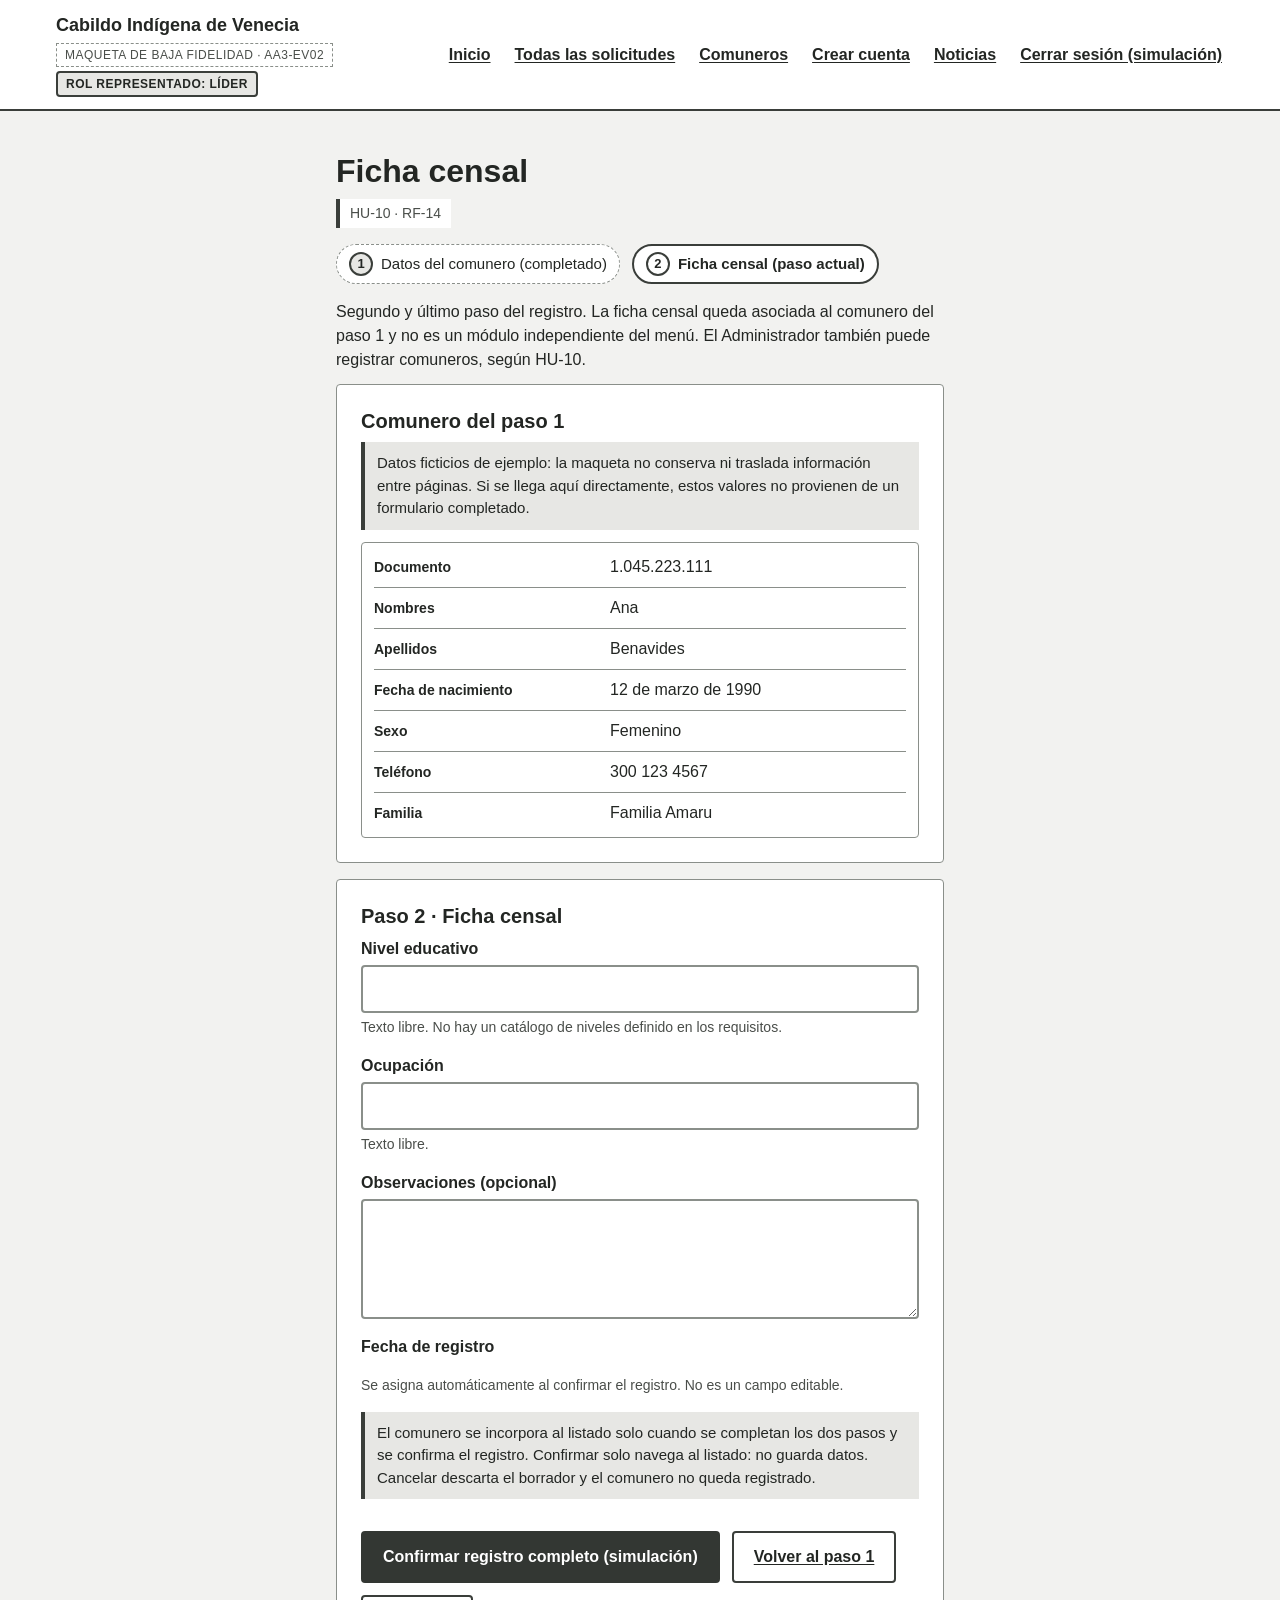
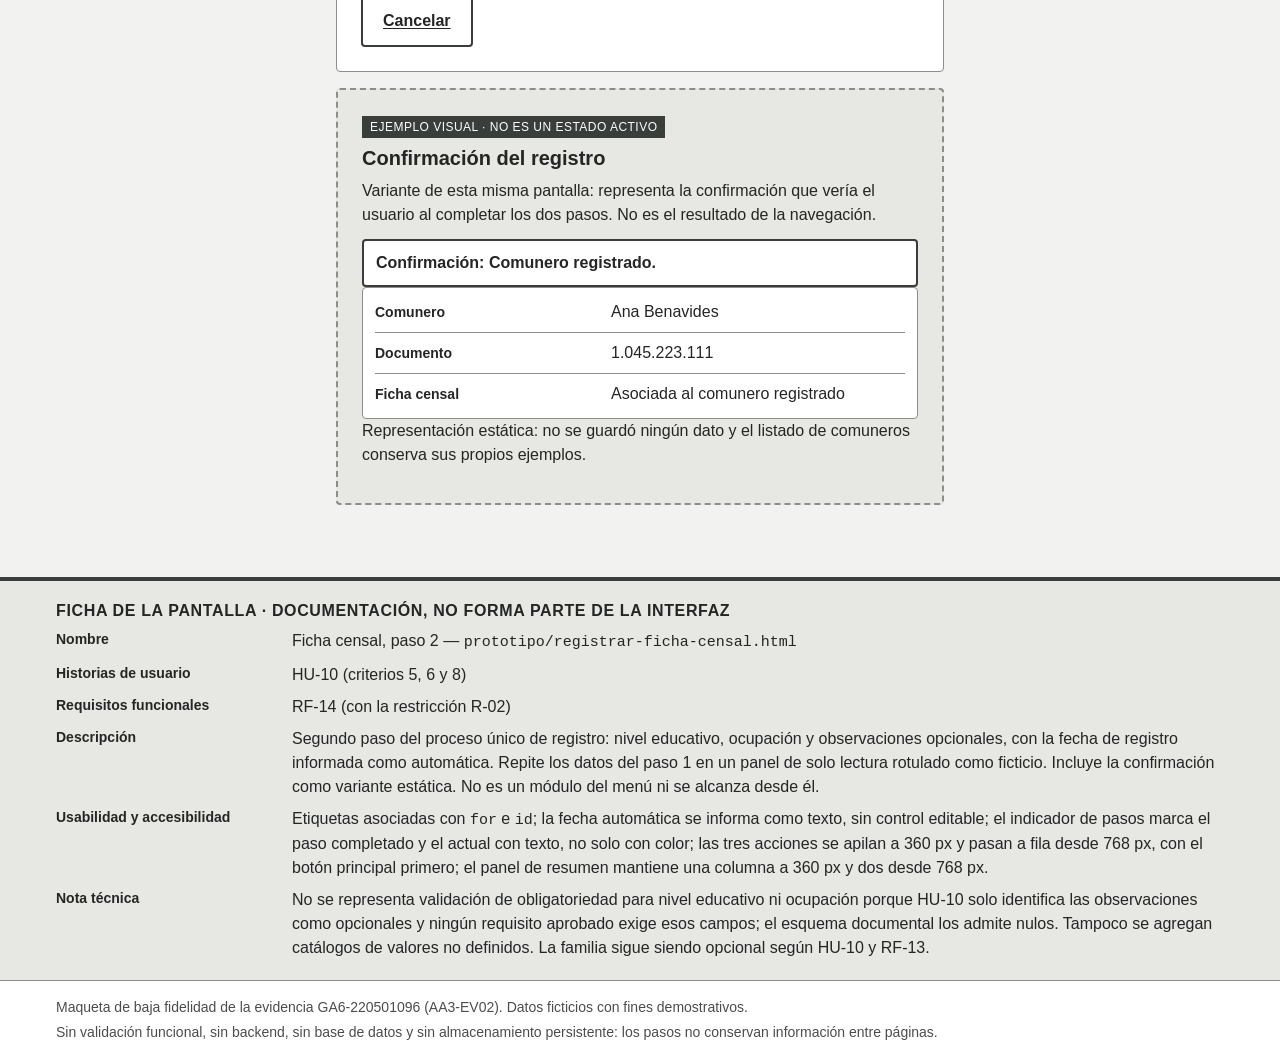
<file: prototipo/registrar-ficha-censal.html>
<!DOCTYPE html>
<html lang="es">
<head>
  <meta charset="utf-8">
  <meta name="viewport" content="width=device-width, initial-scale=1">
  <title>Ficha censal — Maqueta AA3-EV02</title>
  <link rel="stylesheet" href="../styles.css">
</head>
<body class="baja-fidelidad">
  <a class="salto-contenido" href="#contenido">Saltar al contenido</a>

  <header class="encabezado-sitio">
    <div class="contenedor encabezado-sitio__interior">
      <div class="identidad-sitio">
        <p class="nombre-sitio">Cabildo Indígena de Venecia</p>
        <p class="sello-mockup">Maqueta de baja fidelidad · AA3-EV02</p>
        <p class="etiqueta-rol">Rol representado: Líder</p>
      </div>
      <nav class="menu-principal" aria-label="Navegación principal">
        <ul class="menu-principal__lista">
          <li><a class="menu-principal__enlace" href="inicio.html">Inicio</a></li>
          <li><a class="menu-principal__enlace" href="solicitudes.html">Todas las solicitudes</a></li>
          <li><a class="menu-principal__enlace" href="comuneros.html">Comuneros</a></li>
          <li><a class="menu-principal__enlace" href="crear-cuenta.html">Crear cuenta</a></li>
          <li><a class="menu-principal__enlace" href="index.html">Noticias</a></li>
          <li><a class="menu-principal__enlace" href="index.html">Cerrar sesión (simulación)</a></li>
        </ul>
      </nav>
    </div>
  </header>

  <main id="contenido" class="contenido-principal">
    <div class="contenedor contenido-angosto">
      <h1 class="titulo-pantalla">Ficha censal</h1>
      <p class="trazabilidad">HU-10 · RF-14</p>

      <ol class="pasos" aria-label="Pasos del registro del comunero">
        <li class="pasos__item pasos__item--completado"><span class="pasos__numero">1</span> Datos del comunero (completado)</li>
        <li class="pasos__item pasos__item--actual" aria-current="step"><span class="pasos__numero">2</span> Ficha censal (paso actual)</li>
      </ol>

      <p>Segundo y último paso del registro. La ficha censal queda asociada al comunero del paso 1 y no es un módulo independiente del menú. El Administrador también puede registrar comuneros, según HU-10.</p>

      <section class="tarjeta" aria-labelledby="titulo-resumen">
        <h2 class="tarjeta__titulo" id="titulo-resumen">Comunero del paso 1</h2>
        <p class="aviso">Datos ficticios de ejemplo: la maqueta no conserva ni traslada información entre páginas. Si se llega aquí directamente, estos valores no provienen de un formulario completado.</p>

        <dl class="resumen">
          <div class="resumen__fila">
            <dt>Documento</dt>
            <dd>1.045.223.111</dd>
          </div>
          <div class="resumen__fila">
            <dt>Nombres</dt>
            <dd>Ana</dd>
          </div>
          <div class="resumen__fila">
            <dt>Apellidos</dt>
            <dd>Benavides</dd>
          </div>
          <div class="resumen__fila">
            <dt>Fecha de nacimiento</dt>
            <dd>12 de marzo de 1990</dd>
          </div>
          <div class="resumen__fila">
            <dt>Sexo</dt>
            <dd>Femenino</dd>
          </div>
          <div class="resumen__fila">
            <dt>Teléfono</dt>
            <dd>300 123 4567</dd>
          </div>
          <div class="resumen__fila">
            <dt>Familia</dt>
            <dd>Familia Amaru</dd>
          </div>
        </dl>
      </section>

      <section class="tarjeta" aria-labelledby="form-titulo">
        <h2 class="tarjeta__titulo" id="form-titulo">Paso 2 · Ficha censal</h2>
        <form class="formulario" novalidate>
          <div class="campo">
            <label class="campo__etiqueta" for="nivel-educativo">Nivel educativo</label>
            <input class="campo__control" id="nivel-educativo" type="text" autocomplete="off" aria-describedby="ayuda-nivel">
            <p class="campo__ayuda" id="ayuda-nivel">Texto libre. No hay un catálogo de niveles definido en los requisitos.</p>
          </div>

          <div class="campo">
            <label class="campo__etiqueta" for="ocupacion">Ocupación</label>
            <input class="campo__control" id="ocupacion" type="text" autocomplete="off" aria-describedby="ayuda-ocupacion">
            <p class="campo__ayuda" id="ayuda-ocupacion">Texto libre.</p>
          </div>

          <div class="campo">
            <label class="campo__etiqueta" for="observaciones-ficha">Observaciones (opcional)</label>
            <textarea class="campo__control area-texto" id="observaciones-ficha" rows="4"></textarea>
          </div>

          <div class="campo">
            <p class="campo__etiqueta">Fecha de registro</p>
            <p class="campo__ayuda">Se asigna automáticamente al confirmar el registro. No es un campo editable.</p>
          </div>

          <p class="aviso">El comunero se incorpora al listado solo cuando se completan los dos pasos y se confirma el registro. Confirmar solo navega al listado: no guarda datos. Cancelar descarta el borrador y el comunero no queda registrado.</p>

          <div class="acciones">
            <a class="boton-principal" href="comuneros.html">Confirmar registro completo (simulación)</a>
            <a class="boton-secundario" href="registrar-comunero.html">Volver al paso 1</a>
            <a class="boton-secundario" href="comuneros.html">Cancelar</a>
          </div>
        </form>
      </section>

      <section class="ejemplo-visual" aria-labelledby="titulo-confirmacion">
        <p class="etiqueta-ejemplo">Ejemplo visual · no es un estado activo</p>
        <h2 class="tarjeta__titulo" id="titulo-confirmacion">Confirmación del registro</h2>
        <p>Variante de esta misma pantalla: representa la confirmación que vería el usuario al completar los dos pasos. No es el resultado de la navegación.</p>
        <p class="mensaje-exito">Comunero registrado.</p>
        <dl class="resumen">
          <div class="resumen__fila">
            <dt>Comunero</dt>
            <dd>Ana Benavides</dd>
          </div>
          <div class="resumen__fila">
            <dt>Documento</dt>
            <dd>1.045.223.111</dd>
          </div>
          <div class="resumen__fila">
            <dt>Ficha censal</dt>
            <dd>Asociada al comunero registrado</dd>
          </div>
        </dl>
        <p>Representación estática: no se guardó ningún dato y el listado de comuneros conserva sus propios ejemplos.</p>
      </section>
    </div>
  </main>

  <aside class="ficha-mockup" aria-labelledby="ficha-titulo">
    <div class="contenedor">
      <h2 class="ficha-mockup__titulo" id="ficha-titulo">Ficha de la pantalla · documentación, no forma parte de la interfaz</h2>
      <dl class="ficha-mockup__lista">
        <div class="ficha-mockup__fila">
          <dt>Nombre</dt>
          <dd>Ficha censal, paso 2 — <code>prototipo/registrar-ficha-censal.html</code></dd>
        </div>
        <div class="ficha-mockup__fila">
          <dt>Historias de usuario</dt>
          <dd>HU-10 (criterios 5, 6 y 8)</dd>
        </div>
        <div class="ficha-mockup__fila">
          <dt>Requisitos funcionales</dt>
          <dd>RF-14 (con la restricción R-02)</dd>
        </div>
        <div class="ficha-mockup__fila">
          <dt>Descripción</dt>
          <dd>Segundo paso del proceso único de registro: nivel educativo, ocupación y observaciones opcionales, con la fecha de registro informada como automática. Repite los datos del paso 1 en un panel de solo lectura rotulado como ficticio. Incluye la confirmación como variante estática. No es un módulo del menú ni se alcanza desde él.</dd>
        </div>
        <div class="ficha-mockup__fila">
          <dt>Usabilidad y accesibilidad</dt>
          <dd>Etiquetas asociadas con <code>for</code> e <code>id</code>; la fecha automática se informa como texto, sin control editable; el indicador de pasos marca el paso completado y el actual con texto, no solo con color; las tres acciones se apilan a 360 px y pasan a fila desde 768 px, con el botón principal primero; el panel de resumen mantiene una columna a 360 px y dos desde 768 px.</dd>
        </div>
        <div class="ficha-mockup__fila">
          <dt>Nota técnica</dt>
          <dd>No se representa validación de obligatoriedad para nivel educativo ni ocupación porque HU-10 solo identifica las observaciones como opcionales y ningún requisito aprobado exige esos campos; el esquema documental los admite nulos. Tampoco se agregan catálogos de valores no definidos. La familia sigue siendo opcional según HU-10 y RF-13.</dd>
        </div>
      </dl>
    </div>
  </aside>

  <footer class="pie-sitio">
    <div class="contenedor">
      <p>Maqueta de baja fidelidad de la evidencia GA6-220501096 (AA3-EV02). Datos ficticios con fines demostrativos.</p>
      <p>Sin validación funcional, sin backend, sin base de datos y sin almacenamiento persistente: los pasos no conservan información entre páginas.</p>
    </div>
  </footer>
</body>
</html>
</file>
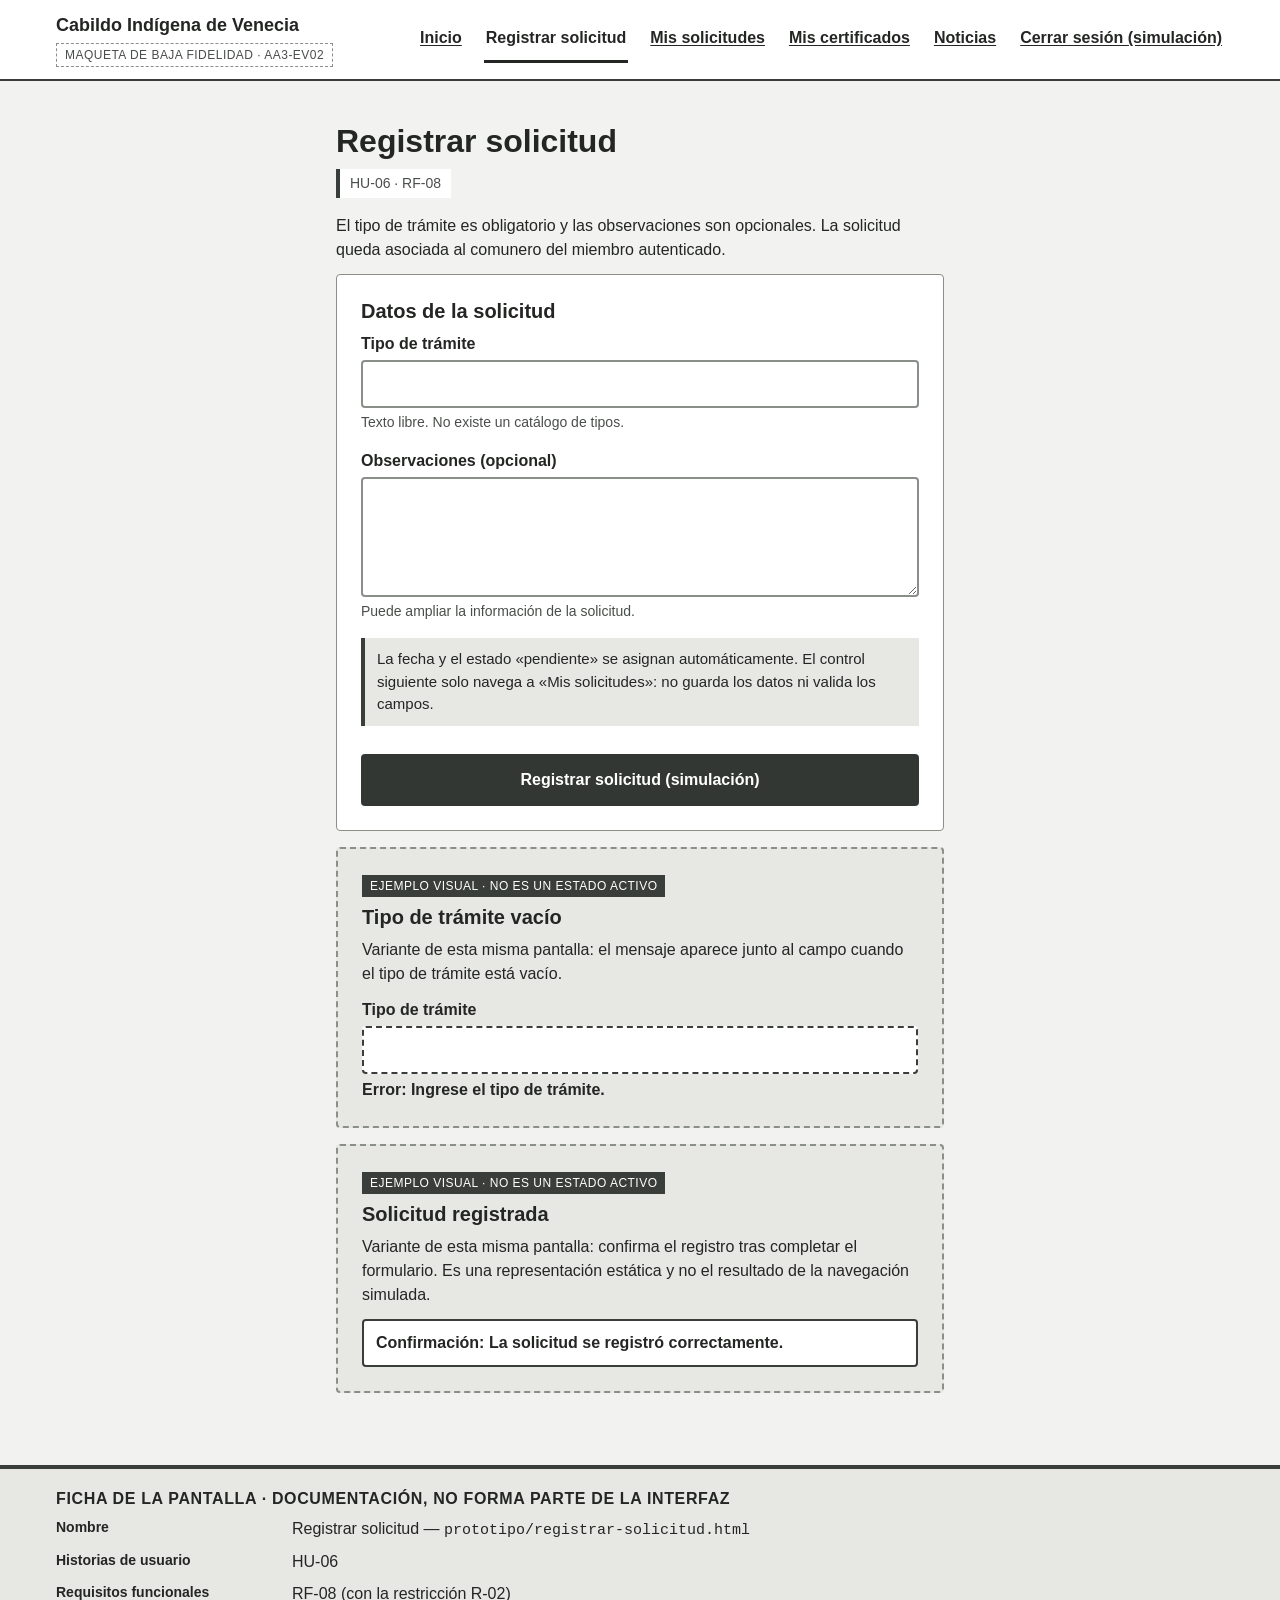
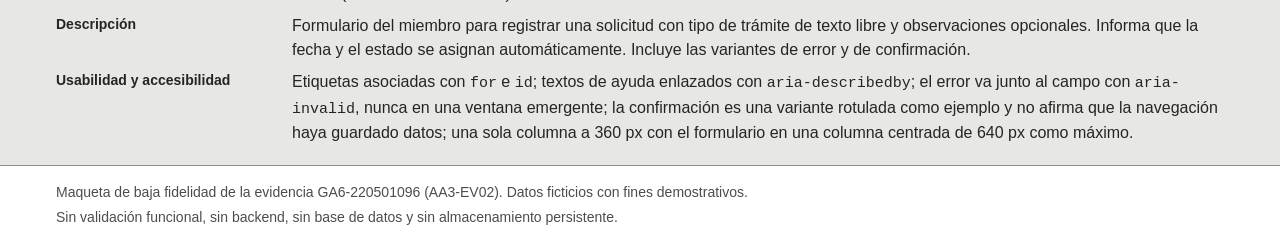
<file: prototipo/registrar-solicitud.html>
<!DOCTYPE html>
<html lang="es">
<head>
  <meta charset="utf-8">
  <meta name="viewport" content="width=device-width, initial-scale=1">
  <title>Registrar solicitud — Maqueta AA3-EV02</title>
  <link rel="stylesheet" href="../styles.css">
</head>
<body class="baja-fidelidad">
  <a class="salto-contenido" href="#contenido">Saltar al contenido</a>

  <header class="encabezado-sitio">
    <div class="contenedor encabezado-sitio__interior">
      <div class="identidad-sitio">
        <p class="nombre-sitio">Cabildo Indígena de Venecia</p>
        <p class="sello-mockup">Maqueta de baja fidelidad · AA3-EV02</p>
      </div>
      <nav class="menu-principal" aria-label="Navegación principal">
        <ul class="menu-principal__lista">
          <li><a class="menu-principal__enlace" href="inicio.html">Inicio</a></li>
          <li><a class="menu-principal__enlace" href="registrar-solicitud.html" aria-current="page">Registrar solicitud</a></li>
          <li><a class="menu-principal__enlace" href="mis-solicitudes.html">Mis solicitudes</a></li>
          <li><a class="menu-principal__enlace" href="mis-certificados.html">Mis certificados</a></li>
          <li><a class="menu-principal__enlace" href="index.html">Noticias</a></li>
          <li><a class="menu-principal__enlace" href="index.html">Cerrar sesión (simulación)</a></li>
        </ul>
      </nav>
    </div>
  </header>

  <main id="contenido" class="contenido-principal">
    <div class="contenedor contenido-angosto">
      <h1 class="titulo-pantalla">Registrar solicitud</h1>
      <p class="trazabilidad">HU-06 · RF-08</p>

      <p>El tipo de trámite es obligatorio y las observaciones son opcionales. La solicitud queda asociada al comunero del miembro autenticado.</p>

      <section class="tarjeta" aria-labelledby="form-titulo">
        <h2 class="tarjeta__titulo" id="form-titulo">Datos de la solicitud</h2>
        <form class="formulario" novalidate>
          <div class="campo">
            <label class="campo__etiqueta" for="tipo-tramite">Tipo de trámite</label>
            <input class="campo__control" id="tipo-tramite" type="text" autocomplete="off" aria-describedby="ayuda-tramite">
            <p class="campo__ayuda" id="ayuda-tramite">Texto libre. No existe un catálogo de tipos.</p>
          </div>

          <div class="campo">
            <label class="campo__etiqueta" for="observaciones">Observaciones (opcional)</label>
            <textarea class="campo__control area-texto" id="observaciones" rows="4" aria-describedby="ayuda-observaciones"></textarea>
            <p class="campo__ayuda" id="ayuda-observaciones">Puede ampliar la información de la solicitud.</p>
          </div>

          <p class="aviso">La fecha y el estado «pendiente» se asignan automáticamente. El control siguiente solo navega a «Mis solicitudes»: no guarda los datos ni valida los campos.</p>

          <a class="boton-principal" href="mis-solicitudes.html">Registrar solicitud (simulación)</a>
        </form>
      </section>

      <section class="ejemplo-visual" aria-labelledby="titulo-error">
        <p class="etiqueta-ejemplo">Ejemplo visual · no es un estado activo</p>
        <h2 class="tarjeta__titulo" id="titulo-error">Tipo de trámite vacío</h2>
        <p>Variante de esta misma pantalla: el mensaje aparece junto al campo cuando el tipo de trámite está vacío.</p>

        <div class="campo campo--error">
          <label class="campo__etiqueta" for="tipo-tramite-error">Tipo de trámite</label>
          <input class="campo__control" id="tipo-tramite-error" type="text" aria-invalid="true" aria-describedby="error-tramite">
          <p class="mensaje-error" id="error-tramite">Ingrese el tipo de trámite.</p>
        </div>
      </section>

      <section class="ejemplo-visual" aria-labelledby="titulo-confirmacion">
        <p class="etiqueta-ejemplo">Ejemplo visual · no es un estado activo</p>
        <h2 class="tarjeta__titulo" id="titulo-confirmacion">Solicitud registrada</h2>
        <p>Variante de esta misma pantalla: confirma el registro tras completar el formulario. Es una representación estática y no el resultado de la navegación simulada.</p>
        <p class="mensaje-exito">La solicitud se registró correctamente.</p>
      </section>
    </div>
  </main>

  <aside class="ficha-mockup" aria-labelledby="ficha-titulo">
    <div class="contenedor">
      <h2 class="ficha-mockup__titulo" id="ficha-titulo">Ficha de la pantalla · documentación, no forma parte de la interfaz</h2>
      <dl class="ficha-mockup__lista">
        <div class="ficha-mockup__fila">
          <dt>Nombre</dt>
          <dd>Registrar solicitud — <code>prototipo/registrar-solicitud.html</code></dd>
        </div>
        <div class="ficha-mockup__fila">
          <dt>Historias de usuario</dt>
          <dd>HU-06</dd>
        </div>
        <div class="ficha-mockup__fila">
          <dt>Requisitos funcionales</dt>
          <dd>RF-08 (con la restricción R-02)</dd>
        </div>
        <div class="ficha-mockup__fila">
          <dt>Descripción</dt>
          <dd>Formulario del miembro para registrar una solicitud con tipo de trámite de texto libre y observaciones opcionales. Informa que la fecha y el estado se asignan automáticamente. Incluye las variantes de error y de confirmación.</dd>
        </div>
        <div class="ficha-mockup__fila">
          <dt>Usabilidad y accesibilidad</dt>
          <dd>Etiquetas asociadas con <code>for</code> e <code>id</code>; textos de ayuda enlazados con <code>aria-describedby</code>; el error va junto al campo con <code>aria-invalid</code>, nunca en una ventana emergente; la confirmación es una variante rotulada como ejemplo y no afirma que la navegación haya guardado datos; una sola columna a 360 px con el formulario en una columna centrada de 640 px como máximo.</dd>
        </div>
      </dl>
    </div>
  </aside>

  <footer class="pie-sitio">
    <div class="contenedor">
      <p>Maqueta de baja fidelidad de la evidencia GA6-220501096 (AA3-EV02). Datos ficticios con fines demostrativos.</p>
      <p>Sin validación funcional, sin backend, sin base de datos y sin almacenamiento persistente.</p>
    </div>
  </footer>
</body>
</html>
</file>
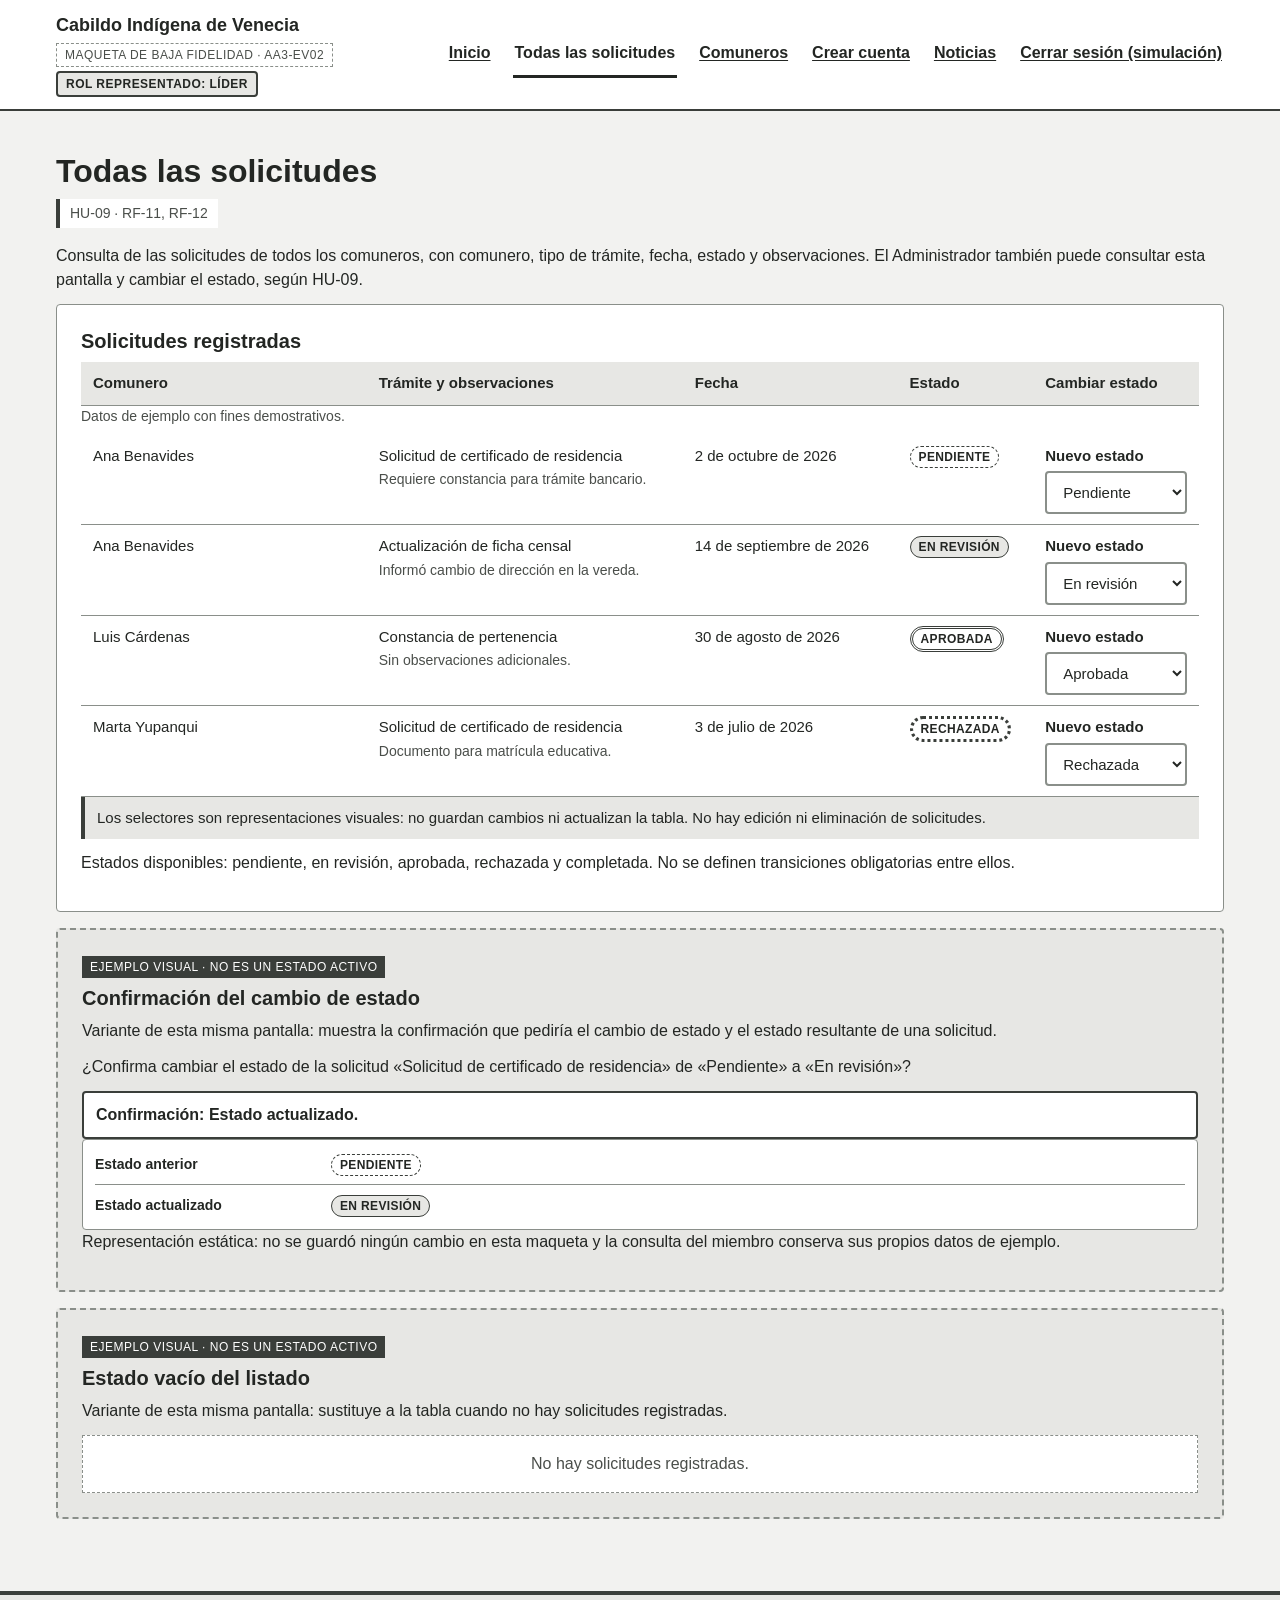
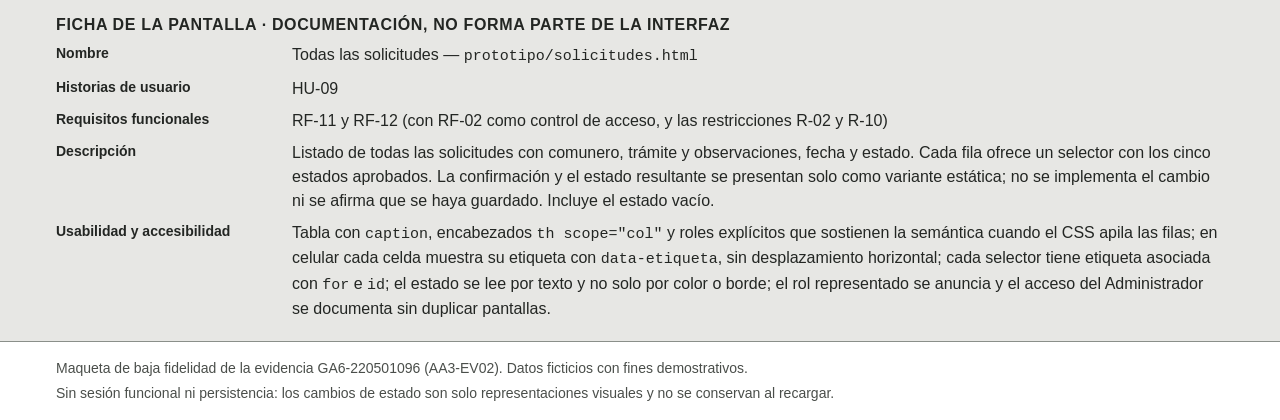
<file: prototipo/solicitudes.html>
<!DOCTYPE html>
<html lang="es">
<head>
  <meta charset="utf-8">
  <meta name="viewport" content="width=device-width, initial-scale=1">
  <title>Todas las solicitudes — Maqueta AA3-EV02</title>
  <link rel="stylesheet" href="../styles.css">
</head>
<body class="baja-fidelidad">
  <a class="salto-contenido" href="#contenido">Saltar al contenido</a>

  <header class="encabezado-sitio">
    <div class="contenedor encabezado-sitio__interior">
      <div class="identidad-sitio">
        <p class="nombre-sitio">Cabildo Indígena de Venecia</p>
        <p class="sello-mockup">Maqueta de baja fidelidad · AA3-EV02</p>
        <p class="etiqueta-rol">Rol representado: Líder</p>
      </div>
      <nav class="menu-principal" aria-label="Navegación principal">
        <ul class="menu-principal__lista">
          <li><a class="menu-principal__enlace" href="inicio.html">Inicio</a></li>
          <li><a class="menu-principal__enlace" href="solicitudes.html" aria-current="page">Todas las solicitudes</a></li>
          <li><a class="menu-principal__enlace" href="comuneros.html">Comuneros</a></li>
          <li><a class="menu-principal__enlace" href="crear-cuenta.html">Crear cuenta</a></li>
          <li><a class="menu-principal__enlace" href="index.html">Noticias</a></li>
          <li><a class="menu-principal__enlace" href="index.html">Cerrar sesión (simulación)</a></li>
        </ul>
      </nav>
    </div>
  </header>

  <main id="contenido" class="contenido-principal">
    <div class="contenedor">
      <h1 class="titulo-pantalla">Todas las solicitudes</h1>
      <p class="trazabilidad">HU-09 · RF-11, RF-12</p>

      <p>Consulta de las solicitudes de todos los comuneros, con comunero, tipo de trámite, fecha, estado y observaciones. El Administrador también puede consultar esta pantalla y cambiar el estado, según HU-09.</p>

      <section class="tarjeta" aria-labelledby="titulo-listado">
        <h2 class="tarjeta__titulo" id="titulo-listado">Solicitudes registradas</h2>

        <table class="tabla-datos" role="table">
          <caption class="tabla-datos__leyenda">Datos de ejemplo con fines demostrativos.</caption>
          <thead role="rowgroup">
            <tr role="row">
              <th scope="col" role="columnheader">Comunero</th>
              <th scope="col" role="columnheader">Trámite y observaciones</th>
              <th scope="col" role="columnheader">Fecha</th>
              <th scope="col" role="columnheader">Estado</th>
              <th scope="col" role="columnheader">Cambiar estado</th>
            </tr>
          </thead>
          <tbody role="rowgroup">
            <tr role="row">
              <td role="cell" data-etiqueta="Comunero">Ana Benavides</td>
              <td role="cell" data-etiqueta="Trámite y observaciones">Solicitud de certificado de residencia<span class="celda-secundaria">Requiere constancia para trámite bancario.</span></td>
              <td role="cell" data-etiqueta="Fecha"><time datetime="2026-10-02">2 de octubre de 2026</time></td>
              <td role="cell" data-etiqueta="Estado"><span class="etiqueta-estado etiqueta-estado--pendiente">Pendiente</span></td>
              <td role="cell" data-etiqueta="Cambiar estado">
                <div class="campo">
                  <label class="campo__etiqueta" for="estado-solicitud-1">Nuevo estado</label>
                  <select class="campo__control" id="estado-solicitud-1">
                    <option value="pendiente" selected>Pendiente</option>
                    <option value="en-revision">En revisión</option>
                    <option value="aprobada">Aprobada</option>
                    <option value="rechazada">Rechazada</option>
                    <option value="completada">Completada</option>
                  </select>
                </div>
              </td>
            </tr>
            <tr role="row">
              <td role="cell" data-etiqueta="Comunero">Ana Benavides</td>
              <td role="cell" data-etiqueta="Trámite y observaciones">Actualización de ficha censal<span class="celda-secundaria">Informó cambio de dirección en la vereda.</span></td>
              <td role="cell" data-etiqueta="Fecha"><time datetime="2026-09-14">14 de septiembre de 2026</time></td>
              <td role="cell" data-etiqueta="Estado"><span class="etiqueta-estado etiqueta-estado--en-revision">En revisión</span></td>
              <td role="cell" data-etiqueta="Cambiar estado">
                <div class="campo">
                  <label class="campo__etiqueta" for="estado-solicitud-2">Nuevo estado</label>
                  <select class="campo__control" id="estado-solicitud-2">
                    <option value="pendiente">Pendiente</option>
                    <option value="en-revision" selected>En revisión</option>
                    <option value="aprobada">Aprobada</option>
                    <option value="rechazada">Rechazada</option>
                    <option value="completada">Completada</option>
                  </select>
                </div>
              </td>
            </tr>
            <tr role="row">
              <td role="cell" data-etiqueta="Comunero">Luis Cárdenas</td>
              <td role="cell" data-etiqueta="Trámite y observaciones">Constancia de pertenencia<span class="celda-secundaria">Sin observaciones adicionales.</span></td>
              <td role="cell" data-etiqueta="Fecha"><time datetime="2026-08-30">30 de agosto de 2026</time></td>
              <td role="cell" data-etiqueta="Estado"><span class="etiqueta-estado etiqueta-estado--aprobada">Aprobada</span></td>
              <td role="cell" data-etiqueta="Cambiar estado">
                <div class="campo">
                  <label class="campo__etiqueta" for="estado-solicitud-3">Nuevo estado</label>
                  <select class="campo__control" id="estado-solicitud-3">
                    <option value="pendiente">Pendiente</option>
                    <option value="en-revision">En revisión</option>
                    <option value="aprobada" selected>Aprobada</option>
                    <option value="rechazada">Rechazada</option>
                    <option value="completada">Completada</option>
                  </select>
                </div>
              </td>
            </tr>
            <tr role="row">
              <td role="cell" data-etiqueta="Comunero">Marta Yupanqui</td>
              <td role="cell" data-etiqueta="Trámite y observaciones">Solicitud de certificado de residencia<span class="celda-secundaria">Documento para matrícula educativa.</span></td>
              <td role="cell" data-etiqueta="Fecha"><time datetime="2026-07-03">3 de julio de 2026</time></td>
              <td role="cell" data-etiqueta="Estado"><span class="etiqueta-estado etiqueta-estado--rechazada">Rechazada</span></td>
              <td role="cell" data-etiqueta="Cambiar estado">
                <div class="campo">
                  <label class="campo__etiqueta" for="estado-solicitud-4">Nuevo estado</label>
                  <select class="campo__control" id="estado-solicitud-4">
                    <option value="pendiente">Pendiente</option>
                    <option value="en-revision">En revisión</option>
                    <option value="aprobada">Aprobada</option>
                    <option value="rechazada" selected>Rechazada</option>
                    <option value="completada">Completada</option>
                  </select>
                </div>
              </td>
            </tr>
          </tbody>
        </table>

        <p class="aviso">Los selectores son representaciones visuales: no guardan cambios ni actualizan la tabla. No hay edición ni eliminación de solicitudes.</p>
        <p>Estados disponibles: pendiente, en revisión, aprobada, rechazada y completada. No se definen transiciones obligatorias entre ellos.</p>
      </section>

      <section class="ejemplo-visual" aria-labelledby="titulo-confirmacion">
        <p class="etiqueta-ejemplo">Ejemplo visual · no es un estado activo</p>
        <h2 class="tarjeta__titulo" id="titulo-confirmacion">Confirmación del cambio de estado</h2>
        <p>Variante de esta misma pantalla: muestra la confirmación que pediría el cambio de estado y el estado resultante de una solicitud.</p>
        <p>¿Confirma cambiar el estado de la solicitud «Solicitud de certificado de residencia» de «Pendiente» a «En revisión»?</p>
        <p class="mensaje-exito">Estado actualizado.</p>
        <dl class="resumen">
          <div class="resumen__fila">
            <dt>Estado anterior</dt>
            <dd><span class="etiqueta-estado etiqueta-estado--pendiente">Pendiente</span></dd>
          </div>
          <div class="resumen__fila">
            <dt>Estado actualizado</dt>
            <dd><span class="etiqueta-estado etiqueta-estado--en-revision">En revisión</span></dd>
          </div>
        </dl>
        <p>Representación estática: no se guardó ningún cambio en esta maqueta y la consulta del miembro conserva sus propios datos de ejemplo.</p>
      </section>

      <section class="ejemplo-visual" aria-labelledby="titulo-vacio">
        <p class="etiqueta-ejemplo">Ejemplo visual · no es un estado activo</p>
        <h2 class="tarjeta__titulo" id="titulo-vacio">Estado vacío del listado</h2>
        <p>Variante de esta misma pantalla: sustituye a la tabla cuando no hay solicitudes registradas.</p>
        <div class="estado-vacio">
          <p>No hay solicitudes registradas.</p>
        </div>
      </section>
    </div>
  </main>

  <aside class="ficha-mockup" aria-labelledby="ficha-titulo">
    <div class="contenedor">
      <h2 class="ficha-mockup__titulo" id="ficha-titulo">Ficha de la pantalla · documentación, no forma parte de la interfaz</h2>
      <dl class="ficha-mockup__lista">
        <div class="ficha-mockup__fila">
          <dt>Nombre</dt>
          <dd>Todas las solicitudes — <code>prototipo/solicitudes.html</code></dd>
        </div>
        <div class="ficha-mockup__fila">
          <dt>Historias de usuario</dt>
          <dd>HU-09</dd>
        </div>
        <div class="ficha-mockup__fila">
          <dt>Requisitos funcionales</dt>
          <dd>RF-11 y RF-12 (con RF-02 como control de acceso, y las restricciones R-02 y R-10)</dd>
        </div>
        <div class="ficha-mockup__fila">
          <dt>Descripción</dt>
          <dd>Listado de todas las solicitudes con comunero, trámite y observaciones, fecha y estado. Cada fila ofrece un selector con los cinco estados aprobados. La confirmación y el estado resultante se presentan solo como variante estática; no se implementa el cambio ni se afirma que se haya guardado. Incluye el estado vacío.</dd>
        </div>
        <div class="ficha-mockup__fila">
          <dt>Usabilidad y accesibilidad</dt>
          <dd>Tabla con <code>caption</code>, encabezados <code>th scope="col"</code> y roles explícitos que sostienen la semántica cuando el CSS apila las filas; en celular cada celda muestra su etiqueta con <code>data-etiqueta</code>, sin desplazamiento horizontal; cada selector tiene etiqueta asociada con <code>for</code> e <code>id</code>; el estado se lee por texto y no solo por color o borde; el rol representado se anuncia y el acceso del Administrador se documenta sin duplicar pantallas.</dd>
        </div>
      </dl>
    </div>
  </aside>

  <footer class="pie-sitio">
    <div class="contenedor">
      <p>Maqueta de baja fidelidad de la evidencia GA6-220501096 (AA3-EV02). Datos ficticios con fines demostrativos.</p>
      <p>Sin sesión funcional ni persistencia: los cambios de estado son solo representaciones visuales y no se conservan al recargar.</p>
    </div>
  </footer>
</body>
</html>
</file>
<file: styles.css>
/* =========================================================
   Plataforma de Gestión — Cabildo Indígena de Venecia
   Evidencia GA6-220501096 (AA3 + AA4)
   Archivo único de estilos del proyecto.

   Dos capas sobre los mismos componentes:

   1. Interfaz final (AA4-EV02): la paleta institucional vive en
      :root y se aplica a plantilla.html, componentes.html y a las
      pantallas definitivas.
   2. Maquetas de baja fidelidad (AA3-EV02): body.baja-fidelidad
      redefine los mismos tokens en escala de grises; prototipo/
      conserva así su presentación sin duplicar reglas.

   Reglas que este archivo respeta:
   - Es el único CSS del proyecto: no hay otros archivos .css.
   - Las pantallas no usan <style> ni atributos style="".
   - Los componentes toman el color solo de los tokens
     semánticos, nunca de valores hexadecimales sueltos.
   ========================================================= */

:root {
  /* 1. Paleta de marca aprobada */
  --verde: #174A35;
  --verde-hover: #103725;
  --crema: #F5F1E7;
  --gris: #292D2A;
  --blanco: #FFFFFF;
  --borde: #D6D2C9;
  --texto-secundario: #626762;
  --error: #A12622;
  --foco: #B78328;

  /* 2. Tokens semánticos de la interfaz final */
  --superficie: var(--blanco);
  --fondo: var(--crema);
  /* Relleno secundario para paneles, avisos y encabezados de tabla */
  --relleno: #EBE6D8;
  --texto: var(--gris);
  --texto-suave: var(--texto-secundario);
  /* Separadores decorativos; no delimitan controles */
  --linea: var(--borde);
  /* Bordes de controles: contraste >= 3:1 sobre fondo y superficie */
  --linea-control: var(--texto-secundario);
  --linea-fuerte: var(--gris);
  --acento: var(--verde);
  --acento-hover: var(--verde-hover);
  --texto-acento: var(--blanco);
  --fondo-encabezado: var(--verde);
  --texto-encabezado: var(--blanco);
  /* Segundo tono del foco: garantiza 3:1 sobre fondos claros */
  --foco-contraste: var(--gris);

  /* 3. Medidas compartidas */
  --ancho-maximo: 1200px;
  --radio: 4px;
}

/* Capa de baja fidelidad: las doce maquetas de prototipo/
   conservan la escala de grises aunque la interfaz final use
   la paleta institucional. Solo cambian valores de token. */
body.baja-fidelidad {
  --superficie: #FFFFFF;
  --fondo: #F2F2F0;
  --relleno: #E7E7E4;
  --texto: #232623;
  --texto-suave: #4A4E4A;
  --linea: #8A8F8A;
  --linea-control: #8A8F8A;
  --linea-fuerte: #3A3E3A;
  --acento: #333733;
  --acento-hover: #141714;
  --texto-acento: #FFFFFF;
  --fondo-encabezado: #FFFFFF;
  --texto-encabezado: #232623;
  --error: #232623;
  --foco: #0B0D0B;
  --foco-contraste: #FFFFFF;
}

/* 1. Base ------------------------------------------------- */

*,
*::before,
*::after {
  box-sizing: border-box;
}

html {
  -webkit-text-size-adjust: 100%;
}

body {
  margin: 0;
  background-color: var(--fondo);
  color: var(--texto);
  font-family: Arial, Helvetica, sans-serif;
  font-size: 16px;
  line-height: 1.5;
  overflow-wrap: break-word;
}

h1,
h2,
h3 {
  margin: 0 0 8px;
  line-height: 1.25;
}

p {
  margin: 0 0 12px;
}

ul {
  margin: 0;
}

a {
  color: var(--texto);
  text-decoration: underline;
  text-underline-offset: 2px;
}

a:hover {
  text-decoration-thickness: 2px;
}

code {
  font-family: Consolas, "Courier New", monospace;
  font-size: 0.9375em;
}

/* Foco visible en todo elemento interactivo.
   Indicador de dos tonos: el anillo dorado aporta la identidad y
   el anillo oscuro exterior garantiza 3:1 sobre fondos claros
   (crema 12,39:1, blanco 13,97:1). Sobre el encabezado verde el
   dorado alcanza 3,04:1. La suma mantiene el foco perceptible en
   ambos contextos sin depender de un solo color. */
:focus-visible {
  outline: 3px solid var(--foco);
  outline-offset: 0;
  box-shadow: 0 0 0 6px var(--foco-contraste);
}

/* Enlace de salto para navegación con teclado */
.salto-contenido {
  position: absolute;
  top: -200px;
  left: 8px;
  z-index: 10;
  padding: 8px 12px;
  border: 2px solid var(--foco);
  background-color: var(--superficie);
  color: var(--texto);
  font-weight: 700;
}

.salto-contenido:focus {
  top: 8px;
}

/* 2. Layout ---------------------------------------------- */

.contenedor {
  width: 100%;
  max-width: var(--ancho-maximo);
  margin-inline: auto;
  padding-inline: 16px;
}

.encabezado-sitio {
  background-color: var(--fondo-encabezado);
  color: var(--texto-encabezado);
  border-bottom: 2px solid var(--linea-fuerte);
}

.encabezado-sitio a {
  color: var(--texto-encabezado);
}

.encabezado-sitio__interior {
  display: flex;
  flex-direction: column;
  flex-wrap: wrap;
  gap: 8px;
  padding-block: 12px;
}

.identidad-sitio {
  display: grid;
  gap: 4px;
}

.nombre-sitio {
  margin: 0;
  font-size: 1.125rem;
  font-weight: 700;
}

.sello-mockup {
  justify-self: start;
  margin: 0;
  padding: 2px 8px;
  border: 1px dashed var(--linea);
  color: var(--texto-suave);
  font-size: 0.75rem;
  letter-spacing: 0.04em;
  text-transform: uppercase;
}

.contenido-principal {
  padding-block: 24px 32px;
}

/* Columna centrada para pantallas de formulario breve */
.contenido-angosto {
  max-width: 640px;
  margin-inline: auto;
}

.titulo-pantalla {
  font-size: 1.75rem;
}

.titulo-seccion {
  font-size: 1.25rem;
  margin-top: 8px;
}

.trazabilidad {
  display: inline-block;
  margin: 0 0 16px;
  padding: 4px 10px;
  border-left: 4px solid var(--linea-fuerte);
  background-color: var(--superficie);
  color: var(--texto-suave);
  font-size: 0.875rem;
}

/* 3. Menú ------------------------------------------------ */

.menu-principal__lista {
  display: flex;
  flex-wrap: wrap;
  gap: 0 20px;
  margin: 0;
  padding: 0;
  list-style: none;
}

.menu-principal__enlace {
  display: inline-block;
  padding: 10px 2px;
  color: inherit;
  font-weight: 700;
}

.menu-principal__enlace[aria-current="page"] {
  border-bottom: 3px solid var(--texto-encabezado);
  text-decoration: none;
}

/* 4. Componentes ----------------------------------------- */

.tarjeta {
  margin-bottom: 16px;
  padding: 16px;
  border: 1px solid var(--linea);
  border-radius: var(--radio);
  background-color: var(--superficie);
}

.tarjeta__titulo {
  font-size: 1.25rem;
}

.tarjeta--rol {
  margin-bottom: 0;
}

.tarjeta--rol h3,
.tarjeta--rol h4 {
  font-size: 1.0625rem;
}

.rejilla {
  display: grid;
  gap: 16px;
  grid-template-columns: 1fr;
  margin-top: 8px;
}

/* Listado de noticias */
.lista-noticias {
  margin: 0;
  padding: 0;
  list-style: none;
}

.noticia {
  padding-block: 12px;
  border-top: 1px solid var(--linea);
}

.noticia:first-child {
  padding-top: 0;
  border-top: 0;
}

.noticia__titulo {
  margin-bottom: 4px;
  font-size: 1.0625rem;
}

.noticia__fecha {
  margin: 0;
  color: var(--texto-suave);
  font-size: 0.875rem;
}

/* Listas de accesos por rol */
.lista-accesos {
  margin: 0;
  padding-left: 20px;
}

.lista-accesos li {
  margin-bottom: 10px;
}

.marca-pendiente {
  display: block;
  width: fit-content;
  margin: 4px 0 0;
  padding: 1px 6px;
  border: 1px dashed var(--linea);
  color: var(--texto-suave);
  font-size: 0.75rem;
  line-height: 1.4;
}

/* Rol representado en la maqueta */
.etiqueta-rol {
  display: inline-block;
  justify-self: start;
  margin: 0;
  padding: 2px 8px;
  border: 2px solid var(--linea-fuerte);
  border-radius: var(--radio);
  background-color: var(--relleno);
  font-size: 0.75rem;
  font-weight: 700;
  letter-spacing: 0.04em;
  text-transform: uppercase;
}

/* Estado de un registro: el texto siempre acompaña al borde */
.etiqueta-estado {
  display: inline-block;
  padding: 1px 8px;
  border: 1px solid var(--linea-fuerte);
  border-radius: 999px;
  font-size: 0.75rem;
  font-weight: 700;
  letter-spacing: 0.03em;
  text-transform: uppercase;
}

.etiqueta-estado--pendiente {
  border-style: dashed;
}

.etiqueta-estado--en-revision {
  background-color: var(--relleno);
}

.etiqueta-estado--aprobada,
.etiqueta-estado--vigente {
  border: 3px double var(--linea-fuerte);
}

.etiqueta-estado--anulado {
  border-style: dashed;
  background-color: var(--relleno);
}

.etiqueta-estado--rechazada {
  border-style: dotted;
  border-width: 3px;
}

/* Estado «completada» de una solicitud (HU-09, RF-12) */
.etiqueta-estado--completada {
  border: 2px solid var(--linea-fuerte);
  background-color: var(--relleno);
}

/* Estado de una cuenta de acceso: solo lectura */
.etiqueta-estado--activo {
  border: 3px double var(--linea-fuerte);
}

.etiqueta-estado--inactivo {
  border-style: dashed;
  background-color: var(--relleno);
}

.etiqueta-estado--bloqueado {
  background-color: var(--linea-fuerte);
  color: var(--texto-acento);
}

/* Tabla de registros: apilada en celular, tabla desde 768 px.
   Los roles ARIA del marcado sostienen la semántica cuando el
   CSS cambia el display de la tabla. */
.tabla-datos {
  display: block;
  width: 100%;
  font-size: 0.9375rem;
}

.tabla-datos__leyenda {
  display: block;
  margin-bottom: 8px;
  color: var(--texto-suave);
  font-size: 0.875rem;
  text-align: left;
}

.tabla-datos thead {
  position: absolute;
  width: 1px;
  height: 1px;
  margin: -1px;
  overflow: hidden;
  clip-path: inset(50%);
  white-space: nowrap;
}

.tabla-datos tbody,
.tabla-datos tr,
.tabla-datos td {
  display: block;
}

.tabla-datos tr {
  margin-bottom: 12px;
  padding: 4px 12px;
  border: 1px solid var(--linea);
  border-radius: var(--radio);
  background-color: var(--superficie);
}

.tabla-datos tr:last-child {
  margin-bottom: 0;
}

.tabla-datos td {
  display: grid;
  grid-template-columns: minmax(96px, 40%) 1fr;
  gap: 8px;
  padding: 8px 0;
  border-bottom: 1px solid var(--linea);
}

.tabla-datos td:last-child {
  border-bottom: 0;
}

.tabla-datos td::before {
  content: attr(data-etiqueta);
  font-weight: 700;
}

/* Texto secundario dentro de una celda: se mantiene en la
   columna del dato cuando la fila está apilada. */
.celda-secundaria {
  display: block;
  margin-top: 2px;
  color: var(--texto-suave);
  font-size: 0.875rem;
}

.tabla-datos td .celda-secundaria {
  grid-column: 2;
}

/* Formulario */
.formulario {
  display: grid;
  gap: 16px;
}

.campo {
  display: grid;
  gap: 4px;
}

.campo__etiqueta {
  display: block;
  font-weight: 700;
}

.campo__control {
  width: 100%;
  padding: 10px 12px;
  border: 2px solid var(--linea-control);
  border-radius: var(--radio);
  background-color: var(--superficie);
  color: var(--texto);
  font: inherit;
}

.campo__control:hover {
  border-color: var(--linea-fuerte);
}

.area-texto {
  min-height: 96px;
  resize: vertical;
}

.campo__ayuda {
  margin: 0;
  color: var(--texto-suave);
  font-size: 0.875rem;
}

.campo--error .campo__control {
  border-style: dashed;
  border-color: var(--linea-fuerte);
}

.mensaje-error {
  margin: 0;
  color: var(--error);
  font-weight: 700;
}

.mensaje-exito {
  margin: 0;
  padding: 10px 12px;
  border: 2px solid var(--linea-fuerte);
  border-radius: var(--radio);
  background-color: var(--superficie);
  font-weight: 700;
}

/* Los prefijos «Error:» y «Confirmación:» pertenecen solo a la
   capa de maqueta. En la interfaz final el texto completo se
   escribe en el HTML, de modo que sea seleccionable y traducible. */
body.baja-fidelidad .mensaje-error::before {
  content: "Error: ";
}

body.baja-fidelidad .mensaje-exito::before {
  content: "Confirmación: ";
}

/* Botones y acciones */
.boton-principal {
  display: inline-flex;
  align-items: center;
  justify-content: center;
  min-height: 48px;
  padding: 12px 20px;
  border: 2px solid var(--acento);
  border-radius: var(--radio);
  background-color: var(--acento);
  color: var(--texto-acento);
  font-weight: 700;
  text-align: center;
  text-decoration: none;
}

.boton-principal:hover {
  border-color: var(--acento-hover);
  background-color: var(--acento-hover);
}

.boton-secundario {
  display: inline-flex;
  align-items: center;
  justify-content: center;
  min-height: 48px;
  padding: 12px 20px;
  border: 2px solid var(--linea-fuerte);
  border-radius: var(--radio);
  background-color: var(--superficie);
  color: var(--texto);
  font-weight: 700;
  text-align: center;
  text-decoration: underline;
  text-underline-offset: 2px;
}

.boton-secundario:hover {
  background-color: var(--relleno);
}

/* Fila de acciones: en columna a 360 px y en fila desde 768 px */
.acciones {
  display: flex;
  flex-direction: column;
  gap: 12px;
  margin-top: 4px;
}

.acciones .boton-principal,
.acciones .boton-secundario {
  width: 100%;
}

/* Indicador de pasos de un proceso consecutivo */
.pasos {
  display: flex;
  flex-wrap: wrap;
  gap: 8px 12px;
  margin: 0 0 16px;
  padding: 0;
  list-style: none;
}

.pasos__item {
  display: flex;
  align-items: center;
  gap: 8px;
  padding: 6px 12px;
  border: 1px solid var(--linea);
  border-radius: 999px;
  background-color: var(--superficie);
  font-size: 0.9375rem;
}

.pasos__numero {
  display: inline-flex;
  align-items: center;
  justify-content: center;
  flex: none;
  width: 24px;
  height: 24px;
  border: 2px solid var(--linea-fuerte);
  border-radius: 999px;
  font-size: 0.8125rem;
  font-weight: 700;
}

.pasos__item--actual {
  border: 2px solid var(--linea-fuerte);
  font-weight: 700;
}

.pasos__item--completado {
  border-style: dashed;
}

.pasos__item--completado .pasos__numero {
  background-color: var(--relleno);
}

/* Avisos y ejemplos visuales */
.aviso {
  margin: 0 0 12px;
  padding: 10px 12px;
  border-left: 4px solid var(--linea-fuerte);
  background-color: var(--relleno);
  font-size: 0.9375rem;
}

.ejemplo-visual {
  margin-bottom: 16px;
  padding: 16px;
  border: 2px dashed var(--linea);
  border-radius: var(--radio);
  background-color: var(--relleno);
}

.etiqueta-ejemplo {
  display: inline-block;
  margin: 0 0 8px;
  padding: 2px 8px;
  background-color: var(--linea-fuerte);
  color: var(--texto-acento);
  font-size: 0.75rem;
  letter-spacing: 0.04em;
  text-transform: uppercase;
}

.estado-vacio {
  padding: 16px;
  border: 1px dashed var(--linea);
  background-color: var(--superficie);
  color: var(--texto-suave);
  text-align: center;
}

.estado-vacio p {
  margin: 0;
}

/* Bloque de código de la guía de componentes.
   Se ajusta en lugar de desplazarse: no genera scroll horizontal. */
.bloque-codigo {
  margin: 0 0 12px;
  padding: 12px;
  border: 1px solid var(--linea);
  border-radius: var(--radio);
  background-color: var(--superficie);
  color: var(--texto);
  font-size: 0.875rem;
  white-space: pre-wrap;
  overflow-wrap: anywhere;
}

/* Panel de solo lectura: repite datos sin ofrecer controles */
.resumen {
  margin: 0;
  padding: 12px;
  border: 1px solid var(--linea);
  border-radius: var(--radio);
  background-color: var(--superficie);
}

.resumen__fila {
  display: grid;
  gap: 2px;
  padding-block: 8px;
  border-bottom: 1px solid var(--linea);
}

.resumen__fila:first-child {
  padding-top: 0;
}

.resumen__fila:last-child {
  padding-bottom: 0;
  border-bottom: 0;
}

.resumen dt {
  font-size: 0.875rem;
  font-weight: 700;
}

.resumen dd {
  margin: 0;
}

/* Ficha de la pantalla: documentación, no interfaz */
.ficha-mockup {
  margin-top: 8px;
  padding-block: 20px;
  border-top: 4px solid var(--linea-fuerte);
  background-color: var(--relleno);
}

.ficha-mockup__titulo {
  font-size: 1rem;
  letter-spacing: 0.04em;
  text-transform: uppercase;
}

.ficha-mockup__lista {
  display: grid;
  gap: 8px;
  margin: 0;
}

.ficha-mockup__fila {
  display: grid;
  gap: 2px;
}

.ficha-mockup dt {
  font-size: 0.875rem;
  font-weight: 700;
}

.ficha-mockup dd {
  margin: 0;
}

/* Pie */
.pie-sitio {
  padding-block: 16px;
  border-top: 1px solid var(--linea);
  background-color: var(--superficie);
  color: var(--texto-suave);
  font-size: 0.875rem;
}

.pie-sitio p {
  margin: 0 0 4px;
}

.pie-sitio p:last-child {
  margin-bottom: 0;
}

/* 5. Adaptación a tableta y escritorio ------------------- */

@media (min-width: 768px) {
  .encabezado-sitio__interior {
    flex-direction: row;
    align-items: center;
    justify-content: space-between;
  }

  .contenido-principal {
    padding-block: 32px 40px;
  }

  .titulo-pantalla {
    font-size: 2rem;
  }

  .rejilla {
    grid-template-columns: repeat(3, minmax(0, 1fr));
  }

  .ficha-mockup__fila {
    grid-template-columns: 220px 1fr;
    gap: 16px;
  }

  .resumen__fila {
    grid-template-columns: 220px 1fr;
    gap: 16px;
    align-items: baseline;
  }

  .acciones {
    flex-direction: row;
    flex-wrap: wrap;
  }

  .acciones .boton-principal,
  .acciones .boton-secundario {
    width: auto;
  }

  .tabla-datos {
    display: table;
    border-collapse: collapse;
  }

  .tabla-datos thead {
    display: table-header-group;
    position: static;
    width: auto;
    height: auto;
    margin: 0;
    overflow: visible;
    clip-path: none;
    white-space: normal;
  }

  .tabla-datos tbody {
    display: table-row-group;
  }

  .tabla-datos tr {
    display: table-row;
    margin: 0;
    padding: 0;
    border: 0;
    background-color: transparent;
  }

  .tabla-datos th,
  .tabla-datos td {
    display: table-cell;
    padding: 10px 12px;
    border-bottom: 1px solid var(--linea);
    text-align: left;
    vertical-align: top;
  }

  .tabla-datos td:last-child {
    border-bottom: 1px solid var(--linea);
  }

  .tabla-datos th {
    background-color: var(--relleno);
    font-weight: 700;
  }

  .tabla-datos td::before {
    content: none;
  }
}

@media (min-width: 1200px) {
  .tarjeta,
  .ejemplo-visual {
    padding: 24px;
  }

  .contenido-principal {
    padding-block: 40px 48px;
  }
}

/* 6. Comportamiento de la aplicación de una sola página --- */

/* El atributo hidden debe vencer a los display de los componentes:
   .tabla-datos es display:block y .rejilla es display:grid. Sin esta
   regla, una vista o un estado oculto podrían seguir viéndose. */
[hidden] {
  display: none !important;
}

/* Los botones nativos no heredan la tipografía. Se igualan a los
   enlaces con las mismas clases sin tocar font-weight, que cada
   componente define por separado. */
.boton-principal,
.boton-secundario {
  font-family: inherit;
  font-size: inherit;
  line-height: inherit;
  cursor: pointer;
}
</file>
